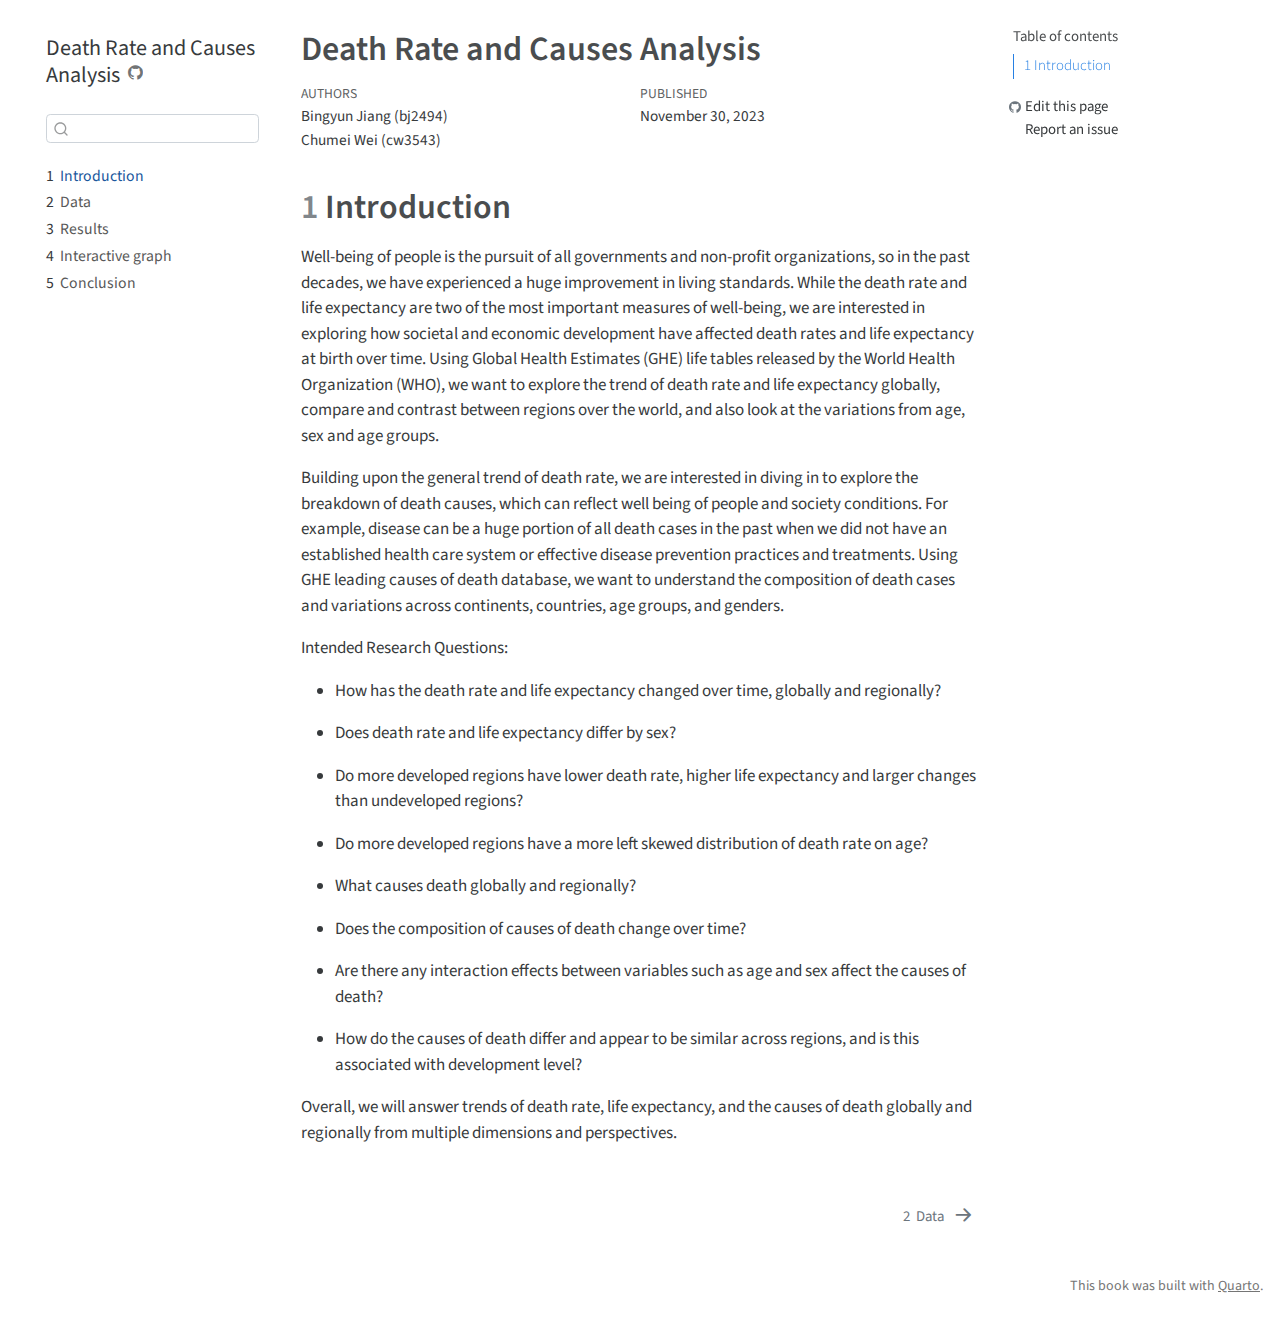
<file: docs/index.html>
<!DOCTYPE html>
<html xmlns="http://www.w3.org/1999/xhtml" lang="en" xml:lang="en"><head>

<meta charset="utf-8">
<meta name="generator" content="quarto-1.3.433">

<meta name="viewport" content="width=device-width, initial-scale=1.0, user-scalable=yes">

<meta name="author" content="Bingyun Jiang (bj2494)">
<meta name="author" content="Chumei Wei (cw3543)">
<meta name="dcterms.date" content="2023-11-30">

<title>Death Rate and Causes Analysis</title>
<style>
code{white-space: pre-wrap;}
span.smallcaps{font-variant: small-caps;}
div.columns{display: flex; gap: min(4vw, 1.5em);}
div.column{flex: auto; overflow-x: auto;}
div.hanging-indent{margin-left: 1.5em; text-indent: -1.5em;}
ul.task-list{list-style: none;}
ul.task-list li input[type="checkbox"] {
  width: 0.8em;
  margin: 0 0.8em 0.2em -1em; /* quarto-specific, see https://github.com/quarto-dev/quarto-cli/issues/4556 */ 
  vertical-align: middle;
}
</style>


<script src="site_libs/quarto-nav/quarto-nav.js"></script>
<script src="site_libs/quarto-nav/headroom.min.js"></script>
<script src="site_libs/clipboard/clipboard.min.js"></script>
<script src="site_libs/quarto-search/autocomplete.umd.js"></script>
<script src="site_libs/quarto-search/fuse.min.js"></script>
<script src="site_libs/quarto-search/quarto-search.js"></script>
<meta name="quarto:offset" content="./">
<link href="./data.html" rel="next">
<script src="site_libs/quarto-html/quarto.js"></script>
<script src="site_libs/quarto-html/popper.min.js"></script>
<script src="site_libs/quarto-html/tippy.umd.min.js"></script>
<script src="site_libs/quarto-html/anchor.min.js"></script>
<link href="site_libs/quarto-html/tippy.css" rel="stylesheet">
<link href="site_libs/quarto-html/quarto-syntax-highlighting.css" rel="stylesheet" id="quarto-text-highlighting-styles">
<script src="site_libs/bootstrap/bootstrap.min.js"></script>
<link href="site_libs/bootstrap/bootstrap-icons.css" rel="stylesheet">
<link href="site_libs/bootstrap/bootstrap.min.css" rel="stylesheet" id="quarto-bootstrap" data-mode="light">
<script id="quarto-search-options" type="application/json">{
  "location": "sidebar",
  "copy-button": false,
  "collapse-after": 3,
  "panel-placement": "start",
  "type": "textbox",
  "limit": 20,
  "language": {
    "search-no-results-text": "No results",
    "search-matching-documents-text": "matching documents",
    "search-copy-link-title": "Copy link to search",
    "search-hide-matches-text": "Hide additional matches",
    "search-more-match-text": "more match in this document",
    "search-more-matches-text": "more matches in this document",
    "search-clear-button-title": "Clear",
    "search-detached-cancel-button-title": "Cancel",
    "search-submit-button-title": "Submit",
    "search-label": "Search"
  }
}</script>


</head>

<body class="nav-sidebar floating">

<div id="quarto-search-results"></div>
  <header id="quarto-header" class="headroom fixed-top">
  <nav class="quarto-secondary-nav">
    <div class="container-fluid d-flex">
      <button type="button" class="quarto-btn-toggle btn" data-bs-toggle="collapse" data-bs-target="#quarto-sidebar,#quarto-sidebar-glass" aria-controls="quarto-sidebar" aria-expanded="false" aria-label="Toggle sidebar navigation" onclick="if (window.quartoToggleHeadroom) { window.quartoToggleHeadroom(); }">
        <i class="bi bi-layout-text-sidebar-reverse"></i>
      </button>
      <nav class="quarto-page-breadcrumbs" aria-label="breadcrumb"><ol class="breadcrumb"><li class="breadcrumb-item"><a href="./index.html"><span class="chapter-number">1</span>&nbsp; <span class="chapter-title">Introduction</span></a></li></ol></nav>
      <a class="flex-grow-1" role="button" data-bs-toggle="collapse" data-bs-target="#quarto-sidebar,#quarto-sidebar-glass" aria-controls="quarto-sidebar" aria-expanded="false" aria-label="Toggle sidebar navigation" onclick="if (window.quartoToggleHeadroom) { window.quartoToggleHeadroom(); }">      
      </a>
      <button type="button" class="btn quarto-search-button" aria-label="" onclick="window.quartoOpenSearch();">
        <i class="bi bi-search"></i>
      </button>
    </div>
  </nav>
</header>
<!-- content -->
<div id="quarto-content" class="quarto-container page-columns page-rows-contents page-layout-article">
<!-- sidebar -->
  <nav id="quarto-sidebar" class="sidebar collapse collapse-horizontal sidebar-navigation floating overflow-auto">
    <div class="pt-lg-2 mt-2 text-left sidebar-header">
    <div class="sidebar-title mb-0 py-0">
      <a href="./">Death Rate and Causes Analysis</a> 
        <div class="sidebar-tools-main">
    <a href="https://github.com/AmeliaJiang129/deathrate" rel="" title="Source Code" class="quarto-navigation-tool px-1" aria-label="Source Code"><i class="bi bi-github"></i></a>
</div>
    </div>
      </div>
        <div class="mt-2 flex-shrink-0 align-items-center">
        <div class="sidebar-search">
        <div id="quarto-search" class="" title="Search"></div>
        </div>
        </div>
    <div class="sidebar-menu-container"> 
    <ul class="list-unstyled mt-1">
        <li class="sidebar-item">
  <div class="sidebar-item-container"> 
  <a href="./index.html" class="sidebar-item-text sidebar-link active">
 <span class="menu-text"><span class="chapter-number">1</span>&nbsp; <span class="chapter-title">Introduction</span></span></a>
  </div>
</li>
        <li class="sidebar-item">
  <div class="sidebar-item-container"> 
  <a href="./data.html" class="sidebar-item-text sidebar-link">
 <span class="menu-text"><span class="chapter-number">2</span>&nbsp; <span class="chapter-title">Data</span></span></a>
  </div>
</li>
        <li class="sidebar-item">
  <div class="sidebar-item-container"> 
  <a href="./results.html" class="sidebar-item-text sidebar-link">
 <span class="menu-text"><span class="chapter-number">3</span>&nbsp; <span class="chapter-title">Results</span></span></a>
  </div>
</li>
        <li class="sidebar-item">
  <div class="sidebar-item-container"> 
  <a href="./d3graph.html" class="sidebar-item-text sidebar-link">
 <span class="menu-text"><span class="chapter-number">4</span>&nbsp; <span class="chapter-title">Interactive graph</span></span></a>
  </div>
</li>
        <li class="sidebar-item">
  <div class="sidebar-item-container"> 
  <a href="./conclusion.html" class="sidebar-item-text sidebar-link">
 <span class="menu-text"><span class="chapter-number">5</span>&nbsp; <span class="chapter-title">Conclusion</span></span></a>
  </div>
</li>
    </ul>
    </div>
</nav>
<div id="quarto-sidebar-glass" data-bs-toggle="collapse" data-bs-target="#quarto-sidebar,#quarto-sidebar-glass"></div>
<!-- margin-sidebar -->
    <div id="quarto-margin-sidebar" class="sidebar margin-sidebar">
        <nav id="TOC" role="doc-toc" class="toc-active">
    <h2 id="toc-title">Table of contents</h2>
   
  <ul>
  <li><a href="#introduction" id="toc-introduction" class="nav-link active" data-scroll-target="#introduction"><span class="header-section-number">1</span> Introduction</a></li>
  </ul>
<div class="toc-actions"><div><i class="bi bi-github"></i></div><div class="action-links"><p><a href="https://github.com/AmeliaJiang129/deathrate/edit/main/index.qmd" class="toc-action">Edit this page</a></p><p><a href="https://github.com/AmeliaJiang129/deathrate/issues/new" class="toc-action">Report an issue</a></p></div></div></nav>
    </div>
<!-- main -->
<main class="content" id="quarto-document-content">

<header id="title-block-header" class="quarto-title-block default">
<div class="quarto-title">
<h1 class="title">Death Rate and Causes Analysis</h1>
</div>



<div class="quarto-title-meta">

    <div>
    <div class="quarto-title-meta-heading">Authors</div>
    <div class="quarto-title-meta-contents">
             <p>Bingyun Jiang (bj2494) </p>
             <p>Chumei Wei (cw3543) </p>
          </div>
  </div>
    
    <div>
    <div class="quarto-title-meta-heading">Published</div>
    <div class="quarto-title-meta-contents">
      <p class="date">November 30, 2023</p>
    </div>
  </div>
  
    
  </div>
  

</header>

<section id="introduction" class="level1" data-number="1">
<h1 data-number="1"><span class="header-section-number">1</span> Introduction</h1>
<p>Well-being of people is the pursuit of all governments and non-profit organizations, so in the past decades, we have experienced a huge improvement in living standards. While the death rate and life expectancy are two of the most important measures of well-being, we are interested in exploring how societal and economic development have affected death rates and life expectancy at birth over time. Using Global Health Estimates (GHE) life tables released by the World Health Organization (WHO), we want to explore the trend of death rate and life expectancy globally, compare and contrast between regions over the world, and also look at the variations from age, sex and age groups.</p>
<p>Building upon the general trend of death rate, we are interested in diving in to explore the breakdown of death causes, which can reflect well being of people and society conditions. For example, disease can be a huge portion of all death cases in the past when we did not have an established health care system or effective disease prevention practices and treatments. Using GHE leading causes of death database, we want to understand the composition of death cases and variations across continents, countries, age groups, and genders.</p>
<p>Intended Research Questions:</p>
<ul>
<li><p>How has the death rate and life expectancy changed over time, globally and regionally?</p></li>
<li><p>Does death rate and life expectancy differ by sex?</p></li>
<li><p>Do more developed regions have lower death rate, higher life expectancy and larger changes than undeveloped regions?</p></li>
<li><p>Do more developed regions have a more left skewed distribution of death rate on age?</p></li>
<li><p>What causes death globally and regionally?</p></li>
<li><p>Does the composition of causes of death change over time?</p></li>
<li><p>Are there any interaction effects between variables such as age and sex affect the causes of death?</p></li>
<li><p>How do the causes of death differ and appear to be similar across regions, and is this associated with development level?</p></li>
</ul>
<p>Overall, we will answer trends of death rate, life expectancy, and the causes of death globally and regionally from multiple dimensions and perspectives.</p>


</section>

</main> <!-- /main -->
<script id="quarto-html-after-body" type="application/javascript">
window.document.addEventListener("DOMContentLoaded", function (event) {
  const toggleBodyColorMode = (bsSheetEl) => {
    const mode = bsSheetEl.getAttribute("data-mode");
    const bodyEl = window.document.querySelector("body");
    if (mode === "dark") {
      bodyEl.classList.add("quarto-dark");
      bodyEl.classList.remove("quarto-light");
    } else {
      bodyEl.classList.add("quarto-light");
      bodyEl.classList.remove("quarto-dark");
    }
  }
  const toggleBodyColorPrimary = () => {
    const bsSheetEl = window.document.querySelector("link#quarto-bootstrap");
    if (bsSheetEl) {
      toggleBodyColorMode(bsSheetEl);
    }
  }
  toggleBodyColorPrimary();  
  const icon = "";
  const anchorJS = new window.AnchorJS();
  anchorJS.options = {
    placement: 'right',
    icon: icon
  };
  anchorJS.add('.anchored');
  const isCodeAnnotation = (el) => {
    for (const clz of el.classList) {
      if (clz.startsWith('code-annotation-')) {                     
        return true;
      }
    }
    return false;
  }
  const clipboard = new window.ClipboardJS('.code-copy-button', {
    text: function(trigger) {
      const codeEl = trigger.previousElementSibling.cloneNode(true);
      for (const childEl of codeEl.children) {
        if (isCodeAnnotation(childEl)) {
          childEl.remove();
        }
      }
      return codeEl.innerText;
    }
  });
  clipboard.on('success', function(e) {
    // button target
    const button = e.trigger;
    // don't keep focus
    button.blur();
    // flash "checked"
    button.classList.add('code-copy-button-checked');
    var currentTitle = button.getAttribute("title");
    button.setAttribute("title", "Copied!");
    let tooltip;
    if (window.bootstrap) {
      button.setAttribute("data-bs-toggle", "tooltip");
      button.setAttribute("data-bs-placement", "left");
      button.setAttribute("data-bs-title", "Copied!");
      tooltip = new bootstrap.Tooltip(button, 
        { trigger: "manual", 
          customClass: "code-copy-button-tooltip",
          offset: [0, -8]});
      tooltip.show();    
    }
    setTimeout(function() {
      if (tooltip) {
        tooltip.hide();
        button.removeAttribute("data-bs-title");
        button.removeAttribute("data-bs-toggle");
        button.removeAttribute("data-bs-placement");
      }
      button.setAttribute("title", currentTitle);
      button.classList.remove('code-copy-button-checked');
    }, 1000);
    // clear code selection
    e.clearSelection();
  });
  function tippyHover(el, contentFn) {
    const config = {
      allowHTML: true,
      content: contentFn,
      maxWidth: 500,
      delay: 100,
      arrow: false,
      appendTo: function(el) {
          return el.parentElement;
      },
      interactive: true,
      interactiveBorder: 10,
      theme: 'quarto',
      placement: 'bottom-start'
    };
    window.tippy(el, config); 
  }
  const noterefs = window.document.querySelectorAll('a[role="doc-noteref"]');
  for (var i=0; i<noterefs.length; i++) {
    const ref = noterefs[i];
    tippyHover(ref, function() {
      // use id or data attribute instead here
      let href = ref.getAttribute('data-footnote-href') || ref.getAttribute('href');
      try { href = new URL(href).hash; } catch {}
      const id = href.replace(/^#\/?/, "");
      const note = window.document.getElementById(id);
      return note.innerHTML;
    });
  }
      let selectedAnnoteEl;
      const selectorForAnnotation = ( cell, annotation) => {
        let cellAttr = 'data-code-cell="' + cell + '"';
        let lineAttr = 'data-code-annotation="' +  annotation + '"';
        const selector = 'span[' + cellAttr + '][' + lineAttr + ']';
        return selector;
      }
      const selectCodeLines = (annoteEl) => {
        const doc = window.document;
        const targetCell = annoteEl.getAttribute("data-target-cell");
        const targetAnnotation = annoteEl.getAttribute("data-target-annotation");
        const annoteSpan = window.document.querySelector(selectorForAnnotation(targetCell, targetAnnotation));
        const lines = annoteSpan.getAttribute("data-code-lines").split(",");
        const lineIds = lines.map((line) => {
          return targetCell + "-" + line;
        })
        let top = null;
        let height = null;
        let parent = null;
        if (lineIds.length > 0) {
            //compute the position of the single el (top and bottom and make a div)
            const el = window.document.getElementById(lineIds[0]);
            top = el.offsetTop;
            height = el.offsetHeight;
            parent = el.parentElement.parentElement;
          if (lineIds.length > 1) {
            const lastEl = window.document.getElementById(lineIds[lineIds.length - 1]);
            const bottom = lastEl.offsetTop + lastEl.offsetHeight;
            height = bottom - top;
          }
          if (top !== null && height !== null && parent !== null) {
            // cook up a div (if necessary) and position it 
            let div = window.document.getElementById("code-annotation-line-highlight");
            if (div === null) {
              div = window.document.createElement("div");
              div.setAttribute("id", "code-annotation-line-highlight");
              div.style.position = 'absolute';
              parent.appendChild(div);
            }
            div.style.top = top - 2 + "px";
            div.style.height = height + 4 + "px";
            let gutterDiv = window.document.getElementById("code-annotation-line-highlight-gutter");
            if (gutterDiv === null) {
              gutterDiv = window.document.createElement("div");
              gutterDiv.setAttribute("id", "code-annotation-line-highlight-gutter");
              gutterDiv.style.position = 'absolute';
              const codeCell = window.document.getElementById(targetCell);
              const gutter = codeCell.querySelector('.code-annotation-gutter');
              gutter.appendChild(gutterDiv);
            }
            gutterDiv.style.top = top - 2 + "px";
            gutterDiv.style.height = height + 4 + "px";
          }
          selectedAnnoteEl = annoteEl;
        }
      };
      const unselectCodeLines = () => {
        const elementsIds = ["code-annotation-line-highlight", "code-annotation-line-highlight-gutter"];
        elementsIds.forEach((elId) => {
          const div = window.document.getElementById(elId);
          if (div) {
            div.remove();
          }
        });
        selectedAnnoteEl = undefined;
      };
      // Attach click handler to the DT
      const annoteDls = window.document.querySelectorAll('dt[data-target-cell]');
      for (const annoteDlNode of annoteDls) {
        annoteDlNode.addEventListener('click', (event) => {
          const clickedEl = event.target;
          if (clickedEl !== selectedAnnoteEl) {
            unselectCodeLines();
            const activeEl = window.document.querySelector('dt[data-target-cell].code-annotation-active');
            if (activeEl) {
              activeEl.classList.remove('code-annotation-active');
            }
            selectCodeLines(clickedEl);
            clickedEl.classList.add('code-annotation-active');
          } else {
            // Unselect the line
            unselectCodeLines();
            clickedEl.classList.remove('code-annotation-active');
          }
        });
      }
  const findCites = (el) => {
    const parentEl = el.parentElement;
    if (parentEl) {
      const cites = parentEl.dataset.cites;
      if (cites) {
        return {
          el,
          cites: cites.split(' ')
        };
      } else {
        return findCites(el.parentElement)
      }
    } else {
      return undefined;
    }
  };
  var bibliorefs = window.document.querySelectorAll('a[role="doc-biblioref"]');
  for (var i=0; i<bibliorefs.length; i++) {
    const ref = bibliorefs[i];
    const citeInfo = findCites(ref);
    if (citeInfo) {
      tippyHover(citeInfo.el, function() {
        var popup = window.document.createElement('div');
        citeInfo.cites.forEach(function(cite) {
          var citeDiv = window.document.createElement('div');
          citeDiv.classList.add('hanging-indent');
          citeDiv.classList.add('csl-entry');
          var biblioDiv = window.document.getElementById('ref-' + cite);
          if (biblioDiv) {
            citeDiv.innerHTML = biblioDiv.innerHTML;
          }
          popup.appendChild(citeDiv);
        });
        return popup.innerHTML;
      });
    }
  }
});
</script>
<nav class="page-navigation">
  <div class="nav-page nav-page-previous">
  </div>
  <div class="nav-page nav-page-next">
      <a href="./data.html" class="pagination-link">
        <span class="nav-page-text"><span class="chapter-number">2</span>&nbsp; <span class="chapter-title">Data</span></span> <i class="bi bi-arrow-right-short"></i>
      </a>
  </div>
</nav>
</div> <!-- /content -->
<footer class="footer">
  <div class="nav-footer">
    <div class="nav-footer-left">
      &nbsp;
    </div>   
    <div class="nav-footer-center">
      &nbsp;
    </div>
    <div class="nav-footer-right">This book was built with <a href="https://quarto.org/">Quarto</a>.</div>
  </div>
</footer>



</body></html>
</file>
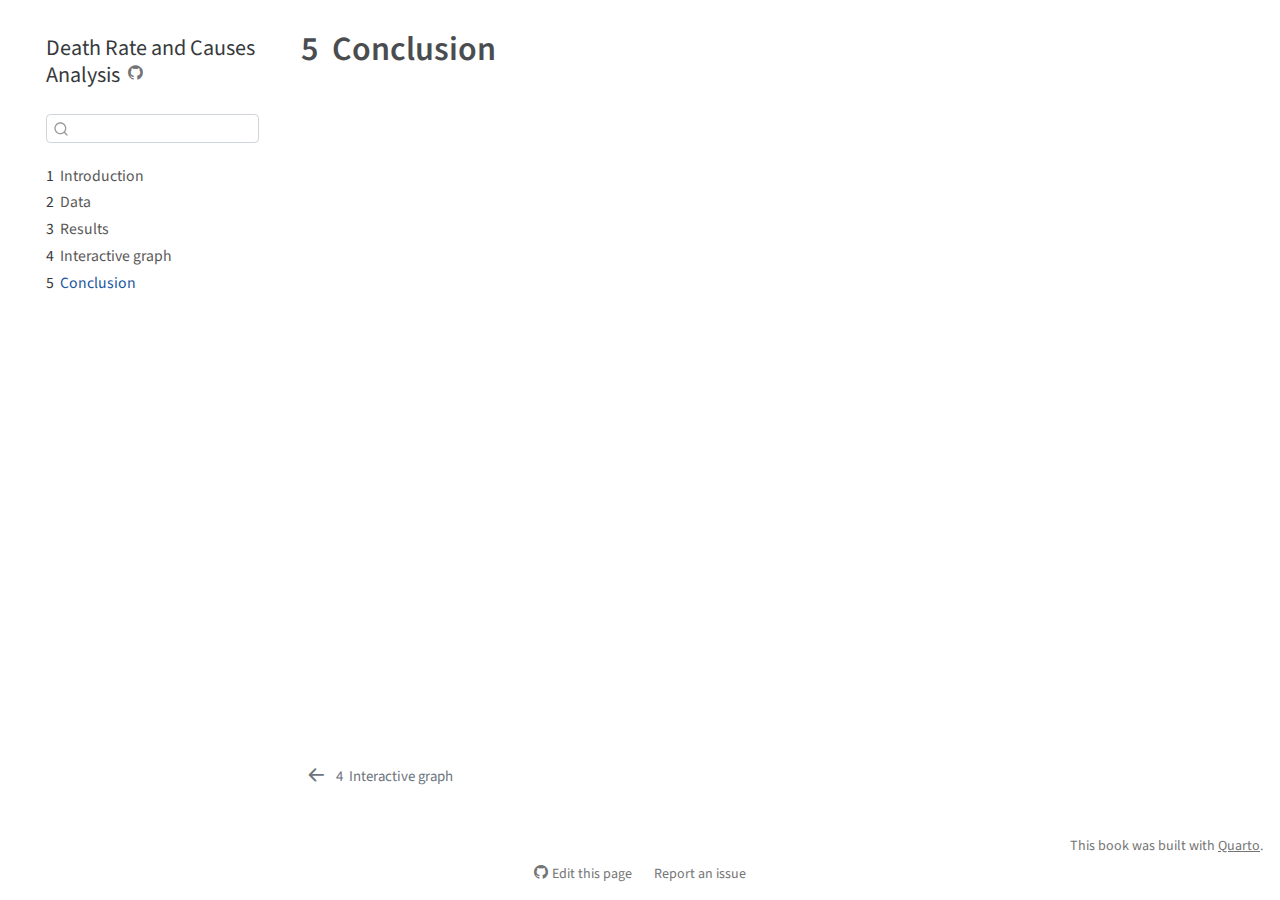
<file: docs/conclusion.html>
<!DOCTYPE html>
<html xmlns="http://www.w3.org/1999/xhtml" lang="en" xml:lang="en"><head>

<meta charset="utf-8">
<meta name="generator" content="quarto-1.3.433">

<meta name="viewport" content="width=device-width, initial-scale=1.0, user-scalable=yes">


<title>Death Rate and Causes Analysis - 5&nbsp; Conclusion</title>
<style>
code{white-space: pre-wrap;}
span.smallcaps{font-variant: small-caps;}
div.columns{display: flex; gap: min(4vw, 1.5em);}
div.column{flex: auto; overflow-x: auto;}
div.hanging-indent{margin-left: 1.5em; text-indent: -1.5em;}
ul.task-list{list-style: none;}
ul.task-list li input[type="checkbox"] {
  width: 0.8em;
  margin: 0 0.8em 0.2em -1em; /* quarto-specific, see https://github.com/quarto-dev/quarto-cli/issues/4556 */ 
  vertical-align: middle;
}
</style>


<script src="site_libs/quarto-nav/quarto-nav.js"></script>
<script src="site_libs/quarto-nav/headroom.min.js"></script>
<script src="site_libs/clipboard/clipboard.min.js"></script>
<script src="site_libs/quarto-search/autocomplete.umd.js"></script>
<script src="site_libs/quarto-search/fuse.min.js"></script>
<script src="site_libs/quarto-search/quarto-search.js"></script>
<meta name="quarto:offset" content="./">
<link href="./d3graph.html" rel="prev">
<script src="site_libs/quarto-html/quarto.js"></script>
<script src="site_libs/quarto-html/popper.min.js"></script>
<script src="site_libs/quarto-html/tippy.umd.min.js"></script>
<script src="site_libs/quarto-html/anchor.min.js"></script>
<link href="site_libs/quarto-html/tippy.css" rel="stylesheet">
<link href="site_libs/quarto-html/quarto-syntax-highlighting.css" rel="stylesheet" id="quarto-text-highlighting-styles">
<script src="site_libs/bootstrap/bootstrap.min.js"></script>
<link href="site_libs/bootstrap/bootstrap-icons.css" rel="stylesheet">
<link href="site_libs/bootstrap/bootstrap.min.css" rel="stylesheet" id="quarto-bootstrap" data-mode="light">
<script id="quarto-search-options" type="application/json">{
  "location": "sidebar",
  "copy-button": false,
  "collapse-after": 3,
  "panel-placement": "start",
  "type": "textbox",
  "limit": 20,
  "language": {
    "search-no-results-text": "No results",
    "search-matching-documents-text": "matching documents",
    "search-copy-link-title": "Copy link to search",
    "search-hide-matches-text": "Hide additional matches",
    "search-more-match-text": "more match in this document",
    "search-more-matches-text": "more matches in this document",
    "search-clear-button-title": "Clear",
    "search-detached-cancel-button-title": "Cancel",
    "search-submit-button-title": "Submit",
    "search-label": "Search"
  }
}</script>


</head>

<body class="nav-sidebar floating">

<div id="quarto-search-results"></div>
  <header id="quarto-header" class="headroom fixed-top">
  <nav class="quarto-secondary-nav">
    <div class="container-fluid d-flex">
      <button type="button" class="quarto-btn-toggle btn" data-bs-toggle="collapse" data-bs-target="#quarto-sidebar,#quarto-sidebar-glass" aria-controls="quarto-sidebar" aria-expanded="false" aria-label="Toggle sidebar navigation" onclick="if (window.quartoToggleHeadroom) { window.quartoToggleHeadroom(); }">
        <i class="bi bi-layout-text-sidebar-reverse"></i>
      </button>
      <nav class="quarto-page-breadcrumbs" aria-label="breadcrumb"><ol class="breadcrumb"><li class="breadcrumb-item"><a href="./conclusion.html"><span class="chapter-number">5</span>&nbsp; <span class="chapter-title">Conclusion</span></a></li></ol></nav>
      <a class="flex-grow-1" role="button" data-bs-toggle="collapse" data-bs-target="#quarto-sidebar,#quarto-sidebar-glass" aria-controls="quarto-sidebar" aria-expanded="false" aria-label="Toggle sidebar navigation" onclick="if (window.quartoToggleHeadroom) { window.quartoToggleHeadroom(); }">      
      </a>
      <button type="button" class="btn quarto-search-button" aria-label="" onclick="window.quartoOpenSearch();">
        <i class="bi bi-search"></i>
      </button>
    </div>
  </nav>
</header>
<!-- content -->
<div id="quarto-content" class="quarto-container page-columns page-rows-contents page-layout-article">
<!-- sidebar -->
  <nav id="quarto-sidebar" class="sidebar collapse collapse-horizontal sidebar-navigation floating overflow-auto">
    <div class="pt-lg-2 mt-2 text-left sidebar-header">
    <div class="sidebar-title mb-0 py-0">
      <a href="./">Death Rate and Causes Analysis</a> 
        <div class="sidebar-tools-main">
    <a href="https://github.com/AmeliaJiang129/deathrate" rel="" title="Source Code" class="quarto-navigation-tool px-1" aria-label="Source Code"><i class="bi bi-github"></i></a>
</div>
    </div>
      </div>
        <div class="mt-2 flex-shrink-0 align-items-center">
        <div class="sidebar-search">
        <div id="quarto-search" class="" title="Search"></div>
        </div>
        </div>
    <div class="sidebar-menu-container"> 
    <ul class="list-unstyled mt-1">
        <li class="sidebar-item">
  <div class="sidebar-item-container"> 
  <a href="./index.html" class="sidebar-item-text sidebar-link">
 <span class="menu-text"><span class="chapter-number">1</span>&nbsp; <span class="chapter-title">Introduction</span></span></a>
  </div>
</li>
        <li class="sidebar-item">
  <div class="sidebar-item-container"> 
  <a href="./data.html" class="sidebar-item-text sidebar-link">
 <span class="menu-text"><span class="chapter-number">2</span>&nbsp; <span class="chapter-title">Data</span></span></a>
  </div>
</li>
        <li class="sidebar-item">
  <div class="sidebar-item-container"> 
  <a href="./results.html" class="sidebar-item-text sidebar-link">
 <span class="menu-text"><span class="chapter-number">3</span>&nbsp; <span class="chapter-title">Results</span></span></a>
  </div>
</li>
        <li class="sidebar-item">
  <div class="sidebar-item-container"> 
  <a href="./d3graph.html" class="sidebar-item-text sidebar-link">
 <span class="menu-text"><span class="chapter-number">4</span>&nbsp; <span class="chapter-title">Interactive graph</span></span></a>
  </div>
</li>
        <li class="sidebar-item">
  <div class="sidebar-item-container"> 
  <a href="./conclusion.html" class="sidebar-item-text sidebar-link active">
 <span class="menu-text"><span class="chapter-number">5</span>&nbsp; <span class="chapter-title">Conclusion</span></span></a>
  </div>
</li>
    </ul>
    </div>
</nav>
<div id="quarto-sidebar-glass" data-bs-toggle="collapse" data-bs-target="#quarto-sidebar,#quarto-sidebar-glass"></div>
<!-- margin-sidebar -->
    <div id="quarto-margin-sidebar" class="sidebar margin-sidebar">
        
    </div>
<!-- main -->
<main class="content" id="quarto-document-content">

<header id="title-block-header" class="quarto-title-block default">
<div class="quarto-title">
<h1 class="title"><span class="chapter-number">5</span>&nbsp; <span class="chapter-title">Conclusion</span></h1>
</div>



<div class="quarto-title-meta">

    
  
    
  </div>
  

</header>




</main> <!-- /main -->
<script id="quarto-html-after-body" type="application/javascript">
window.document.addEventListener("DOMContentLoaded", function (event) {
  const toggleBodyColorMode = (bsSheetEl) => {
    const mode = bsSheetEl.getAttribute("data-mode");
    const bodyEl = window.document.querySelector("body");
    if (mode === "dark") {
      bodyEl.classList.add("quarto-dark");
      bodyEl.classList.remove("quarto-light");
    } else {
      bodyEl.classList.add("quarto-light");
      bodyEl.classList.remove("quarto-dark");
    }
  }
  const toggleBodyColorPrimary = () => {
    const bsSheetEl = window.document.querySelector("link#quarto-bootstrap");
    if (bsSheetEl) {
      toggleBodyColorMode(bsSheetEl);
    }
  }
  toggleBodyColorPrimary();  
  const icon = "";
  const anchorJS = new window.AnchorJS();
  anchorJS.options = {
    placement: 'right',
    icon: icon
  };
  anchorJS.add('.anchored');
  const isCodeAnnotation = (el) => {
    for (const clz of el.classList) {
      if (clz.startsWith('code-annotation-')) {                     
        return true;
      }
    }
    return false;
  }
  const clipboard = new window.ClipboardJS('.code-copy-button', {
    text: function(trigger) {
      const codeEl = trigger.previousElementSibling.cloneNode(true);
      for (const childEl of codeEl.children) {
        if (isCodeAnnotation(childEl)) {
          childEl.remove();
        }
      }
      return codeEl.innerText;
    }
  });
  clipboard.on('success', function(e) {
    // button target
    const button = e.trigger;
    // don't keep focus
    button.blur();
    // flash "checked"
    button.classList.add('code-copy-button-checked');
    var currentTitle = button.getAttribute("title");
    button.setAttribute("title", "Copied!");
    let tooltip;
    if (window.bootstrap) {
      button.setAttribute("data-bs-toggle", "tooltip");
      button.setAttribute("data-bs-placement", "left");
      button.setAttribute("data-bs-title", "Copied!");
      tooltip = new bootstrap.Tooltip(button, 
        { trigger: "manual", 
          customClass: "code-copy-button-tooltip",
          offset: [0, -8]});
      tooltip.show();    
    }
    setTimeout(function() {
      if (tooltip) {
        tooltip.hide();
        button.removeAttribute("data-bs-title");
        button.removeAttribute("data-bs-toggle");
        button.removeAttribute("data-bs-placement");
      }
      button.setAttribute("title", currentTitle);
      button.classList.remove('code-copy-button-checked');
    }, 1000);
    // clear code selection
    e.clearSelection();
  });
  function tippyHover(el, contentFn) {
    const config = {
      allowHTML: true,
      content: contentFn,
      maxWidth: 500,
      delay: 100,
      arrow: false,
      appendTo: function(el) {
          return el.parentElement;
      },
      interactive: true,
      interactiveBorder: 10,
      theme: 'quarto',
      placement: 'bottom-start'
    };
    window.tippy(el, config); 
  }
  const noterefs = window.document.querySelectorAll('a[role="doc-noteref"]');
  for (var i=0; i<noterefs.length; i++) {
    const ref = noterefs[i];
    tippyHover(ref, function() {
      // use id or data attribute instead here
      let href = ref.getAttribute('data-footnote-href') || ref.getAttribute('href');
      try { href = new URL(href).hash; } catch {}
      const id = href.replace(/^#\/?/, "");
      const note = window.document.getElementById(id);
      return note.innerHTML;
    });
  }
      let selectedAnnoteEl;
      const selectorForAnnotation = ( cell, annotation) => {
        let cellAttr = 'data-code-cell="' + cell + '"';
        let lineAttr = 'data-code-annotation="' +  annotation + '"';
        const selector = 'span[' + cellAttr + '][' + lineAttr + ']';
        return selector;
      }
      const selectCodeLines = (annoteEl) => {
        const doc = window.document;
        const targetCell = annoteEl.getAttribute("data-target-cell");
        const targetAnnotation = annoteEl.getAttribute("data-target-annotation");
        const annoteSpan = window.document.querySelector(selectorForAnnotation(targetCell, targetAnnotation));
        const lines = annoteSpan.getAttribute("data-code-lines").split(",");
        const lineIds = lines.map((line) => {
          return targetCell + "-" + line;
        })
        let top = null;
        let height = null;
        let parent = null;
        if (lineIds.length > 0) {
            //compute the position of the single el (top and bottom and make a div)
            const el = window.document.getElementById(lineIds[0]);
            top = el.offsetTop;
            height = el.offsetHeight;
            parent = el.parentElement.parentElement;
          if (lineIds.length > 1) {
            const lastEl = window.document.getElementById(lineIds[lineIds.length - 1]);
            const bottom = lastEl.offsetTop + lastEl.offsetHeight;
            height = bottom - top;
          }
          if (top !== null && height !== null && parent !== null) {
            // cook up a div (if necessary) and position it 
            let div = window.document.getElementById("code-annotation-line-highlight");
            if (div === null) {
              div = window.document.createElement("div");
              div.setAttribute("id", "code-annotation-line-highlight");
              div.style.position = 'absolute';
              parent.appendChild(div);
            }
            div.style.top = top - 2 + "px";
            div.style.height = height + 4 + "px";
            let gutterDiv = window.document.getElementById("code-annotation-line-highlight-gutter");
            if (gutterDiv === null) {
              gutterDiv = window.document.createElement("div");
              gutterDiv.setAttribute("id", "code-annotation-line-highlight-gutter");
              gutterDiv.style.position = 'absolute';
              const codeCell = window.document.getElementById(targetCell);
              const gutter = codeCell.querySelector('.code-annotation-gutter');
              gutter.appendChild(gutterDiv);
            }
            gutterDiv.style.top = top - 2 + "px";
            gutterDiv.style.height = height + 4 + "px";
          }
          selectedAnnoteEl = annoteEl;
        }
      };
      const unselectCodeLines = () => {
        const elementsIds = ["code-annotation-line-highlight", "code-annotation-line-highlight-gutter"];
        elementsIds.forEach((elId) => {
          const div = window.document.getElementById(elId);
          if (div) {
            div.remove();
          }
        });
        selectedAnnoteEl = undefined;
      };
      // Attach click handler to the DT
      const annoteDls = window.document.querySelectorAll('dt[data-target-cell]');
      for (const annoteDlNode of annoteDls) {
        annoteDlNode.addEventListener('click', (event) => {
          const clickedEl = event.target;
          if (clickedEl !== selectedAnnoteEl) {
            unselectCodeLines();
            const activeEl = window.document.querySelector('dt[data-target-cell].code-annotation-active');
            if (activeEl) {
              activeEl.classList.remove('code-annotation-active');
            }
            selectCodeLines(clickedEl);
            clickedEl.classList.add('code-annotation-active');
          } else {
            // Unselect the line
            unselectCodeLines();
            clickedEl.classList.remove('code-annotation-active');
          }
        });
      }
  const findCites = (el) => {
    const parentEl = el.parentElement;
    if (parentEl) {
      const cites = parentEl.dataset.cites;
      if (cites) {
        return {
          el,
          cites: cites.split(' ')
        };
      } else {
        return findCites(el.parentElement)
      }
    } else {
      return undefined;
    }
  };
  var bibliorefs = window.document.querySelectorAll('a[role="doc-biblioref"]');
  for (var i=0; i<bibliorefs.length; i++) {
    const ref = bibliorefs[i];
    const citeInfo = findCites(ref);
    if (citeInfo) {
      tippyHover(citeInfo.el, function() {
        var popup = window.document.createElement('div');
        citeInfo.cites.forEach(function(cite) {
          var citeDiv = window.document.createElement('div');
          citeDiv.classList.add('hanging-indent');
          citeDiv.classList.add('csl-entry');
          var biblioDiv = window.document.getElementById('ref-' + cite);
          if (biblioDiv) {
            citeDiv.innerHTML = biblioDiv.innerHTML;
          }
          popup.appendChild(citeDiv);
        });
        return popup.innerHTML;
      });
    }
  }
});
</script>
<nav class="page-navigation">
  <div class="nav-page nav-page-previous">
      <a href="./d3graph.html" class="pagination-link">
        <i class="bi bi-arrow-left-short"></i> <span class="nav-page-text"><span class="chapter-number">4</span>&nbsp; <span class="chapter-title">Interactive graph</span></span>
      </a>          
  </div>
  <div class="nav-page nav-page-next">
  </div>
</nav>
</div> <!-- /content -->
<footer class="footer">
  <div class="nav-footer">
    <div class="nav-footer-left">
      &nbsp;
    </div>   
    <div class="nav-footer-center">
      &nbsp;
    <div class="toc-actions"><div><i class="bi bi-github"></i></div><div class="action-links"><p><a href="https://github.com/AmeliaJiang129/deathrate/edit/main/conclusion.qmd" class="toc-action">Edit this page</a></p><p><a href="https://github.com/AmeliaJiang129/deathrate/issues/new" class="toc-action">Report an issue</a></p></div></div></div>
    <div class="nav-footer-right">This book was built with <a href="https://quarto.org/">Quarto</a>.</div>
  </div>
</footer>



</body></html>
</file>
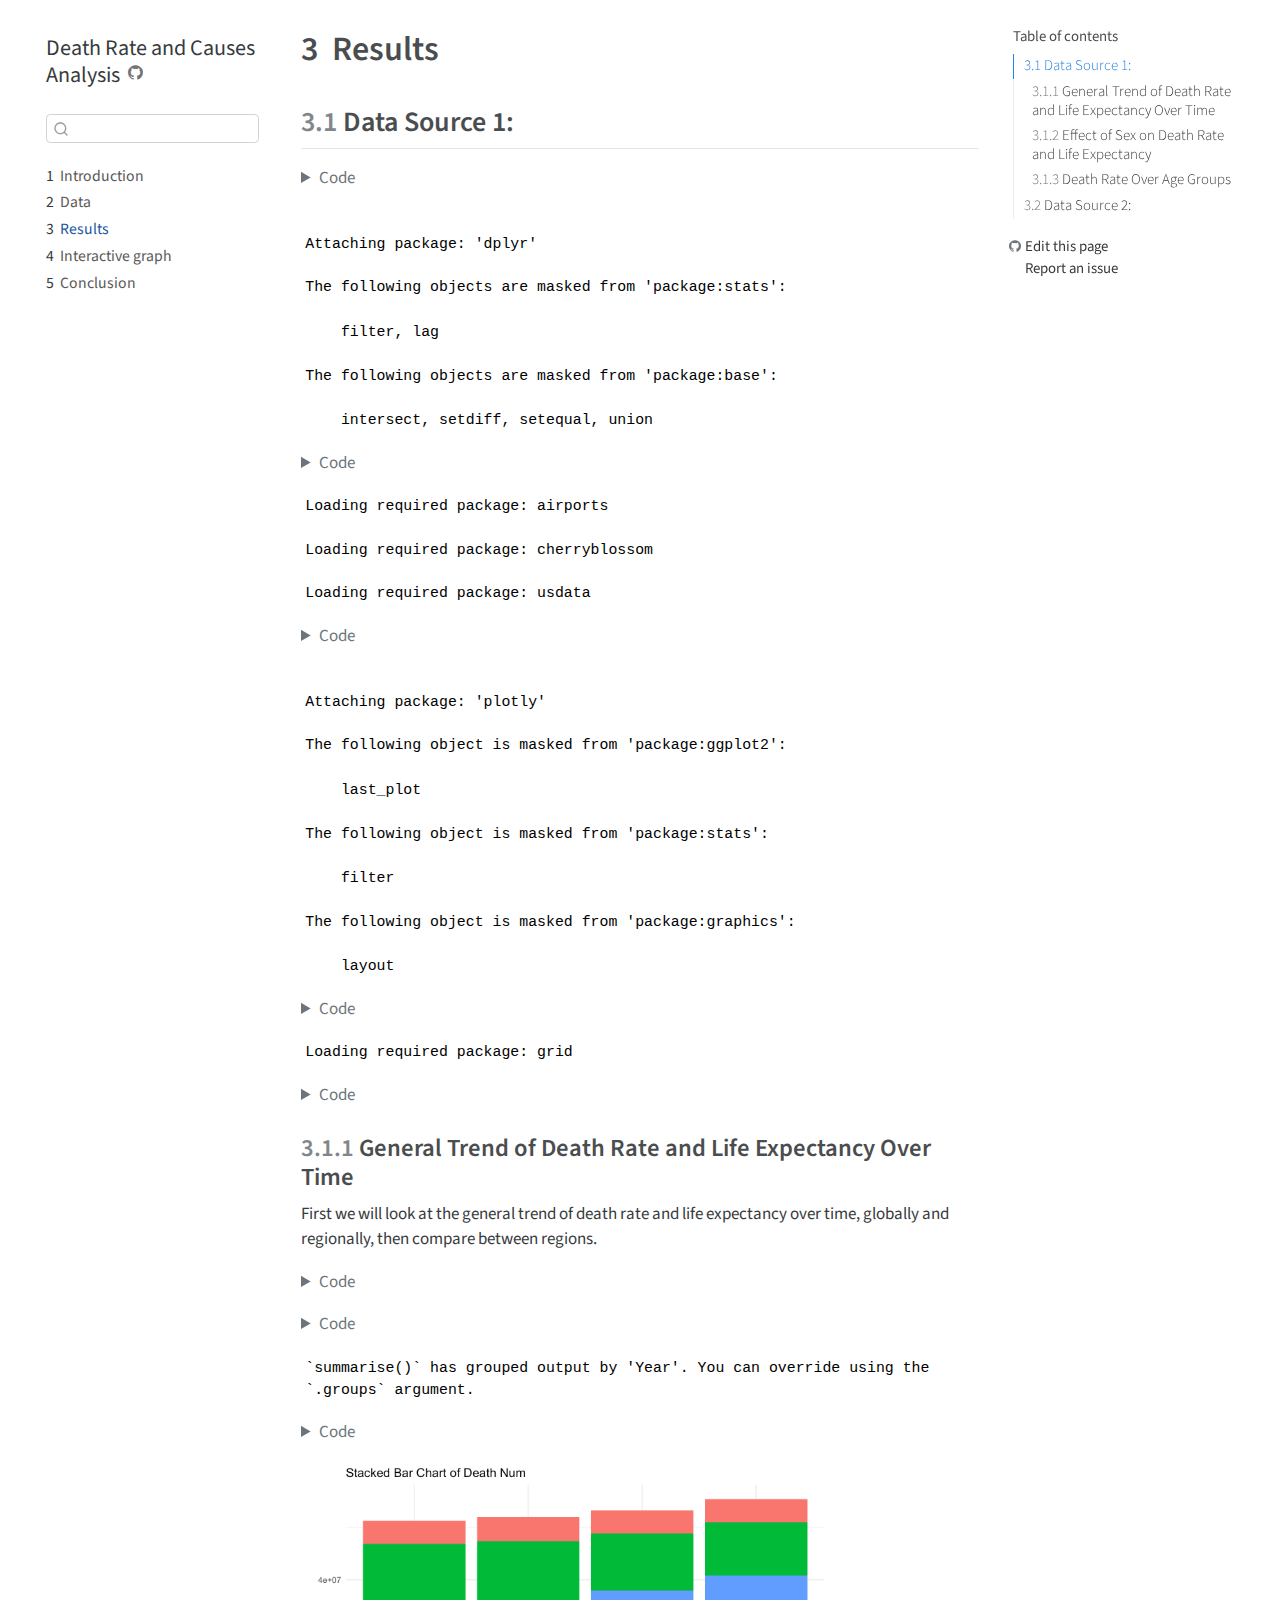
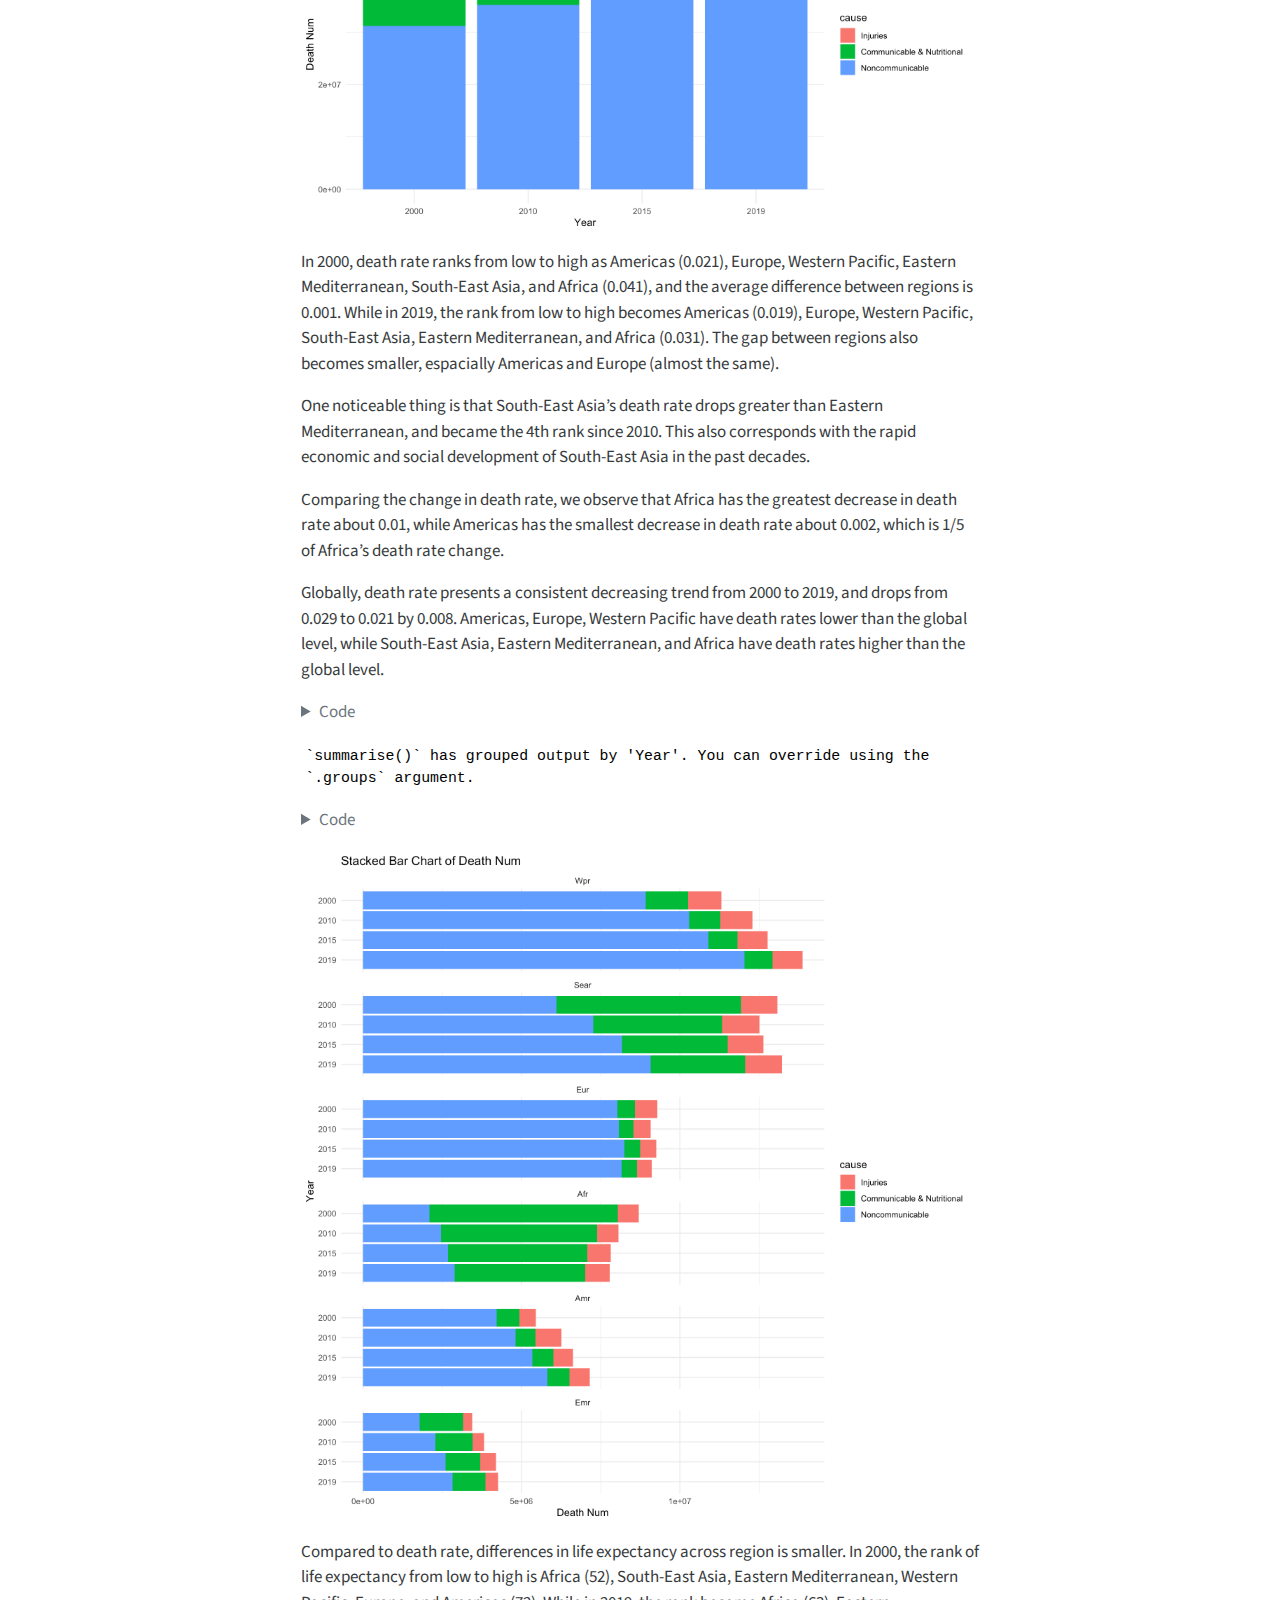
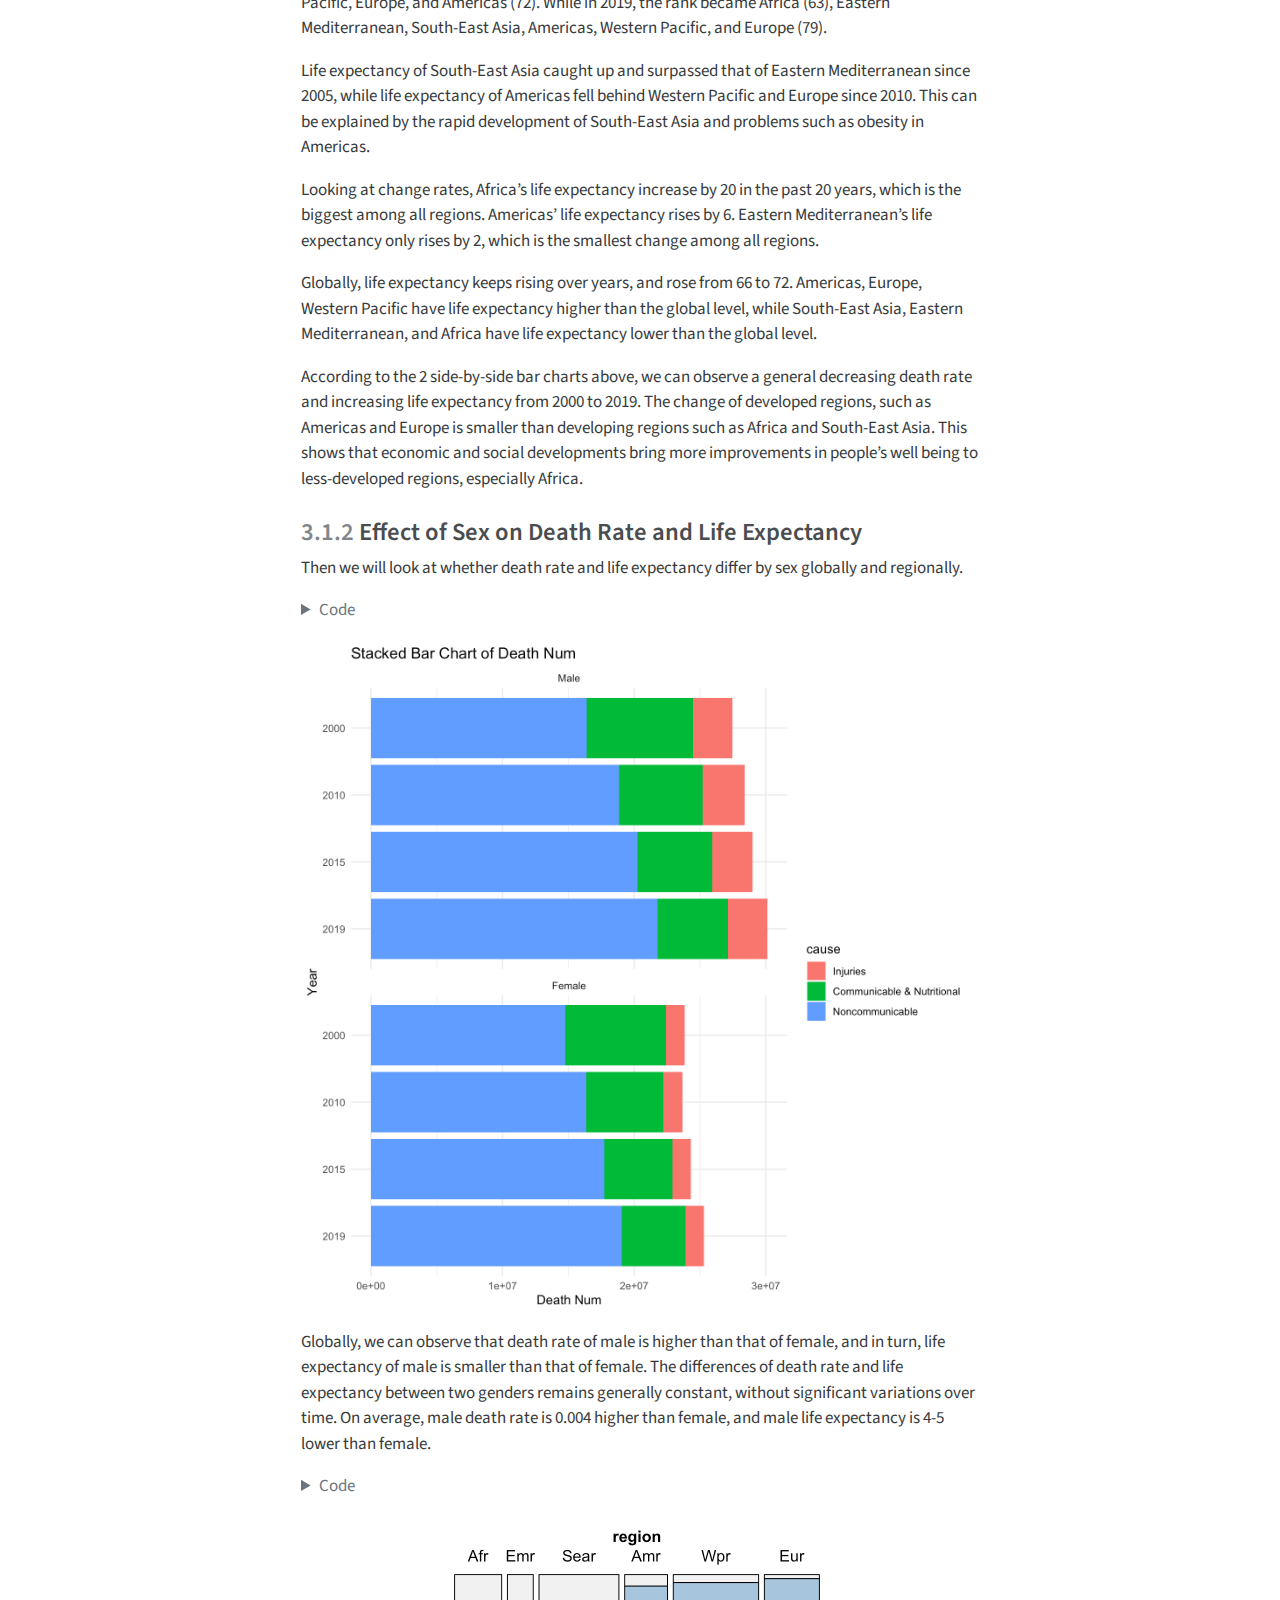
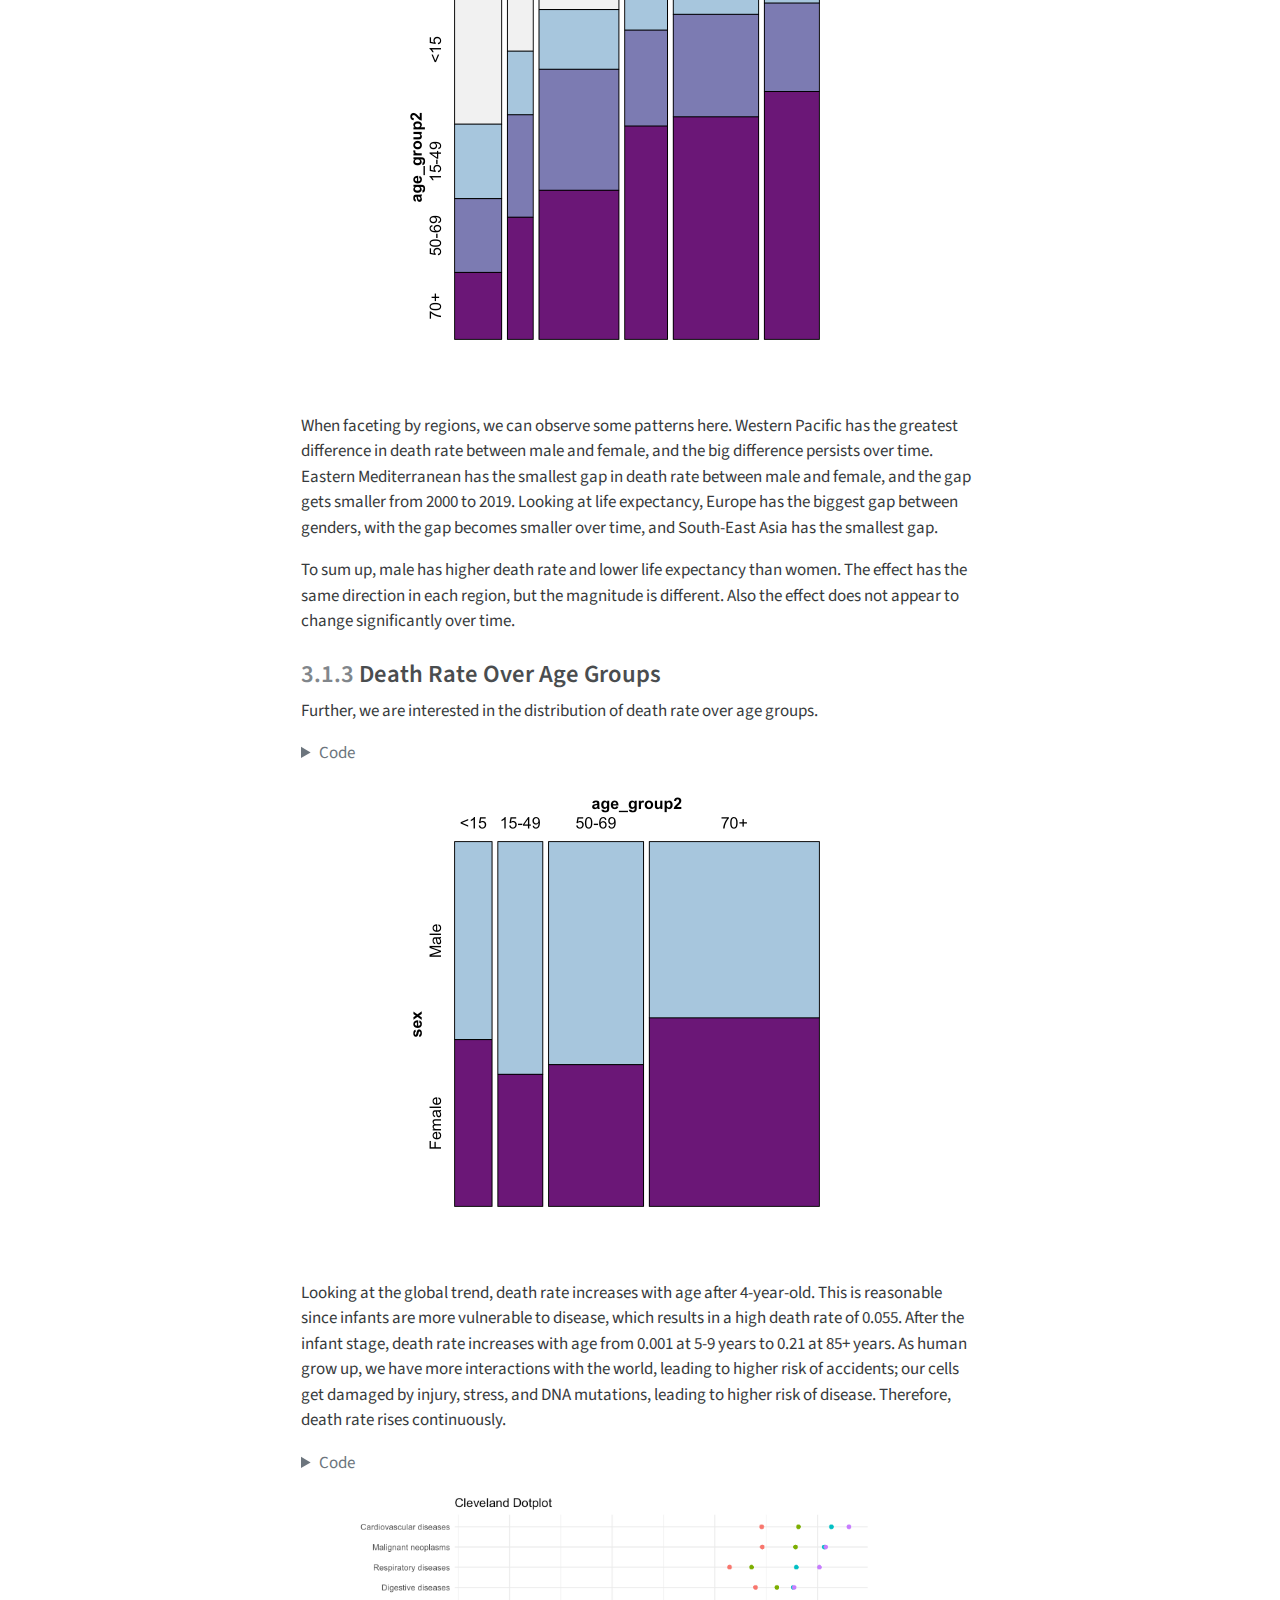
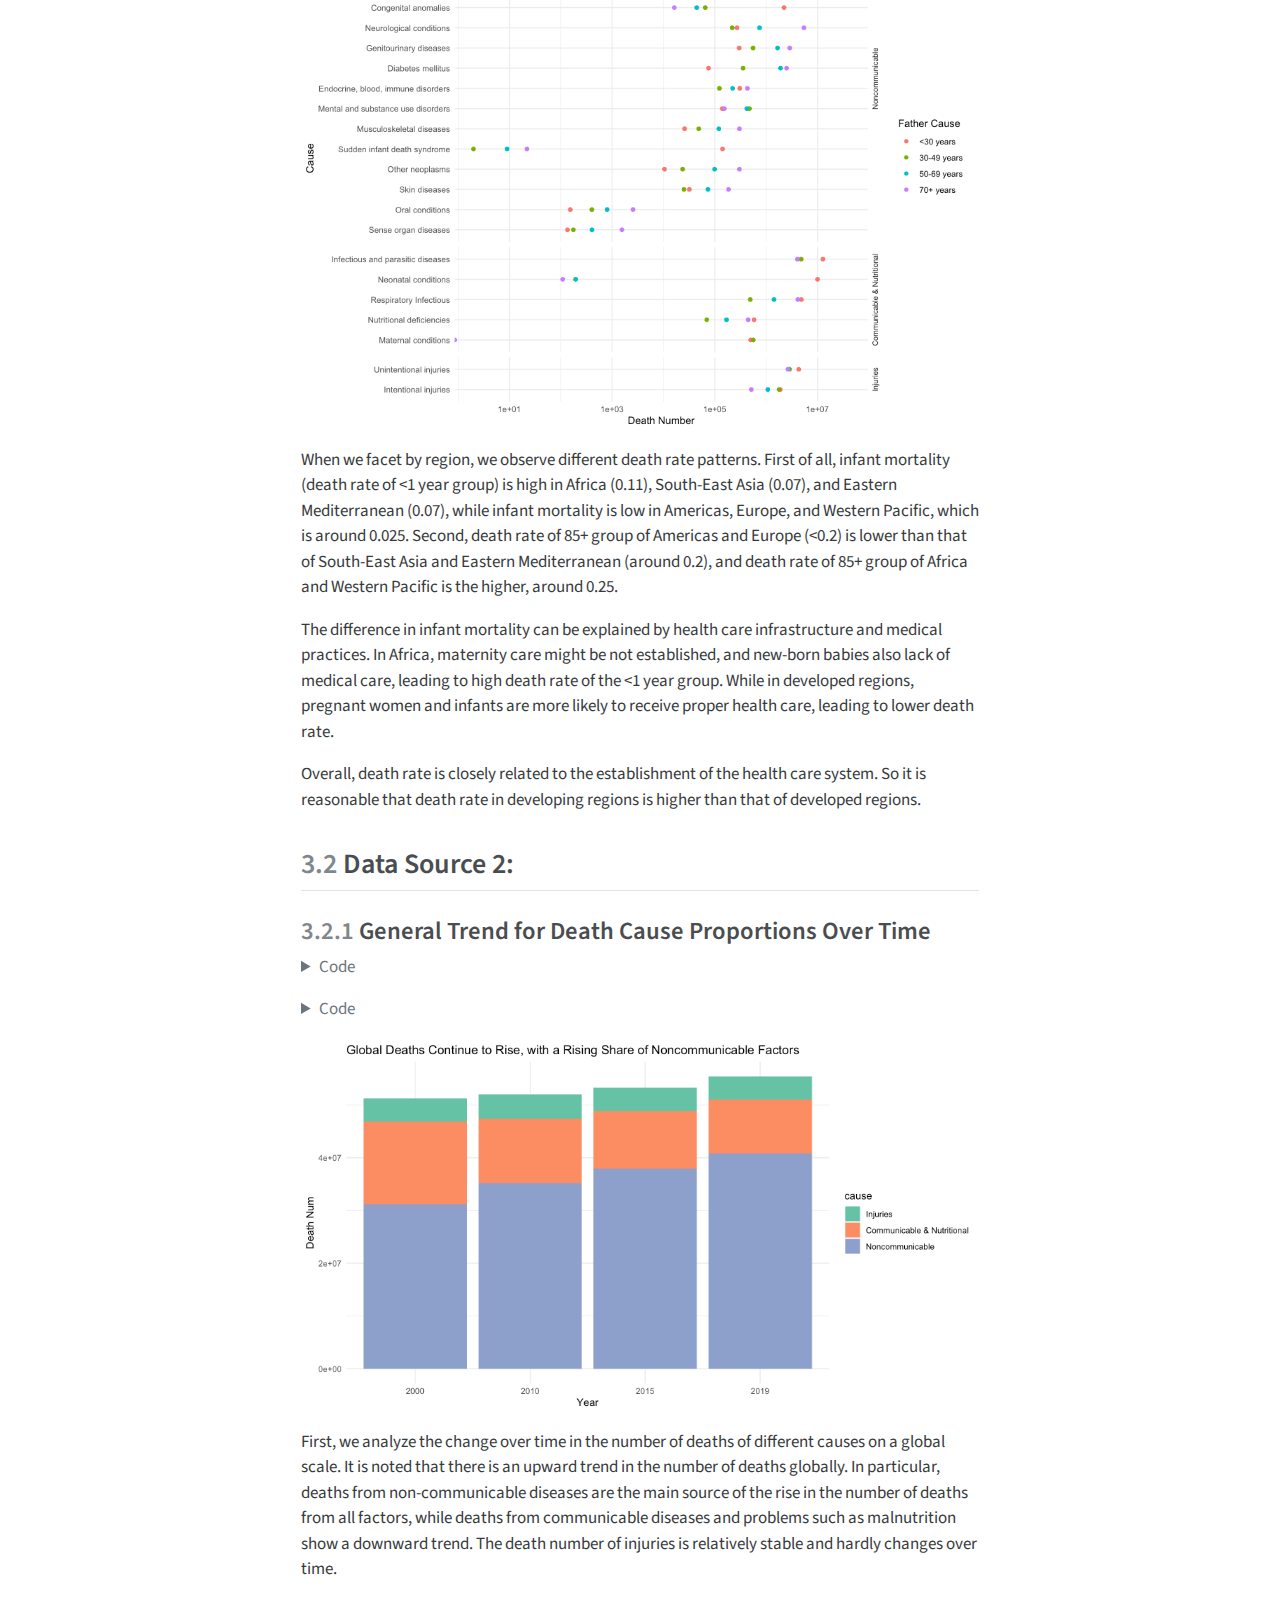
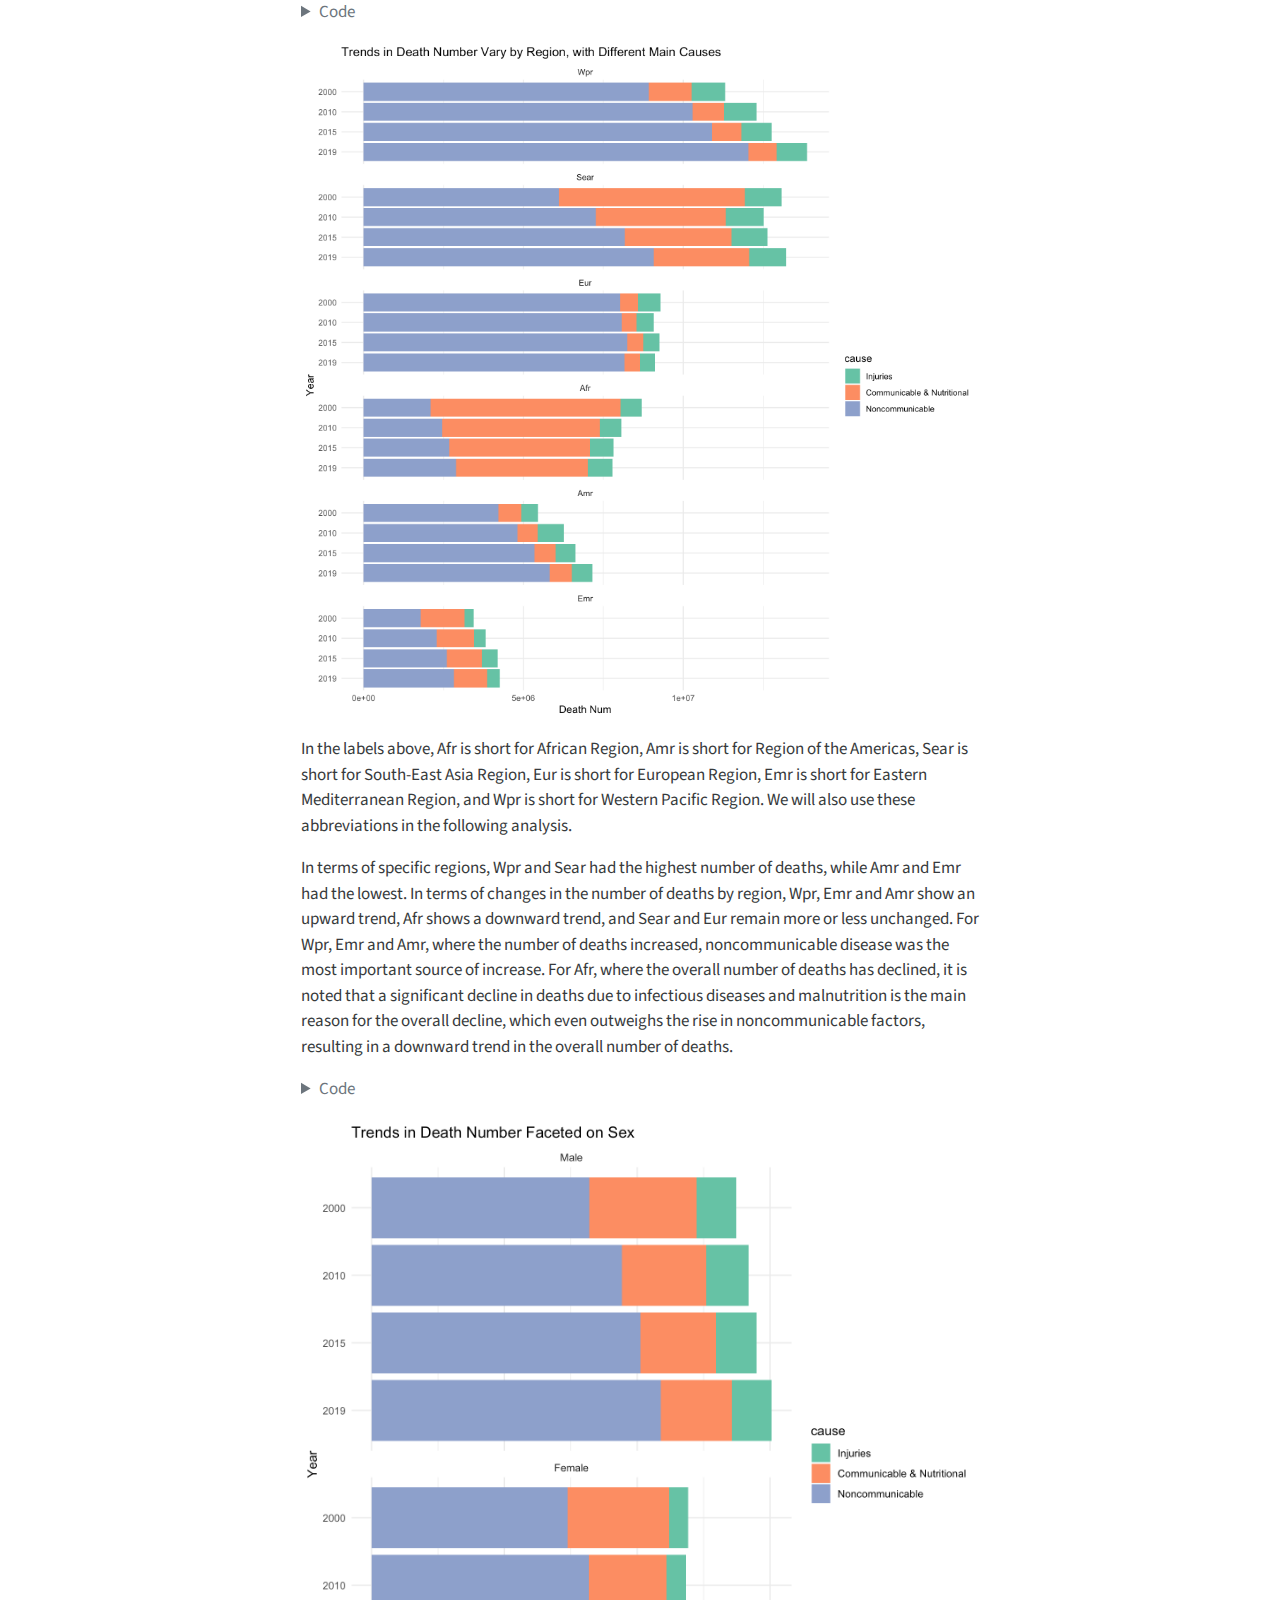
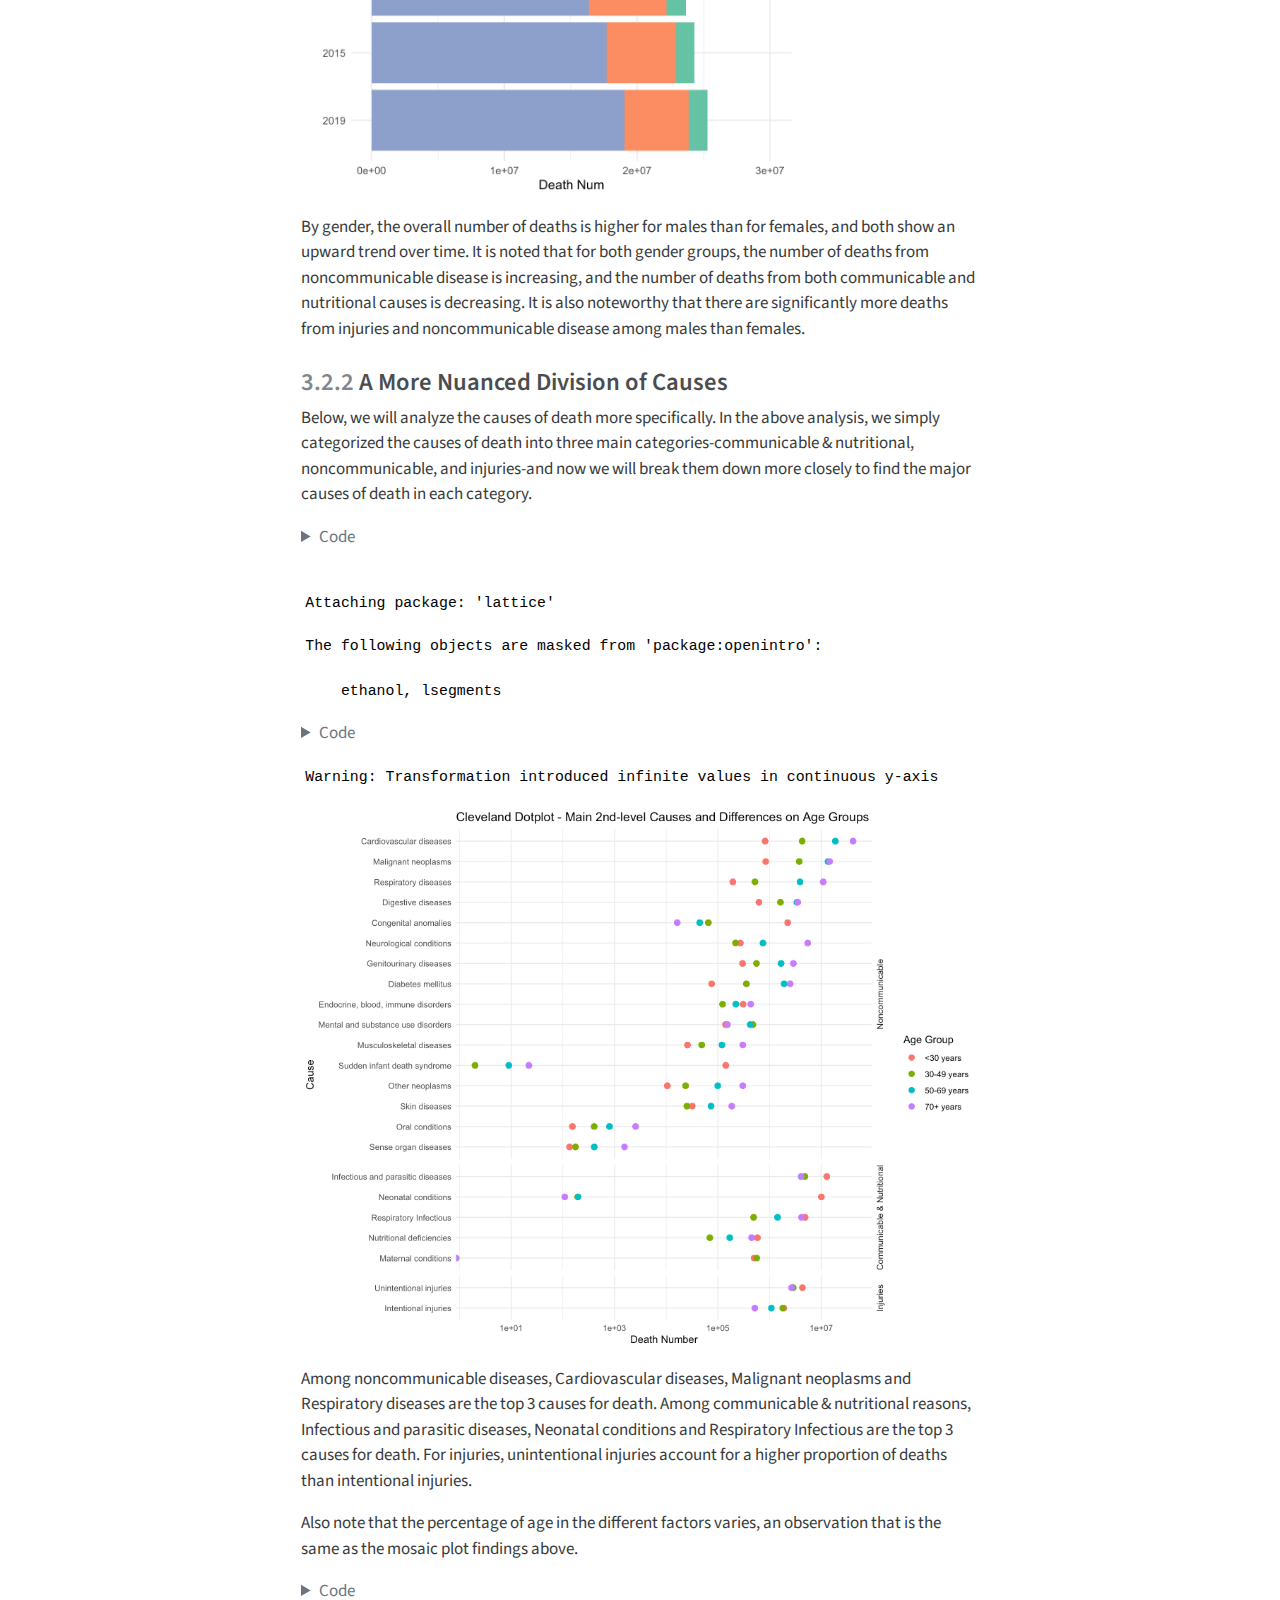
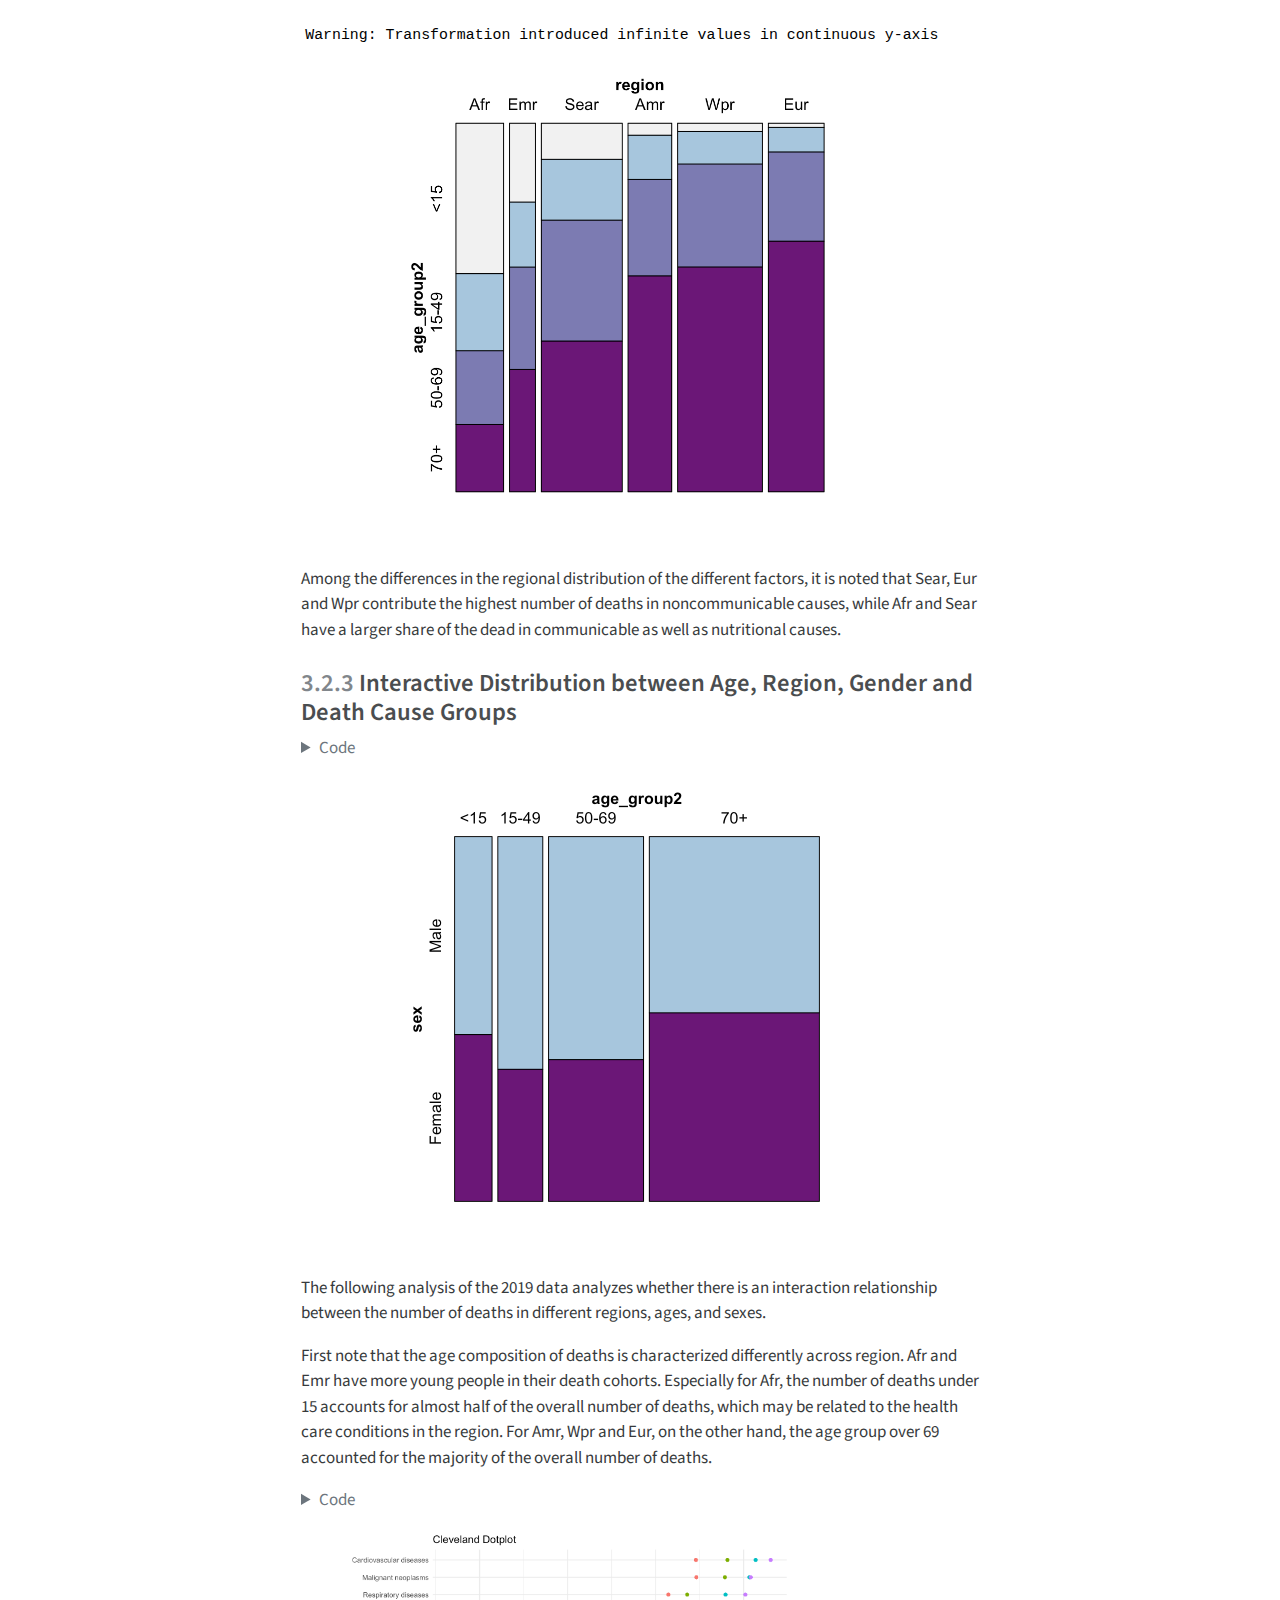
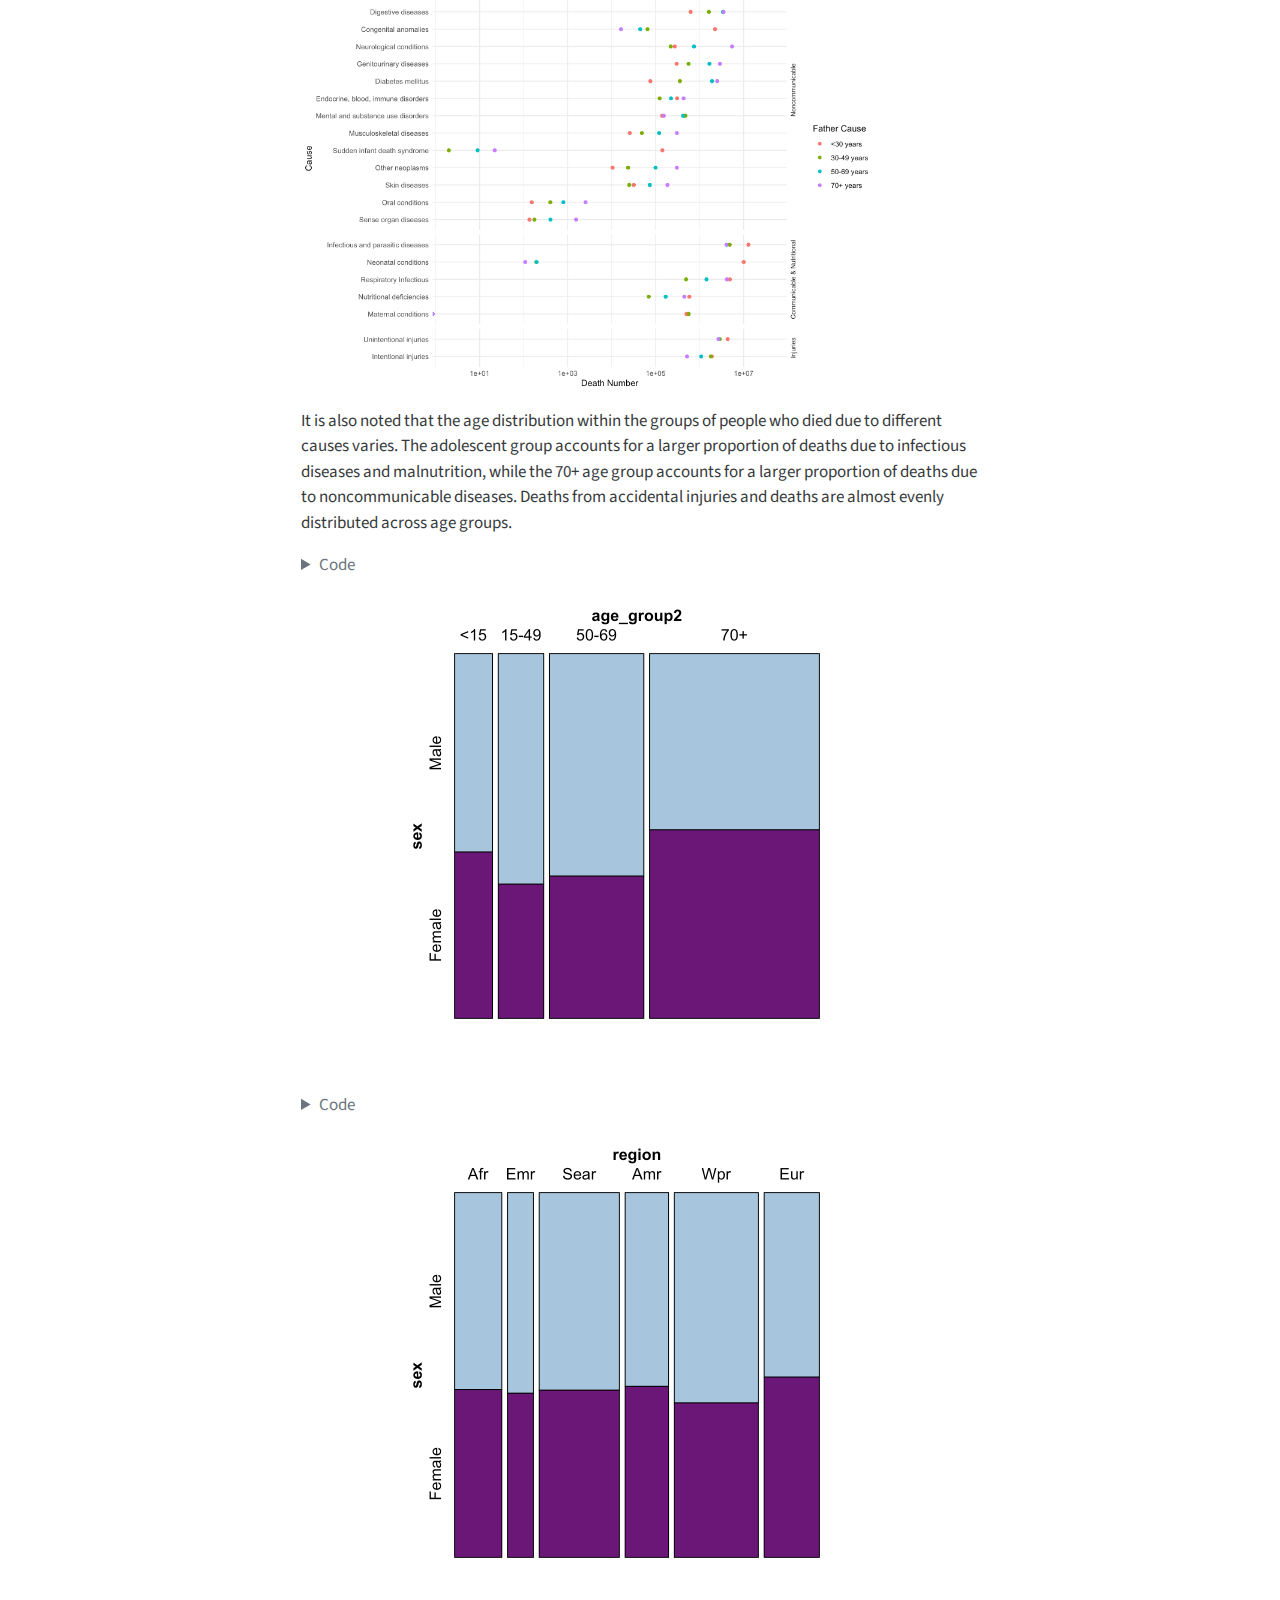
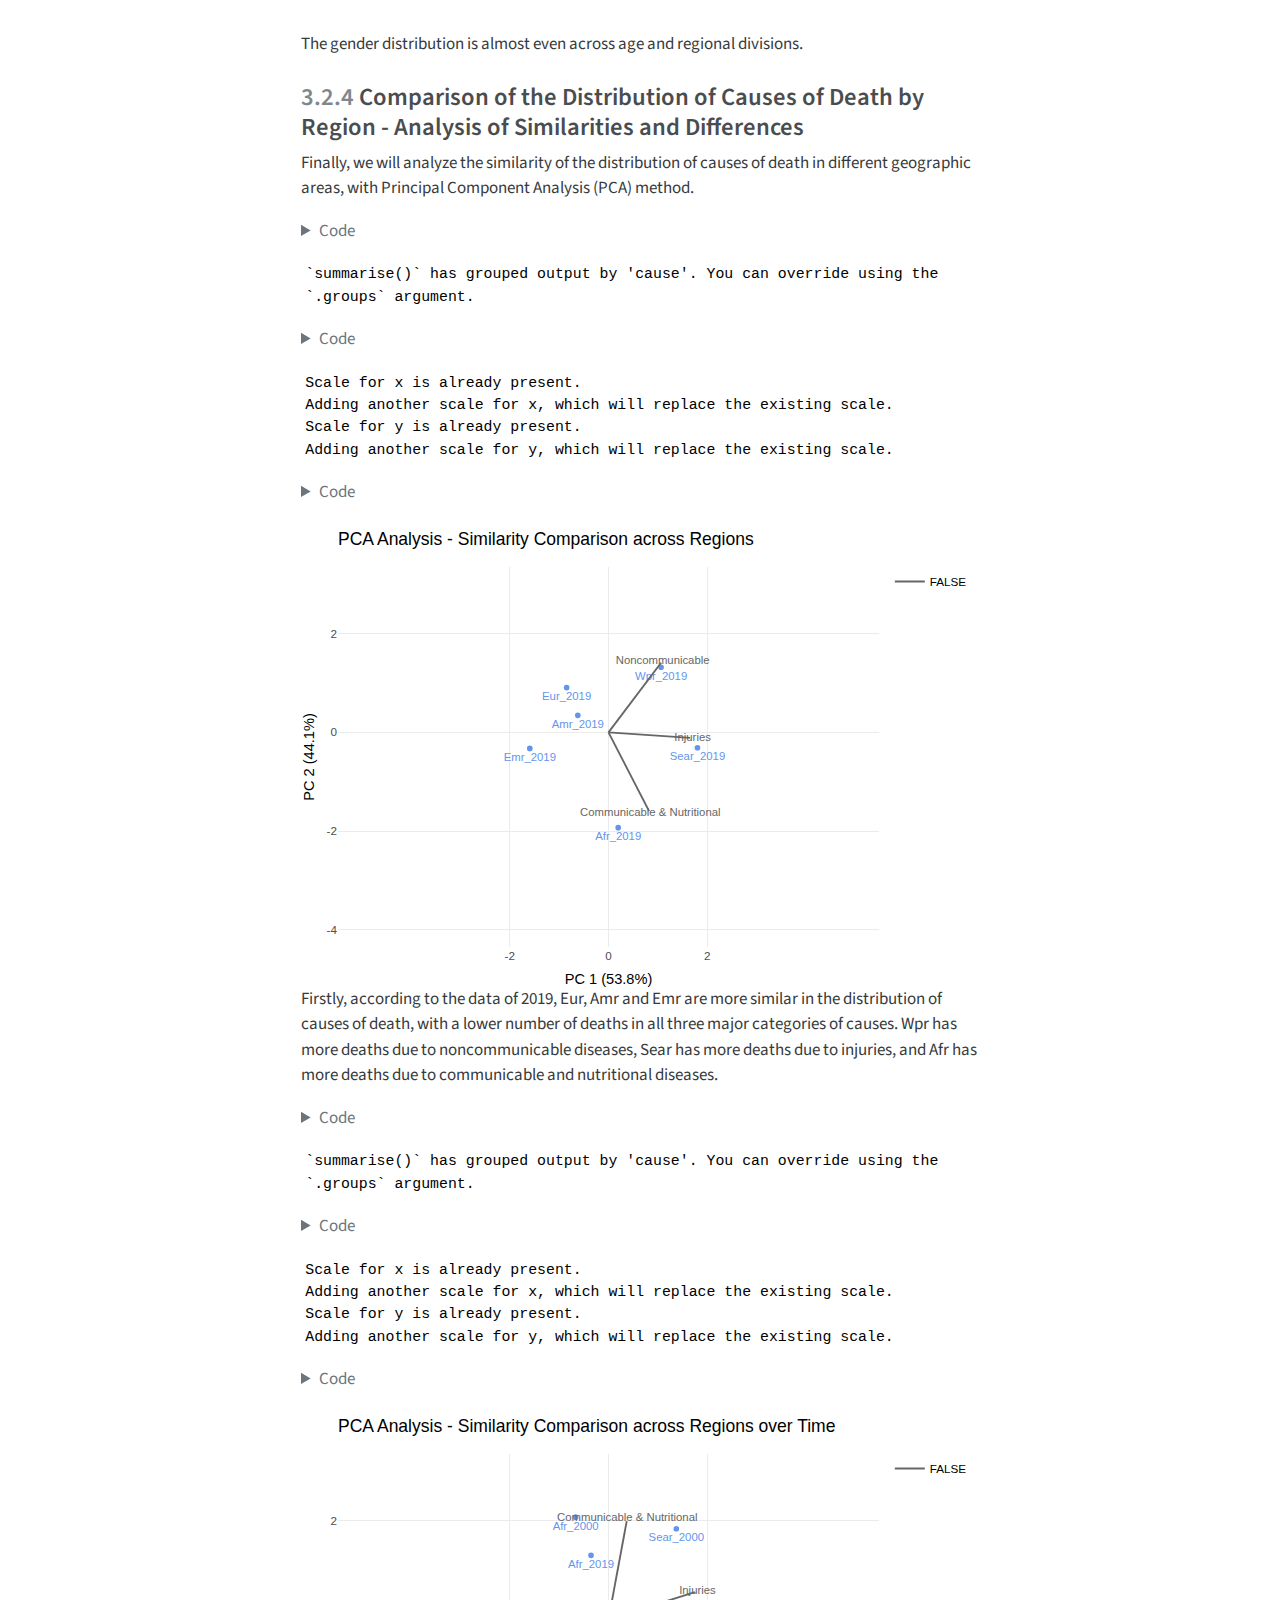
<file: docs/results.html>
<!DOCTYPE html>
<html xmlns="http://www.w3.org/1999/xhtml" lang="en" xml:lang="en"><head>

<meta charset="utf-8">
<meta name="generator" content="quarto-1.3.433">

<meta name="viewport" content="width=device-width, initial-scale=1.0, user-scalable=yes">


<title>Death Rate and Causes Analysis - 3&nbsp; Results</title>
<style>
code{white-space: pre-wrap;}
span.smallcaps{font-variant: small-caps;}
div.columns{display: flex; gap: min(4vw, 1.5em);}
div.column{flex: auto; overflow-x: auto;}
div.hanging-indent{margin-left: 1.5em; text-indent: -1.5em;}
ul.task-list{list-style: none;}
ul.task-list li input[type="checkbox"] {
  width: 0.8em;
  margin: 0 0.8em 0.2em -1em; /* quarto-specific, see https://github.com/quarto-dev/quarto-cli/issues/4556 */ 
  vertical-align: middle;
}
/* CSS for syntax highlighting */
pre > code.sourceCode { white-space: pre; position: relative; }
pre > code.sourceCode > span { display: inline-block; line-height: 1.25; }
pre > code.sourceCode > span:empty { height: 1.2em; }
.sourceCode { overflow: visible; }
code.sourceCode > span { color: inherit; text-decoration: inherit; }
div.sourceCode { margin: 1em 0; }
pre.sourceCode { margin: 0; }
@media screen {
div.sourceCode { overflow: auto; }
}
@media print {
pre > code.sourceCode { white-space: pre-wrap; }
pre > code.sourceCode > span { text-indent: -5em; padding-left: 5em; }
}
pre.numberSource code
  { counter-reset: source-line 0; }
pre.numberSource code > span
  { position: relative; left: -4em; counter-increment: source-line; }
pre.numberSource code > span > a:first-child::before
  { content: counter(source-line);
    position: relative; left: -1em; text-align: right; vertical-align: baseline;
    border: none; display: inline-block;
    -webkit-touch-callout: none; -webkit-user-select: none;
    -khtml-user-select: none; -moz-user-select: none;
    -ms-user-select: none; user-select: none;
    padding: 0 4px; width: 4em;
  }
pre.numberSource { margin-left: 3em;  padding-left: 4px; }
div.sourceCode
  {   }
@media screen {
pre > code.sourceCode > span > a:first-child::before { text-decoration: underline; }
}
</style>


<script src="site_libs/quarto-nav/quarto-nav.js"></script>
<script src="site_libs/quarto-nav/headroom.min.js"></script>
<script src="site_libs/clipboard/clipboard.min.js"></script>
<script src="site_libs/quarto-search/autocomplete.umd.js"></script>
<script src="site_libs/quarto-search/fuse.min.js"></script>
<script src="site_libs/quarto-search/quarto-search.js"></script>
<meta name="quarto:offset" content="./">
<link href="./d3graph.html" rel="next">
<link href="./data.html" rel="prev">
<script src="site_libs/quarto-html/quarto.js"></script>
<script src="site_libs/quarto-html/popper.min.js"></script>
<script src="site_libs/quarto-html/tippy.umd.min.js"></script>
<script src="site_libs/quarto-html/anchor.min.js"></script>
<link href="site_libs/quarto-html/tippy.css" rel="stylesheet">
<link href="site_libs/quarto-html/quarto-syntax-highlighting.css" rel="stylesheet" id="quarto-text-highlighting-styles">
<script src="site_libs/bootstrap/bootstrap.min.js"></script>
<link href="site_libs/bootstrap/bootstrap-icons.css" rel="stylesheet">
<link href="site_libs/bootstrap/bootstrap.min.css" rel="stylesheet" id="quarto-bootstrap" data-mode="light">
<script id="quarto-search-options" type="application/json">{
  "location": "sidebar",
  "copy-button": false,
  "collapse-after": 3,
  "panel-placement": "start",
  "type": "textbox",
  "limit": 20,
  "language": {
    "search-no-results-text": "No results",
    "search-matching-documents-text": "matching documents",
    "search-copy-link-title": "Copy link to search",
    "search-hide-matches-text": "Hide additional matches",
    "search-more-match-text": "more match in this document",
    "search-more-matches-text": "more matches in this document",
    "search-clear-button-title": "Clear",
    "search-detached-cancel-button-title": "Cancel",
    "search-submit-button-title": "Submit",
    "search-label": "Search"
  }
}</script>
<script src="site_libs/htmlwidgets-1.6.2/htmlwidgets.js"></script>
<script src="site_libs/plotly-binding-4.10.2/plotly.js"></script>
<script src="site_libs/typedarray-0.1/typedarray.min.js"></script>
<script src="site_libs/jquery-3.5.1/jquery.min.js"></script>
<link href="site_libs/crosstalk-1.2.0/css/crosstalk.min.css" rel="stylesheet">
<script src="site_libs/crosstalk-1.2.0/js/crosstalk.min.js"></script>
<link href="site_libs/plotly-htmlwidgets-css-2.11.1/plotly-htmlwidgets.css" rel="stylesheet">
<script src="site_libs/plotly-main-2.11.1/plotly-latest.min.js"></script>


</head>

<body class="nav-sidebar floating">

<div id="quarto-search-results"></div>
  <header id="quarto-header" class="headroom fixed-top">
  <nav class="quarto-secondary-nav">
    <div class="container-fluid d-flex">
      <button type="button" class="quarto-btn-toggle btn" data-bs-toggle="collapse" data-bs-target="#quarto-sidebar,#quarto-sidebar-glass" aria-controls="quarto-sidebar" aria-expanded="false" aria-label="Toggle sidebar navigation" onclick="if (window.quartoToggleHeadroom) { window.quartoToggleHeadroom(); }">
        <i class="bi bi-layout-text-sidebar-reverse"></i>
      </button>
      <nav class="quarto-page-breadcrumbs" aria-label="breadcrumb"><ol class="breadcrumb"><li class="breadcrumb-item"><a href="./results.html"><span class="chapter-number">3</span>&nbsp; <span class="chapter-title">Results</span></a></li></ol></nav>
      <a class="flex-grow-1" role="button" data-bs-toggle="collapse" data-bs-target="#quarto-sidebar,#quarto-sidebar-glass" aria-controls="quarto-sidebar" aria-expanded="false" aria-label="Toggle sidebar navigation" onclick="if (window.quartoToggleHeadroom) { window.quartoToggleHeadroom(); }">      
      </a>
      <button type="button" class="btn quarto-search-button" aria-label="" onclick="window.quartoOpenSearch();">
        <i class="bi bi-search"></i>
      </button>
    </div>
  </nav>
</header>
<!-- content -->
<div id="quarto-content" class="quarto-container page-columns page-rows-contents page-layout-article">
<!-- sidebar -->
  <nav id="quarto-sidebar" class="sidebar collapse collapse-horizontal sidebar-navigation floating overflow-auto">
    <div class="pt-lg-2 mt-2 text-left sidebar-header">
    <div class="sidebar-title mb-0 py-0">
      <a href="./">Death Rate and Causes Analysis</a> 
        <div class="sidebar-tools-main">
    <a href="https://github.com/AmeliaJiang129/deathrate" rel="" title="Source Code" class="quarto-navigation-tool px-1" aria-label="Source Code"><i class="bi bi-github"></i></a>
</div>
    </div>
      </div>
        <div class="mt-2 flex-shrink-0 align-items-center">
        <div class="sidebar-search">
        <div id="quarto-search" class="" title="Search"></div>
        </div>
        </div>
    <div class="sidebar-menu-container"> 
    <ul class="list-unstyled mt-1">
        <li class="sidebar-item">
  <div class="sidebar-item-container"> 
  <a href="./index.html" class="sidebar-item-text sidebar-link">
 <span class="menu-text"><span class="chapter-number">1</span>&nbsp; <span class="chapter-title">Introduction</span></span></a>
  </div>
</li>
        <li class="sidebar-item">
  <div class="sidebar-item-container"> 
  <a href="./data.html" class="sidebar-item-text sidebar-link">
 <span class="menu-text"><span class="chapter-number">2</span>&nbsp; <span class="chapter-title">Data</span></span></a>
  </div>
</li>
        <li class="sidebar-item">
  <div class="sidebar-item-container"> 
  <a href="./results.html" class="sidebar-item-text sidebar-link active">
 <span class="menu-text"><span class="chapter-number">3</span>&nbsp; <span class="chapter-title">Results</span></span></a>
  </div>
</li>
        <li class="sidebar-item">
  <div class="sidebar-item-container"> 
  <a href="./d3graph.html" class="sidebar-item-text sidebar-link">
 <span class="menu-text"><span class="chapter-number">4</span>&nbsp; <span class="chapter-title">Interactive graph</span></span></a>
  </div>
</li>
        <li class="sidebar-item">
  <div class="sidebar-item-container"> 
  <a href="./conclusion.html" class="sidebar-item-text sidebar-link">
 <span class="menu-text"><span class="chapter-number">5</span>&nbsp; <span class="chapter-title">Conclusion</span></span></a>
  </div>
</li>
    </ul>
    </div>
</nav>
<div id="quarto-sidebar-glass" data-bs-toggle="collapse" data-bs-target="#quarto-sidebar,#quarto-sidebar-glass"></div>
<!-- margin-sidebar -->
    <div id="quarto-margin-sidebar" class="sidebar margin-sidebar">
        <nav id="TOC" role="doc-toc" class="toc-active">
    <h2 id="toc-title">Table of contents</h2>
   
  <ul>
  <li><a href="#data-source-1" id="toc-data-source-1" class="nav-link active" data-scroll-target="#data-source-1"><span class="header-section-number">3.1</span> Data Source 1:</a>
  <ul class="collapse">
  <li><a href="#general-trend-of-death-rate-and-life-expectancy-over-time" id="toc-general-trend-of-death-rate-and-life-expectancy-over-time" class="nav-link" data-scroll-target="#general-trend-of-death-rate-and-life-expectancy-over-time"><span class="header-section-number">3.1.1</span> General Trend of Death Rate and Life Expectancy Over Time</a></li>
  <li><a href="#effect-of-sex-on-death-rate-and-life-expectancy" id="toc-effect-of-sex-on-death-rate-and-life-expectancy" class="nav-link" data-scroll-target="#effect-of-sex-on-death-rate-and-life-expectancy"><span class="header-section-number">3.1.2</span> Effect of Sex on Death Rate and Life Expectancy</a></li>
  <li><a href="#death-rate-over-age-groups" id="toc-death-rate-over-age-groups" class="nav-link" data-scroll-target="#death-rate-over-age-groups"><span class="header-section-number">3.1.3</span> Death Rate Over Age Groups</a></li>
  </ul></li>
  <li><a href="#data-source-2" id="toc-data-source-2" class="nav-link" data-scroll-target="#data-source-2"><span class="header-section-number">3.2</span> Data Source 2:</a>
  <ul class="collapse">
  <li><a href="#general-trend-for-death-cause-proportions-over-time" id="toc-general-trend-for-death-cause-proportions-over-time" class="nav-link" data-scroll-target="#general-trend-for-death-cause-proportions-over-time"><span class="header-section-number">3.2.1</span> General Trend for Death Cause Proportions Over Time</a></li>
  <li><a href="#a-more-nuanced-division-of-causes" id="toc-a-more-nuanced-division-of-causes" class="nav-link" data-scroll-target="#a-more-nuanced-division-of-causes"><span class="header-section-number">3.2.2</span> A More Nuanced Division of Causes</a></li>
  <li><a href="#interactive-distribution-between-age-region-gender-and-death-cause-groups" id="toc-interactive-distribution-between-age-region-gender-and-death-cause-groups" class="nav-link" data-scroll-target="#interactive-distribution-between-age-region-gender-and-death-cause-groups"><span class="header-section-number">3.2.3</span> Interactive Distribution between Age, Region, Gender and Death Cause Groups</a></li>
  <li><a href="#comparison-of-the-distribution-of-causes-of-death-by-region---analysis-of-similarities-and-differences" id="toc-comparison-of-the-distribution-of-causes-of-death-by-region---analysis-of-similarities-and-differences" class="nav-link" data-scroll-target="#comparison-of-the-distribution-of-causes-of-death-by-region---analysis-of-similarities-and-differences"><span class="header-section-number">3.2.4</span> Comparison of the Distribution of Causes of Death by Region - Analysis of Similarities and Differences</a></li>
  </ul></li>
  </ul>
<div class="toc-actions"><div><i class="bi bi-github"></i></div><div class="action-links"><p><a href="https://github.com/AmeliaJiang129/deathrate/edit/main/results.qmd" class="toc-action">Edit this page</a></p><p><a href="https://github.com/AmeliaJiang129/deathrate/issues/new" class="toc-action">Report an issue</a></p></div></div></nav>
    </div>
<!-- main -->
<main class="content" id="quarto-document-content">

<header id="title-block-header" class="quarto-title-block default">
<div class="quarto-title">
<h1 class="title"><span class="chapter-number">3</span>&nbsp; <span class="chapter-title">Results</span></h1>
</div>



<div class="quarto-title-meta">

    
  
    
  </div>
  

</header>

<section id="data-source-1" class="level2" data-number="3.1">
<h2 data-number="3.1" class="anchored" data-anchor-id="data-source-1"><span class="header-section-number">3.1</span> Data Source 1:</h2>
<div class="cell">
<details>
<summary>Code</summary>
<div class="sourceCode cell-code" id="cb1"><pre class="sourceCode r code-with-copy"><code class="sourceCode r"><span id="cb1-1"><a href="#cb1-1" aria-hidden="true" tabindex="-1"></a><span class="fu">library</span>(ggplot2)</span>
<span id="cb1-2"><a href="#cb1-2" aria-hidden="true" tabindex="-1"></a><span class="fu">library</span>(dplyr)</span></code><button title="Copy to Clipboard" class="code-copy-button"><i class="bi"></i></button></pre></div>
</details>
<div class="cell-output cell-output-stderr">
<pre><code>
Attaching package: 'dplyr'</code></pre>
</div>
<div class="cell-output cell-output-stderr">
<pre><code>The following objects are masked from 'package:stats':

    filter, lag</code></pre>
</div>
<div class="cell-output cell-output-stderr">
<pre><code>The following objects are masked from 'package:base':

    intersect, setdiff, setequal, union</code></pre>
</div>
<details>
<summary>Code</summary>
<div class="sourceCode cell-code" id="cb5"><pre class="sourceCode r code-with-copy"><code class="sourceCode r"><span id="cb5-1"><a href="#cb5-1" aria-hidden="true" tabindex="-1"></a><span class="fu">library</span>(forcats)</span>
<span id="cb5-2"><a href="#cb5-2" aria-hidden="true" tabindex="-1"></a><span class="fu">library</span>(scales)</span>
<span id="cb5-3"><a href="#cb5-3" aria-hidden="true" tabindex="-1"></a><span class="fu">library</span>(ggrepel)</span>
<span id="cb5-4"><a href="#cb5-4" aria-hidden="true" tabindex="-1"></a><span class="fu">library</span>(openintro)</span></code><button title="Copy to Clipboard" class="code-copy-button"><i class="bi"></i></button></pre></div>
</details>
<div class="cell-output cell-output-stderr">
<pre><code>Loading required package: airports</code></pre>
</div>
<div class="cell-output cell-output-stderr">
<pre><code>Loading required package: cherryblossom</code></pre>
</div>
<div class="cell-output cell-output-stderr">
<pre><code>Loading required package: usdata</code></pre>
</div>
<details>
<summary>Code</summary>
<div class="sourceCode cell-code" id="cb9"><pre class="sourceCode r code-with-copy"><code class="sourceCode r"><span id="cb9-1"><a href="#cb9-1" aria-hidden="true" tabindex="-1"></a><span class="fu">library</span>(plotly)</span></code><button title="Copy to Clipboard" class="code-copy-button"><i class="bi"></i></button></pre></div>
</details>
<div class="cell-output cell-output-stderr">
<pre><code>
Attaching package: 'plotly'</code></pre>
</div>
<div class="cell-output cell-output-stderr">
<pre><code>The following object is masked from 'package:ggplot2':

    last_plot</code></pre>
</div>
<div class="cell-output cell-output-stderr">
<pre><code>The following object is masked from 'package:stats':

    filter</code></pre>
</div>
<div class="cell-output cell-output-stderr">
<pre><code>The following object is masked from 'package:graphics':

    layout</code></pre>
</div>
<details>
<summary>Code</summary>
<div class="sourceCode cell-code" id="cb14"><pre class="sourceCode r code-with-copy"><code class="sourceCode r"><span id="cb14-1"><a href="#cb14-1" aria-hidden="true" tabindex="-1"></a><span class="co">#library(tidyverse)</span></span>
<span id="cb14-2"><a href="#cb14-2" aria-hidden="true" tabindex="-1"></a><span class="fu">library</span>(RColorBrewer)</span>
<span id="cb14-3"><a href="#cb14-3" aria-hidden="true" tabindex="-1"></a><span class="fu">library</span>(readxl)</span>
<span id="cb14-4"><a href="#cb14-4" aria-hidden="true" tabindex="-1"></a><span class="fu">library</span>(tidyr)</span>
<span id="cb14-5"><a href="#cb14-5" aria-hidden="true" tabindex="-1"></a><span class="fu">library</span>(redav)</span>
<span id="cb14-6"><a href="#cb14-6" aria-hidden="true" tabindex="-1"></a><span class="fu">library</span>(vcd)</span></code><button title="Copy to Clipboard" class="code-copy-button"><i class="bi"></i></button></pre></div>
</details>
<div class="cell-output cell-output-stderr">
<pre><code>Loading required package: grid</code></pre>
</div>
<details>
<summary>Code</summary>
<div class="sourceCode cell-code" id="cb16"><pre class="sourceCode r code-with-copy"><code class="sourceCode r"><span id="cb16-1"><a href="#cb16-1" aria-hidden="true" tabindex="-1"></a><span class="fu">library</span>(colorspace)</span></code><button title="Copy to Clipboard" class="code-copy-button"><i class="bi"></i></button></pre></div>
</details>
</div>
<section id="general-trend-of-death-rate-and-life-expectancy-over-time" class="level3" data-number="3.1.1">
<h3 data-number="3.1.1" class="anchored" data-anchor-id="general-trend-of-death-rate-and-life-expectancy-over-time"><span class="header-section-number">3.1.1</span> General Trend of Death Rate and Life Expectancy Over Time</h3>
<p>First we will look at the general trend of death rate and life expectancy over time, globally and regionally, then compare between regions.</p>
<div class="cell">
<details>
<summary>Code</summary>
<div class="sourceCode cell-code" id="cb17"><pre class="sourceCode r code-with-copy"><code class="sourceCode r"><span id="cb17-1"><a href="#cb17-1" aria-hidden="true" tabindex="-1"></a>data <span class="ot">&lt;-</span> <span class="fu">read.csv</span>(<span class="st">'data/clean/dataset1.csv'</span>)</span>
<span id="cb17-2"><a href="#cb17-2" aria-hidden="true" tabindex="-1"></a></span>
<span id="cb17-3"><a href="#cb17-3" aria-hidden="true" tabindex="-1"></a>data <span class="ot">&lt;-</span> data[data<span class="sc">$</span>Indicator <span class="sc">%in%</span> <span class="fu">c</span>(<span class="st">'nMx - age-specific death rate between ages x and x+n'</span>,<span class="st">'ex - expectation of life at age x'</span>), ]</span>
<span id="cb17-4"><a href="#cb17-4" aria-hidden="true" tabindex="-1"></a>data <span class="ot">&lt;-</span> data[ , <span class="fu">c</span>(<span class="st">'Indicator'</span>, <span class="st">'Location'</span>, <span class="st">'Period'</span>, <span class="st">'Dim1'</span>, <span class="st">'Dim2'</span>, <span class="st">'FactValueNumeric'</span>)]</span>
<span id="cb17-5"><a href="#cb17-5" aria-hidden="true" tabindex="-1"></a></span>
<span id="cb17-6"><a href="#cb17-6" aria-hidden="true" tabindex="-1"></a><span class="co"># change column names</span></span>
<span id="cb17-7"><a href="#cb17-7" aria-hidden="true" tabindex="-1"></a><span class="fu">colnames</span>(data) <span class="ot">&lt;-</span> <span class="fu">c</span>(<span class="st">'Indicator'</span>, <span class="st">'Location'</span>, <span class="st">'Year'</span>, <span class="st">'Sex'</span>, <span class="st">'Age'</span>, <span class="st">'Value'</span>)</span>
<span id="cb17-8"><a href="#cb17-8" aria-hidden="true" tabindex="-1"></a></span>
<span id="cb17-9"><a href="#cb17-9" aria-hidden="true" tabindex="-1"></a><span class="co"># shorten indicators names</span></span>
<span id="cb17-10"><a href="#cb17-10" aria-hidden="true" tabindex="-1"></a>data <span class="ot">&lt;-</span> data <span class="sc">%&gt;%</span></span>
<span id="cb17-11"><a href="#cb17-11" aria-hidden="true" tabindex="-1"></a>  <span class="fu">mutate</span>(<span class="at">Indicator =</span> <span class="fu">ifelse</span>(Indicator <span class="sc">==</span> <span class="st">'ex - expectation of life at age x'</span>, <span class="st">'life_exp_age'</span>,</span>
<span id="cb17-12"><a href="#cb17-12" aria-hidden="true" tabindex="-1"></a>                            <span class="fu">ifelse</span>(Indicator <span class="sc">==</span> <span class="st">'nMx - age-specific death rate between ages x and x+n'</span>, <span class="st">'death_rate_age'</span>, Indicator)))</span>
<span id="cb17-13"><a href="#cb17-13" aria-hidden="true" tabindex="-1"></a></span>
<span id="cb17-14"><a href="#cb17-14" aria-hidden="true" tabindex="-1"></a><span class="co"># change year to be factors</span></span>
<span id="cb17-15"><a href="#cb17-15" aria-hidden="true" tabindex="-1"></a>data<span class="sc">$</span>Year <span class="ot">&lt;-</span><span class="fu">factor</span>(data<span class="sc">$</span>Year, <span class="at">levels =</span> <span class="fu">c</span>(<span class="st">'2000'</span>,<span class="st">'2005'</span>,<span class="st">"2010"</span>,<span class="st">'2015'</span>,<span class="st">"2019"</span>))</span></code><button title="Copy to Clipboard" class="code-copy-button"><i class="bi"></i></button></pre></div>
</details>
</div>
<div class="cell">
<details>
<summary>Code</summary>
<div class="sourceCode cell-code" id="cb18"><pre class="sourceCode r code-with-copy"><code class="sourceCode r"><span id="cb18-1"><a href="#cb18-1" aria-hidden="true" tabindex="-1"></a><span class="co"># Aggregate Death rate in each year</span></span>
<span id="cb18-2"><a href="#cb18-2" aria-hidden="true" tabindex="-1"></a>death_rate_agg <span class="ot">&lt;-</span> data <span class="sc">%&gt;%</span></span>
<span id="cb18-3"><a href="#cb18-3" aria-hidden="true" tabindex="-1"></a>  <span class="fu">filter</span>(Indicator <span class="sc">==</span> <span class="st">'death_rate_age'</span>) <span class="sc">%&gt;%</span></span>
<span id="cb18-4"><a href="#cb18-4" aria-hidden="true" tabindex="-1"></a>  <span class="fu">group_by</span>(Year, Location) <span class="sc">%&gt;%</span></span>
<span id="cb18-5"><a href="#cb18-5" aria-hidden="true" tabindex="-1"></a>  <span class="fu">summarise</span>(<span class="at">AverageDeathRate =</span> <span class="fu">mean</span>(Value))</span></code><button title="Copy to Clipboard" class="code-copy-button"><i class="bi"></i></button></pre></div>
</details>
<div class="cell-output cell-output-stderr">
<pre><code>`summarise()` has grouped output by 'Year'. You can override using the
`.groups` argument.</code></pre>
</div>
<details>
<summary>Code</summary>
<div class="sourceCode cell-code" id="cb20"><pre class="sourceCode r code-with-copy"><code class="sourceCode r"><span id="cb20-1"><a href="#cb20-1" aria-hidden="true" tabindex="-1"></a><span class="co"># Order regions by increasing average death rate</span></span>
<span id="cb20-2"><a href="#cb20-2" aria-hidden="true" tabindex="-1"></a>ordered_regions <span class="ot">&lt;-</span> death_rate_agg <span class="sc">%&gt;%</span></span>
<span id="cb20-3"><a href="#cb20-3" aria-hidden="true" tabindex="-1"></a>  <span class="fu">group_by</span>(Location) <span class="sc">%&gt;%</span></span>
<span id="cb20-4"><a href="#cb20-4" aria-hidden="true" tabindex="-1"></a>  <span class="fu">summarise</span>(<span class="at">AvgDeathRate =</span> <span class="fu">mean</span>(AverageDeathRate)) <span class="sc">%&gt;%</span></span>
<span id="cb20-5"><a href="#cb20-5" aria-hidden="true" tabindex="-1"></a>  <span class="fu">arrange</span>(AvgDeathRate) <span class="sc">%&gt;%</span></span>
<span id="cb20-6"><a href="#cb20-6" aria-hidden="true" tabindex="-1"></a>  <span class="fu">pull</span>(Location)</span>
<span id="cb20-7"><a href="#cb20-7" aria-hidden="true" tabindex="-1"></a></span>
<span id="cb20-8"><a href="#cb20-8" aria-hidden="true" tabindex="-1"></a><span class="co"># Bar chart for death rate of each region over years</span></span>
<span id="cb20-9"><a href="#cb20-9" aria-hidden="true" tabindex="-1"></a><span class="fu">ggplot</span>(death_rate_agg, <span class="fu">aes</span>(<span class="at">x =</span> Year, <span class="at">y =</span> AverageDeathRate, <span class="at">fill =</span> <span class="fu">reorder</span>(Location, AverageDeathRate))) <span class="sc">+</span></span>
<span id="cb20-10"><a href="#cb20-10" aria-hidden="true" tabindex="-1"></a>  <span class="fu">geom_bar</span>(<span class="at">stat =</span> <span class="st">'identity'</span>, <span class="at">position =</span> <span class="st">'dodge'</span>) <span class="sc">+</span></span>
<span id="cb20-11"><a href="#cb20-11" aria-hidden="true" tabindex="-1"></a>  <span class="fu">scale_fill_brewer</span>(<span class="at">palette=</span><span class="st">"Paired"</span>) <span class="sc">+</span> </span>
<span id="cb20-12"><a href="#cb20-12" aria-hidden="true" tabindex="-1"></a>  <span class="fu">labs</span>(<span class="at">title =</span> <span class="st">"Death Rate of Each Region Over Years"</span>,</span>
<span id="cb20-13"><a href="#cb20-13" aria-hidden="true" tabindex="-1"></a>       <span class="at">x =</span> <span class="st">"Year"</span>,</span>
<span id="cb20-14"><a href="#cb20-14" aria-hidden="true" tabindex="-1"></a>       <span class="at">y =</span> <span class="st">"Average Death Rate"</span>,</span>
<span id="cb20-15"><a href="#cb20-15" aria-hidden="true" tabindex="-1"></a>       <span class="at">fill =</span> <span class="st">"Region"</span>) </span></code><button title="Copy to Clipboard" class="code-copy-button"><i class="bi"></i></button></pre></div>
</details>
<div class="cell-output-display">
<p><img src="results_files/figure-html/unnamed-chunk-3-1.png" class="img-fluid" width="672"></p>
</div>
</div>
<p>In 2000, death rate ranks from low to high as Americas (0.021), Europe, Western Pacific, Eastern Mediterranean, South-East Asia, and Africa (0.041), and the average difference between regions is 0.001. While in 2019, the rank from low to high becomes Americas (0.019), Europe, Western Pacific, South-East Asia, Eastern Mediterranean, and Africa (0.031). The gap between regions also becomes smaller, espacially Americas and Europe (almost the same).</p>
<p>One noticeable thing is that South-East Asia’s death rate drops greater than Eastern Mediterranean, and became the 4th rank since 2010. This also corresponds with the rapid economic and social development of South-East Asia in the past decades.</p>
<p>Comparing the change in death rate, we observe that Africa has the greatest decrease in death rate about 0.01, while Americas has the smallest decrease in death rate about 0.002, which is 1/5 of Africa’s death rate change.</p>
<p>Globally, death rate presents a consistent decreasing trend from 2000 to 2019, and drops from 0.029 to 0.021 by 0.008. Americas, Europe, Western Pacific have death rates lower than the global level, while South-East Asia, Eastern Mediterranean, and Africa have death rates higher than the global level.</p>
<div class="cell">
<details>
<summary>Code</summary>
<div class="sourceCode cell-code" id="cb21"><pre class="sourceCode r code-with-copy"><code class="sourceCode r"><span id="cb21-1"><a href="#cb21-1" aria-hidden="true" tabindex="-1"></a><span class="co"># Aggregate life expectancy in each year</span></span>
<span id="cb21-2"><a href="#cb21-2" aria-hidden="true" tabindex="-1"></a>life_exp_birth <span class="ot">&lt;-</span> data <span class="sc">%&gt;%</span></span>
<span id="cb21-3"><a href="#cb21-3" aria-hidden="true" tabindex="-1"></a>  <span class="fu">filter</span>(Indicator <span class="sc">==</span> <span class="st">'life_exp_age'</span> <span class="sc">&amp;</span> Age <span class="sc">==</span> <span class="st">'&lt;1 year'</span>) <span class="sc">%&gt;%</span></span>
<span id="cb21-4"><a href="#cb21-4" aria-hidden="true" tabindex="-1"></a>  <span class="fu">group_by</span>(Year, Location) <span class="sc">%&gt;%</span></span>
<span id="cb21-5"><a href="#cb21-5" aria-hidden="true" tabindex="-1"></a>  <span class="fu">summarise</span>(<span class="at">AvgLifeExpBirth =</span> <span class="fu">mean</span>(Value))</span></code><button title="Copy to Clipboard" class="code-copy-button"><i class="bi"></i></button></pre></div>
</details>
<div class="cell-output cell-output-stderr">
<pre><code>`summarise()` has grouped output by 'Year'. You can override using the
`.groups` argument.</code></pre>
</div>
<details>
<summary>Code</summary>
<div class="sourceCode cell-code" id="cb23"><pre class="sourceCode r code-with-copy"><code class="sourceCode r"><span id="cb23-1"><a href="#cb23-1" aria-hidden="true" tabindex="-1"></a><span class="co"># Order in ascending order</span></span>
<span id="cb23-2"><a href="#cb23-2" aria-hidden="true" tabindex="-1"></a>ordered_regions <span class="ot">&lt;-</span> life_exp_birth <span class="sc">%&gt;%</span></span>
<span id="cb23-3"><a href="#cb23-3" aria-hidden="true" tabindex="-1"></a>  <span class="fu">group_by</span>(Location) <span class="sc">%&gt;%</span></span>
<span id="cb23-4"><a href="#cb23-4" aria-hidden="true" tabindex="-1"></a>  <span class="fu">summarise</span>(<span class="at">AvgLifeExpBirth =</span> <span class="fu">mean</span>(AvgLifeExpBirth)) <span class="sc">%&gt;%</span></span>
<span id="cb23-5"><a href="#cb23-5" aria-hidden="true" tabindex="-1"></a>  <span class="fu">arrange</span>(AvgLifeExpBirth) <span class="sc">%&gt;%</span></span>
<span id="cb23-6"><a href="#cb23-6" aria-hidden="true" tabindex="-1"></a>  <span class="fu">pull</span>(Location)</span>
<span id="cb23-7"><a href="#cb23-7" aria-hidden="true" tabindex="-1"></a></span>
<span id="cb23-8"><a href="#cb23-8" aria-hidden="true" tabindex="-1"></a><span class="co"># Bar chart for life expectancy of each region over years</span></span>
<span id="cb23-9"><a href="#cb23-9" aria-hidden="true" tabindex="-1"></a><span class="fu">ggplot</span>(life_exp_birth, <span class="fu">aes</span>(<span class="at">x =</span> Year, <span class="at">y =</span> AvgLifeExpBirth, <span class="at">fill =</span> <span class="fu">reorder</span>(Location, AvgLifeExpBirth))) <span class="sc">+</span></span>
<span id="cb23-10"><a href="#cb23-10" aria-hidden="true" tabindex="-1"></a>  <span class="fu">geom_bar</span>(<span class="at">stat =</span> <span class="st">'identity'</span>, <span class="at">position =</span> <span class="st">'dodge'</span>) <span class="sc">+</span></span>
<span id="cb23-11"><a href="#cb23-11" aria-hidden="true" tabindex="-1"></a>  <span class="fu">scale_fill_brewer</span>(<span class="at">palette=</span><span class="st">"Paired"</span>) <span class="sc">+</span></span>
<span id="cb23-12"><a href="#cb23-12" aria-hidden="true" tabindex="-1"></a>  <span class="fu">labs</span>(<span class="at">title =</span> <span class="st">"Life Expectancy of Each Region Over Years"</span>,</span>
<span id="cb23-13"><a href="#cb23-13" aria-hidden="true" tabindex="-1"></a>       <span class="at">x =</span> <span class="st">"Year"</span>,</span>
<span id="cb23-14"><a href="#cb23-14" aria-hidden="true" tabindex="-1"></a>       <span class="at">y =</span> <span class="st">"Average Life Expectancy at Birth"</span>,</span>
<span id="cb23-15"><a href="#cb23-15" aria-hidden="true" tabindex="-1"></a>       <span class="at">fill =</span> <span class="st">"Region"</span>)</span></code><button title="Copy to Clipboard" class="code-copy-button"><i class="bi"></i></button></pre></div>
</details>
<div class="cell-output-display">
<p><img src="results_files/figure-html/unnamed-chunk-4-1.png" class="img-fluid" width="672"></p>
</div>
</div>
<p>Compared to death rate, differences in life expectancy across region is smaller. In 2000, the rank of life expectancy from low to high is Africa (52), South-East Asia, Eastern Mediterranean, Western Pacific, Europe, and Americas (72). While in 2019, the rank became Africa (63), Eastern Mediterranean, South-East Asia, Americas, Western Pacific, and Europe (79).</p>
<p>Life expectancy of South-East Asia caught up and surpassed that of Eastern Mediterranean since 2005, while life expectancy of Americas fell behind Western Pacific and Europe since 2010. This can be explained by the rapid development of South-East Asia and problems such as obesity in Americas.</p>
<p>Looking at change rates, Africa’s life expectancy increase by 20 in the past 20 years, which is the biggest among all regions. Americas’ life expectancy rises by 6. Eastern Mediterranean’s life expectancy only rises by 2, which is the smallest change among all regions.</p>
<p>Globally, life expectancy keeps rising over years, and rose from 66 to 72. Americas, Europe, Western Pacific have life expectancy higher than the global level, while South-East Asia, Eastern Mediterranean, and Africa have life expectancy lower than the global level.</p>
<p>According to the 2 side-by-side bar charts above, we can observe a general decreasing death rate and increasing life expectancy from 2000 to 2019. The change of developed regions, such as Americas and Europe is smaller than developing regions such as Africa and South-East Asia. This shows that economic and social developments bring more improvements in people’s well being to less-developed regions, especially Africa.</p>
</section>
<section id="effect-of-sex-on-death-rate-and-life-expectancy" class="level3" data-number="3.1.2">
<h3 data-number="3.1.2" class="anchored" data-anchor-id="effect-of-sex-on-death-rate-and-life-expectancy"><span class="header-section-number">3.1.2</span> Effect of Sex on Death Rate and Life Expectancy</h3>
<p>Then we will look at whether death rate and life expectancy differ by sex globally and regionally.</p>
<div class="cell">
<details>
<summary>Code</summary>
<div class="sourceCode cell-code" id="cb24"><pre class="sourceCode r code-with-copy"><code class="sourceCode r"><span id="cb24-1"><a href="#cb24-1" aria-hidden="true" tabindex="-1"></a>region_data <span class="ot">&lt;-</span> data <span class="sc">%&gt;%</span></span>
<span id="cb24-2"><a href="#cb24-2" aria-hidden="true" tabindex="-1"></a>  <span class="fu">filter</span>(Location <span class="sc">!=</span> <span class="st">'(WHO) Global'</span>)</span>
<span id="cb24-3"><a href="#cb24-3" aria-hidden="true" tabindex="-1"></a></span>
<span id="cb24-4"><a href="#cb24-4" aria-hidden="true" tabindex="-1"></a>global_data <span class="ot">&lt;-</span> data <span class="sc">%&gt;%</span></span>
<span id="cb24-5"><a href="#cb24-5" aria-hidden="true" tabindex="-1"></a>  <span class="fu">filter</span>(Location <span class="sc">==</span> <span class="st">'(WHO) Global'</span>)</span>
<span id="cb24-6"><a href="#cb24-6" aria-hidden="true" tabindex="-1"></a></span>
<span id="cb24-7"><a href="#cb24-7" aria-hidden="true" tabindex="-1"></a><span class="fu">ggplot</span>(global_data, <span class="fu">aes</span>(<span class="at">x =</span> Year, <span class="at">y =</span> Value, <span class="at">fill =</span> Sex)) <span class="sc">+</span></span>
<span id="cb24-8"><a href="#cb24-8" aria-hidden="true" tabindex="-1"></a>  <span class="fu">geom_bar</span>(<span class="at">stat =</span> <span class="st">'identity'</span>, <span class="at">position =</span> <span class="st">'dodge'</span>) <span class="sc">+</span></span>
<span id="cb24-9"><a href="#cb24-9" aria-hidden="true" tabindex="-1"></a>  <span class="fu">facet_wrap</span>(<span class="sc">~</span>Indicator, <span class="at">scales =</span> <span class="st">"free_y"</span>) <span class="sc">+</span></span>
<span id="cb24-10"><a href="#cb24-10" aria-hidden="true" tabindex="-1"></a>  <span class="fu">scale_fill_brewer</span>(<span class="at">palette=</span><span class="st">"Set2"</span>) <span class="sc">+</span></span>
<span id="cb24-11"><a href="#cb24-11" aria-hidden="true" tabindex="-1"></a>  <span class="fu">labs</span>(<span class="at">title =</span> <span class="st">"Comparison of Death Rate and Life Expectancy by Sex Over Years"</span>,</span>
<span id="cb24-12"><a href="#cb24-12" aria-hidden="true" tabindex="-1"></a>       <span class="at">x =</span> <span class="st">"Year"</span>,</span>
<span id="cb24-13"><a href="#cb24-13" aria-hidden="true" tabindex="-1"></a>       <span class="at">y =</span> <span class="st">"Value"</span>,</span>
<span id="cb24-14"><a href="#cb24-14" aria-hidden="true" tabindex="-1"></a>       <span class="at">fill =</span> <span class="st">"Sex"</span>)</span></code><button title="Copy to Clipboard" class="code-copy-button"><i class="bi"></i></button></pre></div>
</details>
<div class="cell-output-display">
<p><img src="results_files/figure-html/unnamed-chunk-5-1.png" class="img-fluid" width="672"></p>
</div>
</div>
<p>Globally, we can observe that death rate of male is higher than that of female, and in turn, life expectancy of male is smaller than that of female. The differences of death rate and life expectancy between two genders remains generally constant, without significant variations over time. On average, male death rate is 0.004 higher than female, and male life expectancy is 4-5 lower than female.</p>
<div class="cell">
<details>
<summary>Code</summary>
<div class="sourceCode cell-code" id="cb25"><pre class="sourceCode r code-with-copy"><code class="sourceCode r"><span id="cb25-1"><a href="#cb25-1" aria-hidden="true" tabindex="-1"></a><span class="fu">ggplot</span>(region_data, <span class="fu">aes</span>(<span class="at">x =</span> Year, <span class="at">y =</span> Value, <span class="at">fill =</span> Sex)) <span class="sc">+</span></span>
<span id="cb25-2"><a href="#cb25-2" aria-hidden="true" tabindex="-1"></a>  <span class="fu">geom_bar</span>(<span class="at">stat =</span> <span class="st">'identity'</span>, <span class="at">position =</span> <span class="st">'dodge'</span>) <span class="sc">+</span></span>
<span id="cb25-3"><a href="#cb25-3" aria-hidden="true" tabindex="-1"></a>  <span class="fu">facet_grid</span>(<span class="at">rows =</span> <span class="fu">vars</span>(Indicator), <span class="at">cols =</span> <span class="fu">vars</span>(Location), <span class="at">scales =</span> <span class="st">"free_y"</span>) <span class="sc">+</span></span>
<span id="cb25-4"><a href="#cb25-4" aria-hidden="true" tabindex="-1"></a>  <span class="fu">scale_fill_brewer</span>(<span class="at">palette=</span><span class="st">"Set2"</span>) <span class="sc">+</span></span>
<span id="cb25-5"><a href="#cb25-5" aria-hidden="true" tabindex="-1"></a>  <span class="fu">labs</span>(<span class="at">title =</span> <span class="st">"Comparison of Death Rate and Life Expectancy by Sex and Region Over Years"</span>,</span>
<span id="cb25-6"><a href="#cb25-6" aria-hidden="true" tabindex="-1"></a>       <span class="at">x =</span> <span class="st">"Year"</span>,</span>
<span id="cb25-7"><a href="#cb25-7" aria-hidden="true" tabindex="-1"></a>       <span class="at">y =</span> <span class="st">"Value"</span>,</span>
<span id="cb25-8"><a href="#cb25-8" aria-hidden="true" tabindex="-1"></a>       <span class="at">fill =</span> <span class="st">"Sex"</span>) <span class="sc">+</span></span>
<span id="cb25-9"><a href="#cb25-9" aria-hidden="true" tabindex="-1"></a>  <span class="fu">theme</span>(</span>
<span id="cb25-10"><a href="#cb25-10" aria-hidden="true" tabindex="-1"></a>    <span class="at">plot.title =</span> <span class="fu">element_text</span>(<span class="at">size =</span><span class="dv">12</span>),</span>
<span id="cb25-11"><a href="#cb25-11" aria-hidden="true" tabindex="-1"></a>    <span class="at">axis.title.x =</span> <span class="fu">element_text</span>(<span class="at">size =</span> <span class="dv">8</span>),</span>
<span id="cb25-12"><a href="#cb25-12" aria-hidden="true" tabindex="-1"></a>    <span class="at">axis.title.y =</span> <span class="fu">element_text</span>(<span class="at">size =</span> <span class="dv">8</span>),</span>
<span id="cb25-13"><a href="#cb25-13" aria-hidden="true" tabindex="-1"></a>    <span class="at">axis.text.x =</span> <span class="fu">element_text</span>(<span class="at">angle =</span> <span class="dv">90</span>, <span class="at">size=</span><span class="dv">6</span>,<span class="at">hjust=</span><span class="dv">1</span>),</span>
<span id="cb25-14"><a href="#cb25-14" aria-hidden="true" tabindex="-1"></a>    <span class="at">axis.text.y =</span> <span class="fu">element_text</span>(<span class="at">size =</span> <span class="dv">6</span>),</span>
<span id="cb25-15"><a href="#cb25-15" aria-hidden="true" tabindex="-1"></a>    <span class="at">legend.title =</span> <span class="fu">element_text</span>(<span class="at">size =</span> <span class="dv">6</span>),</span>
<span id="cb25-16"><a href="#cb25-16" aria-hidden="true" tabindex="-1"></a>    <span class="at">legend.text =</span> <span class="fu">element_text</span>(<span class="at">size =</span> <span class="dv">6</span>))</span></code><button title="Copy to Clipboard" class="code-copy-button"><i class="bi"></i></button></pre></div>
</details>
<div class="cell-output-display">
<p><img src="results_files/figure-html/unnamed-chunk-6-1.png" class="img-fluid" width="672"></p>
</div>
</div>
<p>When faceting by regions, we can observe some patterns here. Western Pacific has the greatest difference in death rate between male and female, and the big difference persists over time. Eastern Mediterranean has the smallest gap in death rate between male and female, and the gap gets smaller from 2000 to 2019. Looking at life expectancy, Europe has the biggest gap between genders, with the gap becomes smaller over time, and South-East Asia has the smallest gap.</p>
<p>To sum up, male has higher death rate and lower life expectancy than women. The effect has the same direction in each region, but the magnitude is different. Also the effect does not appear to change significantly over time.</p>
</section>
<section id="death-rate-over-age-groups" class="level3" data-number="3.1.3">
<h3 data-number="3.1.3" class="anchored" data-anchor-id="death-rate-over-age-groups"><span class="header-section-number">3.1.3</span> Death Rate Over Age Groups</h3>
<p>Further, we are interested in the distribution of death rate over age groups.</p>
<div class="cell">
<details>
<summary>Code</summary>
<div class="sourceCode cell-code" id="cb26"><pre class="sourceCode r code-with-copy"><code class="sourceCode r"><span id="cb26-1"><a href="#cb26-1" aria-hidden="true" tabindex="-1"></a>death_rate_global <span class="ot">&lt;-</span> global_data <span class="sc">%&gt;%</span></span>
<span id="cb26-2"><a href="#cb26-2" aria-hidden="true" tabindex="-1"></a>  <span class="fu">filter</span>(Indicator <span class="sc">==</span> <span class="st">'death_rate_age'</span>)</span>
<span id="cb26-3"><a href="#cb26-3" aria-hidden="true" tabindex="-1"></a></span>
<span id="cb26-4"><a href="#cb26-4" aria-hidden="true" tabindex="-1"></a><span class="co"># Order age groups</span></span>
<span id="cb26-5"><a href="#cb26-5" aria-hidden="true" tabindex="-1"></a>age_order <span class="ot">&lt;-</span> <span class="fu">c</span>(<span class="st">"&lt;1 year"</span>, <span class="st">"1-4 years"</span>, <span class="st">"5-9 years"</span>, <span class="st">"10-14 years"</span>, <span class="st">"15-19 years"</span>, </span>
<span id="cb26-6"><a href="#cb26-6" aria-hidden="true" tabindex="-1"></a>               <span class="st">"20-24 years"</span>, <span class="st">"25-29 years"</span>, <span class="st">"30-34 years"</span>, <span class="st">"35-39 years"</span>, </span>
<span id="cb26-7"><a href="#cb26-7" aria-hidden="true" tabindex="-1"></a>               <span class="st">"40-44 years"</span>, <span class="st">"45-49 years"</span>, <span class="st">"50-54 years"</span>, <span class="st">"55-59 years"</span>, </span>
<span id="cb26-8"><a href="#cb26-8" aria-hidden="true" tabindex="-1"></a>               <span class="st">"60-64 years"</span>, <span class="st">"65-69 years"</span>, <span class="st">"70-74 years"</span>, <span class="st">"75-79 years"</span>, </span>
<span id="cb26-9"><a href="#cb26-9" aria-hidden="true" tabindex="-1"></a>               <span class="st">"80-84 years"</span>, <span class="st">"85+ years"</span>)</span>
<span id="cb26-10"><a href="#cb26-10" aria-hidden="true" tabindex="-1"></a></span>
<span id="cb26-11"><a href="#cb26-11" aria-hidden="true" tabindex="-1"></a><span class="co"># Order in dataset</span></span>
<span id="cb26-12"><a href="#cb26-12" aria-hidden="true" tabindex="-1"></a>death_rate_global<span class="sc">$</span>Age <span class="ot">&lt;-</span> <span class="fu">factor</span>(death_rate_global<span class="sc">$</span>Age, <span class="at">levels =</span> age_order)</span>
<span id="cb26-13"><a href="#cb26-13" aria-hidden="true" tabindex="-1"></a></span>
<span id="cb26-14"><a href="#cb26-14" aria-hidden="true" tabindex="-1"></a><span class="co"># Plot with the specified order</span></span>
<span id="cb26-15"><a href="#cb26-15" aria-hidden="true" tabindex="-1"></a><span class="fu">ggplot</span>(death_rate_global, <span class="fu">aes</span>(<span class="at">x =</span> Age, <span class="at">y =</span> Value)) <span class="sc">+</span></span>
<span id="cb26-16"><a href="#cb26-16" aria-hidden="true" tabindex="-1"></a>  <span class="fu">geom_bar</span>(<span class="at">stat =</span> <span class="st">'identity'</span>, <span class="at">position =</span> <span class="st">'dodge'</span>, <span class="at">color =</span> <span class="st">'blue'</span>, <span class="at">fill =</span> <span class="st">"lightblue"</span>) <span class="sc">+</span></span>
<span id="cb26-17"><a href="#cb26-17" aria-hidden="true" tabindex="-1"></a>  <span class="fu">labs</span>(<span class="at">title =</span> <span class="st">"Death Rate by Age Group"</span>,</span>
<span id="cb26-18"><a href="#cb26-18" aria-hidden="true" tabindex="-1"></a>       <span class="at">x =</span> <span class="st">"Age Group"</span>,</span>
<span id="cb26-19"><a href="#cb26-19" aria-hidden="true" tabindex="-1"></a>       <span class="at">y =</span> <span class="st">"Death Rate"</span>) <span class="sc">+</span></span>
<span id="cb26-20"><a href="#cb26-20" aria-hidden="true" tabindex="-1"></a>  <span class="fu">theme</span>(<span class="at">plot.title=</span><span class="fu">element_text</span>(<span class="at">hjust=</span><span class="fl">0.5</span>),</span>
<span id="cb26-21"><a href="#cb26-21" aria-hidden="true" tabindex="-1"></a>        <span class="at">axis.text.x =</span> <span class="fu">element_text</span>(<span class="at">angle =</span> <span class="dv">90</span>, <span class="at">size=</span><span class="dv">8</span>, <span class="at">hjust=</span><span class="dv">1</span>))</span></code><button title="Copy to Clipboard" class="code-copy-button"><i class="bi"></i></button></pre></div>
</details>
<div class="cell-output-display">
<p><img src="results_files/figure-html/unnamed-chunk-7-1.png" class="img-fluid" width="672"></p>
</div>
</div>
<p>Looking at the global trend, death rate increases with age after 4-year-old. This is reasonable since infants are more vulnerable to disease, which results in a high death rate of 0.055. After the infant stage, death rate increases with age from 0.001 at 5-9 years to 0.21 at 85+ years. As human grow up, we have more interactions with the world, leading to higher risk of accidents; our cells get damaged by injury, stress, and DNA mutations, leading to higher risk of disease. Therefore, death rate rises continuously.</p>
<div class="cell">
<details>
<summary>Code</summary>
<div class="sourceCode cell-code" id="cb27"><pre class="sourceCode r code-with-copy"><code class="sourceCode r"><span id="cb27-1"><a href="#cb27-1" aria-hidden="true" tabindex="-1"></a>death_rate_region <span class="ot">&lt;-</span> region_data <span class="sc">%&gt;%</span></span>
<span id="cb27-2"><a href="#cb27-2" aria-hidden="true" tabindex="-1"></a>  <span class="fu">filter</span>(Indicator <span class="sc">==</span> <span class="st">'death_rate_age'</span>)</span>
<span id="cb27-3"><a href="#cb27-3" aria-hidden="true" tabindex="-1"></a></span>
<span id="cb27-4"><a href="#cb27-4" aria-hidden="true" tabindex="-1"></a>death_rate_region<span class="sc">$</span>Age <span class="ot">&lt;-</span> <span class="fu">factor</span>(death_rate_region<span class="sc">$</span>Age, <span class="at">levels =</span> age_order)</span>
<span id="cb27-5"><a href="#cb27-5" aria-hidden="true" tabindex="-1"></a></span>
<span id="cb27-6"><a href="#cb27-6" aria-hidden="true" tabindex="-1"></a><span class="fu">ggplot</span>(death_rate_region, <span class="fu">aes</span>(<span class="at">x =</span> Age, <span class="at">y =</span> Value)) <span class="sc">+</span></span>
<span id="cb27-7"><a href="#cb27-7" aria-hidden="true" tabindex="-1"></a>  <span class="fu">geom_bar</span>(<span class="at">stat =</span> <span class="st">'identity'</span>, <span class="at">position =</span> <span class="st">'dodge'</span>, <span class="at">color =</span> <span class="st">'blue'</span>, <span class="at">fill =</span> <span class="st">"lightblue"</span>) <span class="sc">+</span></span>
<span id="cb27-8"><a href="#cb27-8" aria-hidden="true" tabindex="-1"></a>  <span class="fu">labs</span>(<span class="at">title =</span> <span class="st">"Death Rate by Age Group"</span>,</span>
<span id="cb27-9"><a href="#cb27-9" aria-hidden="true" tabindex="-1"></a>       <span class="at">x =</span> <span class="st">"Age Group"</span>,</span>
<span id="cb27-10"><a href="#cb27-10" aria-hidden="true" tabindex="-1"></a>       <span class="at">y =</span> <span class="st">"Death Rate"</span>) <span class="sc">+</span></span>
<span id="cb27-11"><a href="#cb27-11" aria-hidden="true" tabindex="-1"></a>  <span class="fu">theme</span>(<span class="at">plot.title=</span><span class="fu">element_text</span>(<span class="at">hjust=</span><span class="fl">0.5</span>),</span>
<span id="cb27-12"><a href="#cb27-12" aria-hidden="true" tabindex="-1"></a>          <span class="at">axis.text.x =</span> <span class="fu">element_text</span>(<span class="at">angle =</span> <span class="dv">90</span>, <span class="at">size=</span><span class="dv">8</span>,<span class="at">hjust=</span><span class="dv">1</span>))<span class="sc">+</span></span>
<span id="cb27-13"><a href="#cb27-13" aria-hidden="true" tabindex="-1"></a>  <span class="fu">facet_wrap</span>(<span class="sc">~</span> Location)</span></code><button title="Copy to Clipboard" class="code-copy-button"><i class="bi"></i></button></pre></div>
</details>
<div class="cell-output-display">
<p><img src="results_files/figure-html/unnamed-chunk-8-1.png" class="img-fluid" width="672"></p>
</div>
</div>
<p>When we facet by region, we observe different death rate patterns. First of all, infant mortality (death rate of &lt;1 year group) is high in Africa (0.11), South-East Asia (0.07), and Eastern Mediterranean (0.07), while infant mortality is low in Americas, Europe, and Western Pacific, which is around 0.025. Second, death rate of 85+ group of Americas and Europe (&lt;0.2) is lower than that of South-East Asia and Eastern Mediterranean (around 0.2), and death rate of 85+ group of Africa and Western Pacific is the higher, around 0.25.</p>
<p>The difference in infant mortality can be explained by health care infrastructure and medical practices. In Africa, maternity care might be not established, and new-born babies also lack of medical care, leading to high death rate of the &lt;1 year group. While in developed regions, pregnant women and infants are more likely to receive proper health care, leading to lower death rate.</p>
<p>Overall, death rate is closely related to the establishment of the health care system. So it is reasonable that death rate in developing regions is higher than that of developed regions.</p>
</section>
</section>
<section id="data-source-2" class="level2" data-number="3.2">
<h2 data-number="3.2" class="anchored" data-anchor-id="data-source-2"><span class="header-section-number">3.2</span> Data Source 2:</h2>
<section id="general-trend-for-death-cause-proportions-over-time" class="level3" data-number="3.2.1">
<h3 data-number="3.2.1" class="anchored" data-anchor-id="general-trend-for-death-cause-proportions-over-time"><span class="header-section-number">3.2.1</span> General Trend for Death Cause Proportions Over Time</h3>
<div class="cell">
<details>
<summary>Code</summary>
<div class="sourceCode cell-code" id="cb28"><pre class="sourceCode r code-with-copy"><code class="sourceCode r"><span id="cb28-1"><a href="#cb28-1" aria-hidden="true" tabindex="-1"></a><span class="co"># Read data from excel</span></span>
<span id="cb28-2"><a href="#cb28-2" aria-hidden="true" tabindex="-1"></a>file_path <span class="ot">&lt;-</span> <span class="st">"data/clean/ghecode_cleaned_2.xlsx"</span></span>
<span id="cb28-3"><a href="#cb28-3" aria-hidden="true" tabindex="-1"></a>df_2 <span class="ot">&lt;-</span> <span class="fu">data.frame</span>()</span>
<span id="cb28-4"><a href="#cb28-4" aria-hidden="true" tabindex="-1"></a><span class="cf">for</span> (sheet_name <span class="cf">in</span> <span class="fu">excel_sheets</span>(file_path)) {</span>
<span id="cb28-5"><a href="#cb28-5" aria-hidden="true" tabindex="-1"></a>  current_sheet <span class="ot">&lt;-</span> <span class="fu">read_excel</span>(file_path, <span class="at">sheet =</span> sheet_name)</span>
<span id="cb28-6"><a href="#cb28-6" aria-hidden="true" tabindex="-1"></a>  df_2 <span class="ot">&lt;-</span> <span class="fu">bind_rows</span>(df_2, current_sheet)</span>
<span id="cb28-7"><a href="#cb28-7" aria-hidden="true" tabindex="-1"></a>}</span>
<span id="cb28-8"><a href="#cb28-8" aria-hidden="true" tabindex="-1"></a></span>
<span id="cb28-9"><a href="#cb28-9" aria-hidden="true" tabindex="-1"></a><span class="co"># Data format conversion and preprocessing </span></span>
<span id="cb28-10"><a href="#cb28-10" aria-hidden="true" tabindex="-1"></a>df_2<span class="sc">$</span>cause[df_2<span class="sc">$</span>cause <span class="sc">==</span> <span class="st">'Communicable, maternal, perinatal and nutritional conditions'</span>] <span class="ot">&lt;-</span> <span class="st">'Communicable &amp; Nutritional'</span></span>
<span id="cb28-11"><a href="#cb28-11" aria-hidden="true" tabindex="-1"></a>df_2<span class="sc">$</span>cause[df_2<span class="sc">$</span>cause <span class="sc">==</span> <span class="st">'Noncommunicable diseases'</span>] <span class="ot">&lt;-</span> <span class="st">'Noncommunicable'</span></span>
<span id="cb28-12"><a href="#cb28-12" aria-hidden="true" tabindex="-1"></a>df_2_long <span class="ot">&lt;-</span> <span class="fu">pivot_longer</span>(df_2,<span class="at">cols =</span> <span class="st">'0-28 days'</span><span class="sc">:</span><span class="st">'70+ years'</span>, <span class="at">names_to =</span> <span class="st">"age_group"</span>, <span class="at">values_to =</span> <span class="st">"death_num"</span>)</span>
<span id="cb28-13"><a href="#cb28-13" aria-hidden="true" tabindex="-1"></a>df_2_long<span class="sc">$</span>age_group <span class="ot">&lt;-</span> <span class="fu">factor</span>(df_2_long<span class="sc">$</span>age_group, <span class="at">levels =</span> <span class="fu">c</span>(<span class="st">"0-28 days"</span>, <span class="st">"1-59 months"</span>, <span class="st">"5-14 years"</span>, <span class="st">"15-29 years"</span>, <span class="st">"30-49 years"</span>, <span class="st">"50-59 years"</span>, <span class="st">"60-69 years"</span>,<span class="st">"70+ years"</span>))</span>
<span id="cb28-14"><a href="#cb28-14" aria-hidden="true" tabindex="-1"></a>df_2_long<span class="sc">$</span>sex <span class="ot">&lt;-</span><span class="fu">factor</span>(df_2_long<span class="sc">$</span>sex, <span class="at">levels =</span> <span class="fu">c</span>(<span class="st">"Male"</span>,<span class="st">"Female"</span>))</span></code><button title="Copy to Clipboard" class="code-copy-button"><i class="bi"></i></button></pre></div>
</details>
</div>
<div class="cell">
<details>
<summary>Code</summary>
<div class="sourceCode cell-code" id="cb29"><pre class="sourceCode r code-with-copy"><code class="sourceCode r"><span id="cb29-1"><a href="#cb29-1" aria-hidden="true" tabindex="-1"></a>df_2_long_1<span class="ot">&lt;-</span>df_2_long <span class="sc">%&gt;%</span></span>
<span id="cb29-2"><a href="#cb29-2" aria-hidden="true" tabindex="-1"></a>  <span class="fu">filter</span>(level <span class="sc">==</span> <span class="dv">1</span>)</span>
<span id="cb29-3"><a href="#cb29-3" aria-hidden="true" tabindex="-1"></a></span>
<span id="cb29-4"><a href="#cb29-4" aria-hidden="true" tabindex="-1"></a>df_2_long_1<span class="sc">$</span>cause <span class="ot">&lt;-</span><span class="fu">factor</span>(df_2_long_1<span class="sc">$</span>cause, <span class="at">levels =</span> <span class="fu">c</span>(<span class="st">"Injuries"</span>,<span class="st">"Communicable &amp; Nutritional"</span>,<span class="st">"Noncommunicable"</span>))</span>
<span id="cb29-5"><a href="#cb29-5" aria-hidden="true" tabindex="-1"></a></span>
<span id="cb29-6"><a href="#cb29-6" aria-hidden="true" tabindex="-1"></a><span class="fu">ggplot</span>(df_2_long_1,<span class="fu">aes</span>(<span class="at">x =</span> year, <span class="at">y =</span> death_num, <span class="at">fill =</span> cause)) <span class="sc">+</span></span>
<span id="cb29-7"><a href="#cb29-7" aria-hidden="true" tabindex="-1"></a>  <span class="fu">geom_bar</span>(<span class="at">stat =</span> <span class="st">"identity"</span>) <span class="sc">+</span></span>
<span id="cb29-8"><a href="#cb29-8" aria-hidden="true" tabindex="-1"></a>  <span class="fu">scale_fill_brewer</span>(<span class="at">palette=</span><span class="st">"Set2"</span>) <span class="sc">+</span></span>
<span id="cb29-9"><a href="#cb29-9" aria-hidden="true" tabindex="-1"></a>  <span class="fu">labs</span>(<span class="at">title =</span> <span class="st">"Global Deaths Continue to Rise, with a Rising Share of Noncommunicable Factors"</span>,</span>
<span id="cb29-10"><a href="#cb29-10" aria-hidden="true" tabindex="-1"></a>       <span class="at">x =</span> <span class="st">"Year"</span>,</span>
<span id="cb29-11"><a href="#cb29-11" aria-hidden="true" tabindex="-1"></a>       <span class="at">y =</span> <span class="st">"Death Num"</span>) <span class="sc">+</span></span>
<span id="cb29-12"><a href="#cb29-12" aria-hidden="true" tabindex="-1"></a>  <span class="fu">theme_minimal</span>()</span></code><button title="Copy to Clipboard" class="code-copy-button"><i class="bi"></i></button></pre></div>
</details>
<div class="cell-output-display">
<p><img src="results_files/figure-html/unnamed-chunk-10-1.png" class="img-fluid" width="960"></p>
</div>
</div>
<p>First, we analyze the change over time in the number of deaths of different causes on a global scale. It is noted that there is an upward trend in the number of deaths globally. In particular, deaths from non-communicable diseases are the main source of the rise in the number of deaths from all factors, while deaths from communicable diseases and problems such as malnutrition show a downward trend. The death number of injuries is relatively stable and hardly changes over time.</p>
<div class="cell">
<details>
<summary>Code</summary>
<div class="sourceCode cell-code" id="cb30"><pre class="sourceCode r code-with-copy"><code class="sourceCode r"><span id="cb30-1"><a href="#cb30-1" aria-hidden="true" tabindex="-1"></a>df_2_long_1<span class="ot">&lt;-</span>df_2_long <span class="sc">%&gt;%</span></span>
<span id="cb30-2"><a href="#cb30-2" aria-hidden="true" tabindex="-1"></a>  <span class="fu">filter</span>(level <span class="sc">==</span> <span class="dv">1</span>)</span>
<span id="cb30-3"><a href="#cb30-3" aria-hidden="true" tabindex="-1"></a>df_2_long_1<span class="sc">$</span>year <span class="ot">&lt;-</span><span class="fu">factor</span>(df_2_long_1<span class="sc">$</span>year, <span class="at">levels =</span> <span class="fu">c</span>(<span class="st">"2019"</span>,<span class="st">"2015"</span>, <span class="st">"2010"</span>,<span class="st">"2000"</span>))</span>
<span id="cb30-4"><a href="#cb30-4" aria-hidden="true" tabindex="-1"></a>df_2_long_1<span class="sc">$</span>region <span class="ot">&lt;-</span><span class="fu">factor</span>(df_2_long_1<span class="sc">$</span>region, <span class="at">levels =</span> <span class="fu">c</span>(<span class="st">"Wpr"</span>,<span class="st">"Sear"</span>,<span class="st">"Eur"</span>,<span class="st">'Afr'</span>,<span class="st">'Amr'</span>,<span class="st">'Emr'</span>))</span>
<span id="cb30-5"><a href="#cb30-5" aria-hidden="true" tabindex="-1"></a>df_2_long_1<span class="sc">$</span>cause <span class="ot">&lt;-</span><span class="fu">factor</span>(df_2_long_1<span class="sc">$</span>cause, <span class="at">levels =</span> <span class="fu">c</span>(<span class="st">"Injuries"</span>,<span class="st">"Communicable &amp; Nutritional"</span>,<span class="st">"Noncommunicable"</span>))</span>
<span id="cb30-6"><a href="#cb30-6" aria-hidden="true" tabindex="-1"></a></span>
<span id="cb30-7"><a href="#cb30-7" aria-hidden="true" tabindex="-1"></a><span class="fu">ggplot</span>(df_2_long_1,<span class="fu">aes</span>(<span class="at">x =</span> year, <span class="at">y =</span> death_num, <span class="at">fill =</span> cause)) <span class="sc">+</span></span>
<span id="cb30-8"><a href="#cb30-8" aria-hidden="true" tabindex="-1"></a>  <span class="fu">geom_bar</span>(<span class="at">stat =</span> <span class="st">"identity"</span>) <span class="sc">+</span></span>
<span id="cb30-9"><a href="#cb30-9" aria-hidden="true" tabindex="-1"></a>  <span class="fu">scale_fill_brewer</span>(<span class="at">palette=</span><span class="st">"Set2"</span>) <span class="sc">+</span></span>
<span id="cb30-10"><a href="#cb30-10" aria-hidden="true" tabindex="-1"></a>  <span class="fu">labs</span>(<span class="at">title =</span> <span class="st">"Trends in Death Number Vary by Region, with Different Main Causes"</span>,</span>
<span id="cb30-11"><a href="#cb30-11" aria-hidden="true" tabindex="-1"></a>       <span class="at">x =</span> <span class="st">"Year"</span>,</span>
<span id="cb30-12"><a href="#cb30-12" aria-hidden="true" tabindex="-1"></a>       <span class="at">y =</span> <span class="st">"Death Num"</span>) <span class="sc">+</span></span>
<span id="cb30-13"><a href="#cb30-13" aria-hidden="true" tabindex="-1"></a>  <span class="fu">facet_wrap</span>(<span class="sc">~</span>region, <span class="at">ncol =</span> <span class="dv">1</span>)<span class="sc">+</span></span>
<span id="cb30-14"><a href="#cb30-14" aria-hidden="true" tabindex="-1"></a>  <span class="fu">coord_flip</span>() <span class="sc">+</span></span>
<span id="cb30-15"><a href="#cb30-15" aria-hidden="true" tabindex="-1"></a>  <span class="fu">theme_minimal</span>()</span></code><button title="Copy to Clipboard" class="code-copy-button"><i class="bi"></i></button></pre></div>
</details>
<div class="cell-output-display">
<p><img src="results_files/figure-html/unnamed-chunk-11-1.png" class="img-fluid" width="960"></p>
</div>
</div>
<p>In the labels above, Afr is short for African Region, Amr is short for Region of the Americas, Sear is short for South-East Asia Region, Eur is short for European Region, Emr is short for Eastern Mediterranean Region, and Wpr is short for Western Pacific Region. We will also use these abbreviations in the following analysis.</p>
<p>In terms of specific regions, Wpr and Sear had the highest number of deaths, while Amr and Emr had the lowest. In terms of changes in the number of deaths by region, Wpr, Emr and Amr show an upward trend, Afr shows a downward trend, and Sear and Eur remain more or less unchanged. For Wpr, Emr and Amr, where the number of deaths increased, noncommunicable disease was the most important source of increase. For Afr, where the overall number of deaths has declined, it is noted that a significant decline in deaths due to infectious diseases and malnutrition is the main reason for the overall decline, which even outweighs the rise in noncommunicable factors, resulting in a downward trend in the overall number of deaths.</p>
<div class="cell">
<details>
<summary>Code</summary>
<div class="sourceCode cell-code" id="cb31"><pre class="sourceCode r code-with-copy"><code class="sourceCode r"><span id="cb31-1"><a href="#cb31-1" aria-hidden="true" tabindex="-1"></a>df_2_long_1<span class="ot">&lt;-</span>df_2_long <span class="sc">%&gt;%</span></span>
<span id="cb31-2"><a href="#cb31-2" aria-hidden="true" tabindex="-1"></a>  <span class="fu">filter</span>(level <span class="sc">==</span> <span class="dv">1</span>)</span>
<span id="cb31-3"><a href="#cb31-3" aria-hidden="true" tabindex="-1"></a>df_2_long_1<span class="sc">$</span>year <span class="ot">&lt;-</span><span class="fu">factor</span>(df_2_long_1<span class="sc">$</span>year, <span class="at">levels =</span> <span class="fu">c</span>(<span class="st">"2019"</span>,<span class="st">"2015"</span>, <span class="st">"2010"</span>,<span class="st">"2000"</span>))</span>
<span id="cb31-4"><a href="#cb31-4" aria-hidden="true" tabindex="-1"></a>df_2_long_1<span class="sc">$</span>region <span class="ot">&lt;-</span><span class="fu">factor</span>(df_2_long_1<span class="sc">$</span>region, <span class="at">levels =</span> <span class="fu">c</span>(<span class="st">"Wpr"</span>,<span class="st">"Sear"</span>,<span class="st">"Eur"</span>,<span class="st">'Afr'</span>,<span class="st">'Amr'</span>,<span class="st">'Emr'</span>))</span>
<span id="cb31-5"><a href="#cb31-5" aria-hidden="true" tabindex="-1"></a>df_2_long_1<span class="sc">$</span>cause <span class="ot">&lt;-</span><span class="fu">factor</span>(df_2_long_1<span class="sc">$</span>cause, <span class="at">levels =</span> <span class="fu">c</span>(<span class="st">"Injuries"</span>,<span class="st">"Communicable &amp; Nutritional"</span>,<span class="st">"Noncommunicable"</span>))</span>
<span id="cb31-6"><a href="#cb31-6" aria-hidden="true" tabindex="-1"></a></span>
<span id="cb31-7"><a href="#cb31-7" aria-hidden="true" tabindex="-1"></a><span class="fu">ggplot</span>(df_2_long_1,<span class="fu">aes</span>(<span class="at">x =</span> year, <span class="at">y =</span> death_num, <span class="at">fill =</span> cause)) <span class="sc">+</span></span>
<span id="cb31-8"><a href="#cb31-8" aria-hidden="true" tabindex="-1"></a>  <span class="fu">geom_bar</span>(<span class="at">stat =</span> <span class="st">"identity"</span>) <span class="sc">+</span></span>
<span id="cb31-9"><a href="#cb31-9" aria-hidden="true" tabindex="-1"></a>  <span class="fu">scale_fill_brewer</span>(<span class="at">palette=</span><span class="st">"Set2"</span>) <span class="sc">+</span></span>
<span id="cb31-10"><a href="#cb31-10" aria-hidden="true" tabindex="-1"></a>  <span class="fu">labs</span>(<span class="at">title =</span> <span class="st">"Trends in Death Number Faceted on Sex"</span>,</span>
<span id="cb31-11"><a href="#cb31-11" aria-hidden="true" tabindex="-1"></a>       <span class="at">x =</span> <span class="st">"Year"</span>,</span>
<span id="cb31-12"><a href="#cb31-12" aria-hidden="true" tabindex="-1"></a>       <span class="at">y =</span> <span class="st">"Death Num"</span>) <span class="sc">+</span></span>
<span id="cb31-13"><a href="#cb31-13" aria-hidden="true" tabindex="-1"></a>  <span class="fu">facet_wrap</span>(<span class="sc">~</span>sex, <span class="at">ncol =</span> <span class="dv">1</span>)<span class="sc">+</span></span>
<span id="cb31-14"><a href="#cb31-14" aria-hidden="true" tabindex="-1"></a>  <span class="fu">coord_flip</span>() <span class="sc">+</span></span>
<span id="cb31-15"><a href="#cb31-15" aria-hidden="true" tabindex="-1"></a>  <span class="fu">theme_minimal</span>()</span></code><button title="Copy to Clipboard" class="code-copy-button"><i class="bi"></i></button></pre></div>
</details>
<div class="cell-output-display">
<p><img src="results_files/figure-html/unnamed-chunk-12-1.png" class="img-fluid" width="768"></p>
</div>
</div>
<p>By gender, the overall number of deaths is higher for males than for females, and both show an upward trend over time. It is noted that for both gender groups, the number of deaths from noncommunicable disease is increasing, and the number of deaths from both communicable and nutritional causes is decreasing. It is also noteworthy that there are significantly more deaths from injuries and noncommunicable disease among males than females.</p>
</section>
<section id="a-more-nuanced-division-of-causes" class="level3" data-number="3.2.2">
<h3 data-number="3.2.2" class="anchored" data-anchor-id="a-more-nuanced-division-of-causes"><span class="header-section-number">3.2.2</span> A More Nuanced Division of Causes</h3>
<p>Below, we will analyze the causes of death more specifically. In the above analysis, we simply categorized the causes of death into three main categories-communicable &amp; nutritional, noncommunicable, and injuries-and now we will break them down more closely to find the major causes of death in each category.</p>
<div class="cell">
<details>
<summary>Code</summary>
<div class="sourceCode cell-code" id="cb32"><pre class="sourceCode r code-with-copy"><code class="sourceCode r"><span id="cb32-1"><a href="#cb32-1" aria-hidden="true" tabindex="-1"></a><span class="co"># Filter all the 2nd-level causes</span></span>
<span id="cb32-2"><a href="#cb32-2" aria-hidden="true" tabindex="-1"></a>filtered_data <span class="ot">&lt;-</span> df_2_long <span class="sc">%&gt;%</span></span>
<span id="cb32-3"><a href="#cb32-3" aria-hidden="true" tabindex="-1"></a>  <span class="fu">filter</span>(<span class="fu">nchar</span>(code) <span class="sc">==</span> <span class="dv">2</span>)</span>
<span id="cb32-4"><a href="#cb32-4" aria-hidden="true" tabindex="-1"></a></span>
<span id="cb32-5"><a href="#cb32-5" aria-hidden="true" tabindex="-1"></a>filtered_data <span class="ot">&lt;-</span> filtered_data <span class="sc">%&gt;%</span></span>
<span id="cb32-6"><a href="#cb32-6" aria-hidden="true" tabindex="-1"></a>  <span class="fu">mutate</span>(<span class="at">father_cause =</span> <span class="fu">case_when</span>(</span>
<span id="cb32-7"><a href="#cb32-7" aria-hidden="true" tabindex="-1"></a>    <span class="fu">substr</span>(code, <span class="dv">1</span>, <span class="dv">1</span>) <span class="sc">==</span> <span class="st">"1"</span> <span class="sc">~</span> <span class="st">'Communicable &amp; Nutritional'</span>,</span>
<span id="cb32-8"><a href="#cb32-8" aria-hidden="true" tabindex="-1"></a>    <span class="fu">substr</span>(code, <span class="dv">1</span>, <span class="dv">1</span>) <span class="sc">==</span> <span class="st">"2"</span> <span class="sc">~</span> df_2_long<span class="sc">$</span>cause[df_2_long<span class="sc">$</span>code <span class="sc">==</span> <span class="st">"2"</span>][<span class="dv">1</span>],</span>
<span id="cb32-9"><a href="#cb32-9" aria-hidden="true" tabindex="-1"></a>    <span class="fu">substr</span>(code, <span class="dv">1</span>, <span class="dv">1</span>) <span class="sc">==</span> <span class="st">"3"</span> <span class="sc">~</span> df_2_long<span class="sc">$</span>cause[df_2_long<span class="sc">$</span>code <span class="sc">==</span> <span class="st">"3"</span>][<span class="dv">1</span>],</span>
<span id="cb32-10"><a href="#cb32-10" aria-hidden="true" tabindex="-1"></a>  ))</span>
<span id="cb32-11"><a href="#cb32-11" aria-hidden="true" tabindex="-1"></a></span>
<span id="cb32-12"><a href="#cb32-12" aria-hidden="true" tabindex="-1"></a>filtered_data <span class="ot">&lt;-</span> filtered_data <span class="sc">%&gt;%</span></span>
<span id="cb32-13"><a href="#cb32-13" aria-hidden="true" tabindex="-1"></a>  <span class="fu">mutate</span>(<span class="at">age_group2 =</span> <span class="fu">case_when</span>(</span>
<span id="cb32-14"><a href="#cb32-14" aria-hidden="true" tabindex="-1"></a>    age_group <span class="sc">%in%</span> <span class="fu">c</span>(<span class="st">"0-28 days"</span>, <span class="st">"1-59 months"</span>, <span class="st">"5-14 years"</span>, <span class="st">"15-29 years"</span>) <span class="sc">~</span> <span class="st">"&lt;30 years"</span>,</span>
<span id="cb32-15"><a href="#cb32-15" aria-hidden="true" tabindex="-1"></a>    age_group <span class="sc">%in%</span> <span class="fu">c</span>(<span class="st">"30-49 years"</span>) <span class="sc">~</span> <span class="st">"30-49 years"</span>,</span>
<span id="cb32-16"><a href="#cb32-16" aria-hidden="true" tabindex="-1"></a>    age_group <span class="sc">%in%</span> <span class="fu">c</span>(<span class="st">"50-59 years"</span>, <span class="st">"60-69 years"</span>) <span class="sc">~</span> <span class="st">"50-69 years"</span>,</span>
<span id="cb32-17"><a href="#cb32-17" aria-hidden="true" tabindex="-1"></a>    <span class="cn">TRUE</span> <span class="sc">~</span> <span class="st">"70+ years"</span></span>
<span id="cb32-18"><a href="#cb32-18" aria-hidden="true" tabindex="-1"></a>  ))</span>
<span id="cb32-19"><a href="#cb32-19" aria-hidden="true" tabindex="-1"></a></span>
<span id="cb32-20"><a href="#cb32-20" aria-hidden="true" tabindex="-1"></a>filtered_data<span class="sc">$</span>father_cause <span class="ot">&lt;-</span><span class="fu">factor</span>(filtered_data<span class="sc">$</span>father_cause, <span class="at">levels =</span> <span class="fu">c</span>(<span class="st">"Noncommunicable"</span>,<span class="st">"Communicable &amp; Nutritional"</span>,<span class="st">"Injuries"</span>))</span>
<span id="cb32-21"><a href="#cb32-21" aria-hidden="true" tabindex="-1"></a></span>
<span id="cb32-22"><a href="#cb32-22" aria-hidden="true" tabindex="-1"></a><span class="fu">library</span>(lattice)</span></code><button title="Copy to Clipboard" class="code-copy-button"><i class="bi"></i></button></pre></div>
</details>
<div class="cell-output cell-output-stderr">
<pre><code>
Attaching package: 'lattice'</code></pre>
</div>
<div class="cell-output cell-output-stderr">
<pre><code>The following objects are masked from 'package:openintro':

    ethanol, lsegments</code></pre>
</div>
<details>
<summary>Code</summary>
<div class="sourceCode cell-code" id="cb35"><pre class="sourceCode r code-with-copy"><code class="sourceCode r"><span id="cb35-1"><a href="#cb35-1" aria-hidden="true" tabindex="-1"></a>filtered_data <span class="sc">%&gt;%</span></span>
<span id="cb35-2"><a href="#cb35-2" aria-hidden="true" tabindex="-1"></a>  <span class="fu">group_by</span>(cause,age_group2) <span class="sc">%&gt;%</span></span>
<span id="cb35-3"><a href="#cb35-3" aria-hidden="true" tabindex="-1"></a>  <span class="fu">mutate</span>(<span class="at">death_sum =</span> <span class="fu">sum</span>(death_num)) <span class="sc">%&gt;%</span></span>
<span id="cb35-4"><a href="#cb35-4" aria-hidden="true" tabindex="-1"></a>  <span class="fu">ggplot</span>( <span class="fu">aes</span>(<span class="at">x =</span> <span class="fu">reorder</span>(cause, death_sum), <span class="at">y =</span> death_sum, <span class="at">color =</span> age_group2)) <span class="sc">+</span></span>
<span id="cb35-5"><a href="#cb35-5" aria-hidden="true" tabindex="-1"></a>  <span class="fu">geom_point</span>(<span class="at">position =</span> <span class="fu">position_dodge</span>(<span class="at">width =</span> <span class="dv">0</span>), <span class="at">size =</span> <span class="fl">2.5</span> )<span class="sc">+</span></span>
<span id="cb35-6"><a href="#cb35-6" aria-hidden="true" tabindex="-1"></a>  <span class="fu">facet_grid</span>(father_cause <span class="sc">~</span> ., <span class="at">scales =</span> <span class="st">"free_y"</span>,<span class="at">space =</span> <span class="st">"free_y"</span>) <span class="sc">+</span></span>
<span id="cb35-7"><a href="#cb35-7" aria-hidden="true" tabindex="-1"></a>  <span class="fu">coord_flip</span>() <span class="sc">+</span></span>
<span id="cb35-8"><a href="#cb35-8" aria-hidden="true" tabindex="-1"></a>  <span class="fu">scale_y_log10</span>()<span class="sc">+</span></span>
<span id="cb35-9"><a href="#cb35-9" aria-hidden="true" tabindex="-1"></a>  <span class="fu">labs</span>(<span class="at">title =</span> <span class="st">"Cleveland Dotplot - Main 2nd-level Causes and Differences on Age Groups"</span>,</span>
<span id="cb35-10"><a href="#cb35-10" aria-hidden="true" tabindex="-1"></a>       <span class="at">x =</span> <span class="st">"Cause"</span>,</span>
<span id="cb35-11"><a href="#cb35-11" aria-hidden="true" tabindex="-1"></a>       <span class="at">y =</span> <span class="st">"Death Number"</span>,</span>
<span id="cb35-12"><a href="#cb35-12" aria-hidden="true" tabindex="-1"></a>       <span class="at">color =</span> <span class="st">"Age Group"</span>)<span class="sc">+</span></span>
<span id="cb35-13"><a href="#cb35-13" aria-hidden="true" tabindex="-1"></a>  <span class="fu">theme_minimal</span>()<span class="sc">+</span></span>
<span id="cb35-14"><a href="#cb35-14" aria-hidden="true" tabindex="-1"></a>  <span class="fu">theme</span>(<span class="at">strip.text.y =</span> <span class="fu">element_text</span>(<span class="at">angle =</span> <span class="dv">90</span>, <span class="at">hjust =</span> <span class="fl">0.5</span>,<span class="at">size=</span><span class="dv">9</span>))</span></code><button title="Copy to Clipboard" class="code-copy-button"><i class="bi"></i></button></pre></div>
</details>
<div class="cell-output cell-output-stderr">
<pre><code>Warning: Transformation introduced infinite values in continuous y-axis</code></pre>
</div>
<div class="cell-output-display">
<p><img src="results_files/figure-html/unnamed-chunk-13-1.png" class="img-fluid" width="960"></p>
</div>
</div>
<p>Among noncommunicable diseases, Cardiovascular diseases, Malignant neoplasms and Respiratory diseases are the top 3 causes for death. Among communicable &amp; nutritional reasons, Infectious and parasitic diseases, Neonatal conditions and Respiratory Infectious are the top 3 causes for death. For injuries, unintentional injuries account for a higher proportion of deaths than intentional injuries.</p>
<p>Also note that the percentage of age in the different factors varies, an observation that is the same as the mosaic plot findings above.</p>
<div class="cell">
<details>
<summary>Code</summary>
<div class="sourceCode cell-code" id="cb37"><pre class="sourceCode r code-with-copy"><code class="sourceCode r"><span id="cb37-1"><a href="#cb37-1" aria-hidden="true" tabindex="-1"></a>filtered_data <span class="sc">%&gt;%</span></span>
<span id="cb37-2"><a href="#cb37-2" aria-hidden="true" tabindex="-1"></a>  <span class="fu">group_by</span>(cause,region) <span class="sc">%&gt;%</span></span>
<span id="cb37-3"><a href="#cb37-3" aria-hidden="true" tabindex="-1"></a>  <span class="fu">mutate</span>(<span class="at">death_sum =</span> <span class="fu">sum</span>(death_num)) <span class="sc">%&gt;%</span></span>
<span id="cb37-4"><a href="#cb37-4" aria-hidden="true" tabindex="-1"></a>  <span class="fu">ggplot</span>( <span class="fu">aes</span>(<span class="at">x =</span> <span class="fu">reorder</span>(cause, death_sum), <span class="at">y =</span> death_sum, <span class="at">color =</span> region)) <span class="sc">+</span></span>
<span id="cb37-5"><a href="#cb37-5" aria-hidden="true" tabindex="-1"></a>  <span class="fu">geom_point</span>(<span class="at">position =</span> <span class="fu">position_dodge</span>(<span class="at">width =</span> <span class="dv">0</span>), <span class="at">size =</span> <span class="fl">2.5</span> )<span class="sc">+</span></span>
<span id="cb37-6"><a href="#cb37-6" aria-hidden="true" tabindex="-1"></a>  <span class="fu">facet_grid</span>(father_cause <span class="sc">~</span> ., <span class="at">scales =</span> <span class="st">"free_y"</span>,<span class="at">space =</span> <span class="st">"free_y"</span>) <span class="sc">+</span></span>
<span id="cb37-7"><a href="#cb37-7" aria-hidden="true" tabindex="-1"></a>  <span class="fu">coord_flip</span>() <span class="sc">+</span></span>
<span id="cb37-8"><a href="#cb37-8" aria-hidden="true" tabindex="-1"></a>  <span class="fu">scale_y_log10</span>()<span class="sc">+</span></span>
<span id="cb37-9"><a href="#cb37-9" aria-hidden="true" tabindex="-1"></a>  <span class="fu">labs</span>(<span class="at">title =</span> <span class="st">"Cleveland Dotplot - Main 2nd-level Causes and Differences on Regions"</span>,</span>
<span id="cb37-10"><a href="#cb37-10" aria-hidden="true" tabindex="-1"></a>       <span class="at">x =</span> <span class="st">"Cause"</span>,</span>
<span id="cb37-11"><a href="#cb37-11" aria-hidden="true" tabindex="-1"></a>       <span class="at">y =</span> <span class="st">"Death Number"</span>,</span>
<span id="cb37-12"><a href="#cb37-12" aria-hidden="true" tabindex="-1"></a>       <span class="at">color =</span> <span class="st">"Region"</span>) <span class="sc">+</span></span>
<span id="cb37-13"><a href="#cb37-13" aria-hidden="true" tabindex="-1"></a>  <span class="fu">theme_minimal</span>()<span class="sc">+</span></span>
<span id="cb37-14"><a href="#cb37-14" aria-hidden="true" tabindex="-1"></a>  <span class="fu">theme</span>(<span class="at">strip.text.y =</span> <span class="fu">element_text</span>(<span class="at">angle =</span> <span class="dv">90</span>, <span class="at">hjust =</span> <span class="fl">0.5</span>,<span class="at">size=</span><span class="dv">9</span>))</span></code><button title="Copy to Clipboard" class="code-copy-button"><i class="bi"></i></button></pre></div>
</details>
<div class="cell-output cell-output-stderr">
<pre><code>Warning: Transformation introduced infinite values in continuous y-axis</code></pre>
</div>
<div class="cell-output-display">
<p><img src="results_files/figure-html/unnamed-chunk-14-1.png" class="img-fluid" width="960"></p>
</div>
</div>
<p>Among the differences in the regional distribution of the different factors, it is noted that Sear, Eur and Wpr contribute the highest number of deaths in noncommunicable causes, while Afr and Sear have a larger share of the dead in communicable as well as nutritional causes.</p>
</section>
<section id="interactive-distribution-between-age-region-gender-and-death-cause-groups" class="level3" data-number="3.2.3">
<h3 data-number="3.2.3" class="anchored" data-anchor-id="interactive-distribution-between-age-region-gender-and-death-cause-groups"><span class="header-section-number">3.2.3</span> Interactive Distribution between Age, Region, Gender and Death Cause Groups</h3>
<div class="cell">
<details>
<summary>Code</summary>
<div class="sourceCode cell-code" id="cb39"><pre class="sourceCode r code-with-copy"><code class="sourceCode r"><span id="cb39-1"><a href="#cb39-1" aria-hidden="true" tabindex="-1"></a>df_2_long_2019<span class="ot">&lt;-</span>df_2_long <span class="sc">%&gt;%</span></span>
<span id="cb39-2"><a href="#cb39-2" aria-hidden="true" tabindex="-1"></a>  <span class="fu">filter</span>(year <span class="sc">==</span> <span class="dv">2019</span>)<span class="sc">%&gt;%</span></span>
<span id="cb39-3"><a href="#cb39-3" aria-hidden="true" tabindex="-1"></a>  <span class="fu">filter</span>(level <span class="sc">==</span> <span class="dv">1</span>)</span>
<span id="cb39-4"><a href="#cb39-4" aria-hidden="true" tabindex="-1"></a></span>
<span id="cb39-5"><a href="#cb39-5" aria-hidden="true" tabindex="-1"></a>df_2_long_2019<span class="sc">$</span>region <span class="ot">&lt;-</span><span class="fu">factor</span>(df_2_long_2019<span class="sc">$</span>region, <span class="at">levels =</span> <span class="fu">c</span>(<span class="st">'Afr'</span>,<span class="st">'Emr'</span>,<span class="st">"Sear"</span>,<span class="st">'Amr'</span>,<span class="st">"Wpr"</span>,<span class="st">"Eur"</span>))</span>
<span id="cb39-6"><a href="#cb39-6" aria-hidden="true" tabindex="-1"></a>df_2_long_2019<span class="sc">$</span>age_group <span class="ot">&lt;-</span> <span class="fu">as.factor</span>(df_2_long_2019<span class="sc">$</span>age_group)</span>
<span id="cb39-7"><a href="#cb39-7" aria-hidden="true" tabindex="-1"></a>df_2_long_2019<span class="sc">$</span>sex <span class="ot">&lt;-</span> <span class="fu">as.factor</span>(df_2_long_2019<span class="sc">$</span>sex)</span>
<span id="cb39-8"><a href="#cb39-8" aria-hidden="true" tabindex="-1"></a></span>
<span id="cb39-9"><a href="#cb39-9" aria-hidden="true" tabindex="-1"></a>df_2_long_2019 <span class="ot">&lt;-</span> df_2_long_2019 <span class="sc">%&gt;%</span></span>
<span id="cb39-10"><a href="#cb39-10" aria-hidden="true" tabindex="-1"></a>  <span class="fu">mutate</span>(<span class="at">age_group2 =</span> <span class="fu">case_when</span>(</span>
<span id="cb39-11"><a href="#cb39-11" aria-hidden="true" tabindex="-1"></a>    age_group <span class="sc">%in%</span> <span class="fu">c</span>(<span class="st">"0-28 days"</span>, <span class="st">"1-59 months"</span>, <span class="st">"5-14 years"</span>) <span class="sc">~</span> <span class="st">"&lt;15"</span>,</span>
<span id="cb39-12"><a href="#cb39-12" aria-hidden="true" tabindex="-1"></a>    age_group <span class="sc">%in%</span> <span class="fu">c</span>(<span class="st">"30-49 years"</span>, <span class="st">"15-29 years"</span>) <span class="sc">~</span> <span class="st">"15-49"</span>,</span>
<span id="cb39-13"><a href="#cb39-13" aria-hidden="true" tabindex="-1"></a>    age_group <span class="sc">%in%</span> <span class="fu">c</span>(<span class="st">"50-59 years"</span>, <span class="st">"60-69 years"</span>) <span class="sc">~</span> <span class="st">"50-69"</span>,</span>
<span id="cb39-14"><a href="#cb39-14" aria-hidden="true" tabindex="-1"></a>    <span class="cn">TRUE</span> <span class="sc">~</span> <span class="st">"70+"</span></span>
<span id="cb39-15"><a href="#cb39-15" aria-hidden="true" tabindex="-1"></a>  ))</span>
<span id="cb39-16"><a href="#cb39-16" aria-hidden="true" tabindex="-1"></a>df_2_long_2019<span class="sc">$</span>cause <span class="ot">&lt;-</span><span class="fu">factor</span>(df_2_long_2019<span class="sc">$</span>cause, <span class="at">levels =</span> <span class="fu">c</span>(<span class="st">"Communicable &amp; Nutritional"</span>,<span class="st">"Noncommunicable"</span>,<span class="st">"Injuries"</span>))</span>
<span id="cb39-17"><a href="#cb39-17" aria-hidden="true" tabindex="-1"></a></span>
<span id="cb39-18"><a href="#cb39-18" aria-hidden="true" tabindex="-1"></a><span class="fu">colnames</span>(df_2_long_2019)[<span class="fu">colnames</span>(df_2_long_2019) <span class="sc">==</span> <span class="st">"death_num"</span>] <span class="ot">&lt;-</span> <span class="st">"Freq"</span></span>
<span id="cb39-19"><a href="#cb39-19" aria-hidden="true" tabindex="-1"></a></span>
<span id="cb39-20"><a href="#cb39-20" aria-hidden="true" tabindex="-1"></a><span class="fu">mosaic</span>(age_group2<span class="sc">~</span>region,<span class="at">data=</span>df_2_long_2019,<span class="at">highlighting_fill=</span><span class="fu">c</span>(<span class="st">"#F1F1F1"</span>,<span class="st">"#A7C6DD"</span>,<span class="st">"#7C7BB2"</span>,<span class="st">"#6B0077"</span>),<span class="at">direction=</span><span class="fu">c</span>(<span class="st">'v'</span>,<span class="st">'h'</span>))</span></code><button title="Copy to Clipboard" class="code-copy-button"><i class="bi"></i></button></pre></div>
</details>
<div class="cell-output-display">
<p><img src="results_files/figure-html/unnamed-chunk-15-1.png" class="img-fluid" width="672"></p>
</div>
</div>
<p>The following analysis of the 2019 data analyzes whether there is an interaction relationship between the number of deaths in different regions, ages, and sexes.</p>
<p>First note that the age composition of deaths is characterized differently across region. Afr and Emr have more young people in their death cohorts. Especially for Afr, the number of deaths under 15 accounts for almost half of the overall number of deaths, which may be related to the health care conditions in the region. For Amr, Wpr and Eur, on the other hand, the age group over 69 accounted for the majority of the overall number of deaths.</p>
<div class="cell">
<details>
<summary>Code</summary>
<div class="sourceCode cell-code" id="cb40"><pre class="sourceCode r code-with-copy"><code class="sourceCode r"><span id="cb40-1"><a href="#cb40-1" aria-hidden="true" tabindex="-1"></a><span class="fu">mosaic</span>(age_group2 <span class="sc">~</span> cause,</span>
<span id="cb40-2"><a href="#cb40-2" aria-hidden="true" tabindex="-1"></a>       <span class="at">data =</span> df_2_long_2019,</span>
<span id="cb40-3"><a href="#cb40-3" aria-hidden="true" tabindex="-1"></a>       <span class="at">highlighting_fill =</span> <span class="fu">c</span>(<span class="st">"#F1F1F1"</span>, <span class="st">"#A7C6DD"</span>,<span class="st">"#7C7BB2"</span>, <span class="st">"#6B0077"</span>),</span>
<span id="cb40-4"><a href="#cb40-4" aria-hidden="true" tabindex="-1"></a>       <span class="at">direction =</span> <span class="fu">c</span>(<span class="st">'v'</span>, <span class="st">'h'</span>),</span>
<span id="cb40-5"><a href="#cb40-5" aria-hidden="true" tabindex="-1"></a>       <span class="at">rot_labels =</span> <span class="fu">c</span>(<span class="dv">0</span>,<span class="dv">0</span>,<span class="dv">0</span>,<span class="dv">90</span>),</span>
<span id="cb40-6"><a href="#cb40-6" aria-hidden="true" tabindex="-1"></a>       <span class="at">fontsize=</span><span class="dv">2</span>)</span></code><button title="Copy to Clipboard" class="code-copy-button"><i class="bi"></i></button></pre></div>
</details>
<div class="cell-output-display">
<p><img src="results_files/figure-html/unnamed-chunk-16-1.png" class="img-fluid" width="576"></p>
</div>
</div>
<p>It is also noted that the age distribution within the groups of people who died due to different causes varies. The adolescent group accounts for a larger proportion of deaths due to infectious diseases and malnutrition, while the 70+ age group accounts for a larger proportion of deaths due to noncommunicable diseases. Deaths from accidental injuries and deaths are almost evenly distributed across age groups.</p>
<div class="cell">
<details>
<summary>Code</summary>
<div class="sourceCode cell-code" id="cb41"><pre class="sourceCode r code-with-copy"><code class="sourceCode r"><span id="cb41-1"><a href="#cb41-1" aria-hidden="true" tabindex="-1"></a><span class="fu">mosaic</span>(sex<span class="sc">~</span>age_group2,<span class="at">data=</span>df_2_long_2019,<span class="at">highlighting_fill=</span><span class="fu">c</span>(<span class="st">"#A7C6DD"</span>,<span class="st">"#6B0077"</span>),<span class="at">direction=</span><span class="fu">c</span>(<span class="st">'v'</span>,<span class="st">'h'</span>,<span class="st">'h'</span>))</span></code><button title="Copy to Clipboard" class="code-copy-button"><i class="bi"></i></button></pre></div>
</details>
<div class="cell-output-display">
<p><img src="results_files/figure-html/unnamed-chunk-17-1.png" class="img-fluid" width="672"></p>
</div>
<details>
<summary>Code</summary>
<div class="sourceCode cell-code" id="cb42"><pre class="sourceCode r code-with-copy"><code class="sourceCode r"><span id="cb42-1"><a href="#cb42-1" aria-hidden="true" tabindex="-1"></a><span class="fu">mosaic</span>(sex<span class="sc">~</span>region,<span class="at">data=</span>df_2_long_2019,<span class="at">highlighting_fill=</span><span class="fu">c</span>(<span class="st">"#A7C6DD"</span>,<span class="st">"#6B0077"</span>),<span class="at">direction=</span><span class="fu">c</span>(<span class="st">'v'</span>,<span class="st">'h'</span>))</span></code><button title="Copy to Clipboard" class="code-copy-button"><i class="bi"></i></button></pre></div>
</details>
<div class="cell-output-display">
<p><img src="results_files/figure-html/unnamed-chunk-17-2.png" class="img-fluid" width="672"></p>
</div>
</div>
<p>The gender distribution is almost even across age and regional divisions.</p>
</section>
<section id="comparison-of-the-distribution-of-causes-of-death-by-region---analysis-of-similarities-and-differences" class="level3" data-number="3.2.4">
<h3 data-number="3.2.4" class="anchored" data-anchor-id="comparison-of-the-distribution-of-causes-of-death-by-region---analysis-of-similarities-and-differences"><span class="header-section-number">3.2.4</span> Comparison of the Distribution of Causes of Death by Region - Analysis of Similarities and Differences</h3>
<p>Finally, we will analyze the similarity of the distribution of causes of death in different geographic areas, with Principal Component Analysis (PCA) method.</p>
<div class="cell">
<details>
<summary>Code</summary>
<div class="sourceCode cell-code" id="cb43"><pre class="sourceCode r code-with-copy"><code class="sourceCode r"><span id="cb43-1"><a href="#cb43-1" aria-hidden="true" tabindex="-1"></a>df_2_long_filtered <span class="ot">&lt;-</span> df_2_long <span class="sc">%&gt;%</span></span>
<span id="cb43-2"><a href="#cb43-2" aria-hidden="true" tabindex="-1"></a>  <span class="fu">filter</span>(level <span class="sc">==</span> <span class="dv">1</span>)<span class="sc">%&gt;%</span></span>
<span id="cb43-3"><a href="#cb43-3" aria-hidden="true" tabindex="-1"></a>  <span class="fu">filter</span>( year <span class="sc">==</span> <span class="dv">2019</span> )<span class="sc">%&gt;%</span></span>
<span id="cb43-4"><a href="#cb43-4" aria-hidden="true" tabindex="-1"></a>  <span class="fu">mutate</span>(<span class="at">age_group2 =</span> <span class="fu">case_when</span>(</span>
<span id="cb43-5"><a href="#cb43-5" aria-hidden="true" tabindex="-1"></a>    age_group <span class="sc">%in%</span> <span class="fu">c</span>(<span class="st">"0-28 days"</span>, <span class="st">"1-59 months"</span>, <span class="st">"5-14 years"</span>, <span class="st">"15-29 years"</span>) <span class="sc">~</span> <span class="st">"&lt;30 years"</span>,</span>
<span id="cb43-6"><a href="#cb43-6" aria-hidden="true" tabindex="-1"></a>    age_group <span class="sc">%in%</span> <span class="fu">c</span>(<span class="st">"30-49 years"</span>) <span class="sc">~</span> <span class="st">"30-49 years"</span>,</span>
<span id="cb43-7"><a href="#cb43-7" aria-hidden="true" tabindex="-1"></a>    age_group <span class="sc">%in%</span> <span class="fu">c</span>(<span class="st">"50-59 years"</span>, <span class="st">"60-69 years"</span>) <span class="sc">~</span> <span class="st">"50-69 years"</span>,</span>
<span id="cb43-8"><a href="#cb43-8" aria-hidden="true" tabindex="-1"></a>    <span class="cn">TRUE</span> <span class="sc">~</span> <span class="st">"70+ years"</span></span>
<span id="cb43-9"><a href="#cb43-9" aria-hidden="true" tabindex="-1"></a>  ))</span>
<span id="cb43-10"><a href="#cb43-10" aria-hidden="true" tabindex="-1"></a></span>
<span id="cb43-11"><a href="#cb43-11" aria-hidden="true" tabindex="-1"></a>df_2_long_filtered <span class="ot">&lt;-</span> df_2_long_filtered <span class="sc">%&gt;%</span></span>
<span id="cb43-12"><a href="#cb43-12" aria-hidden="true" tabindex="-1"></a>  <span class="fu">select</span>(<span class="sc">-</span>age_group)<span class="sc">%&gt;%</span></span>
<span id="cb43-13"><a href="#cb43-13" aria-hidden="true" tabindex="-1"></a>  <span class="fu">select</span>(<span class="sc">-</span>sex)<span class="sc">%&gt;%</span></span>
<span id="cb43-14"><a href="#cb43-14" aria-hidden="true" tabindex="-1"></a>  <span class="fu">select</span>(<span class="sc">-</span>age_group2)</span>
<span id="cb43-15"><a href="#cb43-15" aria-hidden="true" tabindex="-1"></a></span>
<span id="cb43-16"><a href="#cb43-16" aria-hidden="true" tabindex="-1"></a>df_2_long_filtered<span class="sc">$</span>region <span class="ot">&lt;-</span> <span class="fu">paste</span>(df_2_long_filtered<span class="sc">$</span>region, df_2_long_filtered<span class="sc">$</span>year, <span class="at">sep =</span> <span class="st">"_"</span>)</span>
<span id="cb43-17"><a href="#cb43-17" aria-hidden="true" tabindex="-1"></a>df_2_long_filtered <span class="ot">&lt;-</span> df_2_long_filtered <span class="sc">%&gt;%</span></span>
<span id="cb43-18"><a href="#cb43-18" aria-hidden="true" tabindex="-1"></a>  <span class="fu">select</span>(<span class="sc">-</span> year)</span>
<span id="cb43-19"><a href="#cb43-19" aria-hidden="true" tabindex="-1"></a></span>
<span id="cb43-20"><a href="#cb43-20" aria-hidden="true" tabindex="-1"></a>df_2_long_filtered <span class="ot">&lt;-</span> df_2_long_filtered <span class="sc">%&gt;%</span></span>
<span id="cb43-21"><a href="#cb43-21" aria-hidden="true" tabindex="-1"></a>  <span class="fu">group_by</span>(cause,region) <span class="sc">%&gt;%</span></span>
<span id="cb43-22"><a href="#cb43-22" aria-hidden="true" tabindex="-1"></a>  <span class="fu">summarise</span>(<span class="at">death_num =</span> <span class="fu">sum</span>(death_num))</span></code><button title="Copy to Clipboard" class="code-copy-button"><i class="bi"></i></button></pre></div>
</details>
<div class="cell-output cell-output-stderr">
<pre><code>`summarise()` has grouped output by 'cause'. You can override using the
`.groups` argument.</code></pre>
</div>
<details>
<summary>Code</summary>
<div class="sourceCode cell-code" id="cb45"><pre class="sourceCode r code-with-copy"><code class="sourceCode r"><span id="cb45-1"><a href="#cb45-1" aria-hidden="true" tabindex="-1"></a>df_2_shorter <span class="ot">&lt;-</span> df_2_long_filtered <span class="sc">%&gt;%</span></span>
<span id="cb45-2"><a href="#cb45-2" aria-hidden="true" tabindex="-1"></a>  <span class="fu">pivot_wider</span>(<span class="at">names_from =</span> cause,<span class="at">values_from =</span> death_num, <span class="at">values_fill=</span><span class="dv">0</span>)</span>
<span id="cb45-3"><a href="#cb45-3" aria-hidden="true" tabindex="-1"></a></span>
<span id="cb45-4"><a href="#cb45-4" aria-hidden="true" tabindex="-1"></a>constant_columns <span class="ot">&lt;-</span> <span class="fu">sapply</span>(df_2_shorter, <span class="cf">function</span>(col) <span class="fu">length</span>(<span class="fu">unique</span>(col)) <span class="sc">==</span> <span class="dv">1</span>)</span>
<span id="cb45-5"><a href="#cb45-5" aria-hidden="true" tabindex="-1"></a>df_2_shorter <span class="ot">&lt;-</span> df_2_shorter[, <span class="sc">!</span>constant_columns]</span>
<span id="cb45-6"><a href="#cb45-6" aria-hidden="true" tabindex="-1"></a><span class="co"># Replace 0 with a very small number</span></span>
<span id="cb45-7"><a href="#cb45-7" aria-hidden="true" tabindex="-1"></a>df_2_shorter[df_2_shorter <span class="sc">==</span> <span class="dv">0</span>] <span class="ot">&lt;-</span> <span class="fl">1e-10</span></span>
<span id="cb45-8"><a href="#cb45-8" aria-hidden="true" tabindex="-1"></a></span>
<span id="cb45-9"><a href="#cb45-9" aria-hidden="true" tabindex="-1"></a><span class="co"># PCA biplot</span></span>
<span id="cb45-10"><a href="#cb45-10" aria-hidden="true" tabindex="-1"></a>pca_plot<span class="ot">&lt;-</span> <span class="fu">draw_biplot</span>(df_2_shorter,<span class="at">point_size=</span><span class="dv">1</span>)<span class="sc">+</span></span>
<span id="cb45-11"><a href="#cb45-11" aria-hidden="true" tabindex="-1"></a>  <span class="fu">scale_x_continuous</span>(<span class="at">limits=</span><span class="fu">c</span>(<span class="sc">-</span><span class="dv">3</span>,<span class="dv">3</span>))<span class="sc">+</span></span>
<span id="cb45-12"><a href="#cb45-12" aria-hidden="true" tabindex="-1"></a>  <span class="fu">scale_y_continuous</span>(<span class="at">limits=</span><span class="fu">c</span>(<span class="sc">-</span><span class="dv">4</span>,<span class="dv">3</span>))<span class="sc">+</span></span>
<span id="cb45-13"><a href="#cb45-13" aria-hidden="true" tabindex="-1"></a>  <span class="fu">theme_minimal</span>()<span class="sc">+</span></span>
<span id="cb45-14"><a href="#cb45-14" aria-hidden="true" tabindex="-1"></a>  <span class="fu">ggtitle</span>(<span class="st">'PCA Analysis - Similarity Comparison across Regions'</span>)</span></code><button title="Copy to Clipboard" class="code-copy-button"><i class="bi"></i></button></pre></div>
</details>
<div class="cell-output cell-output-stderr">
<pre><code>Scale for x is already present.
Adding another scale for x, which will replace the existing scale.
Scale for y is already present.
Adding another scale for y, which will replace the existing scale.</code></pre>
</div>
<details>
<summary>Code</summary>
<div class="sourceCode cell-code" id="cb47"><pre class="sourceCode r code-with-copy"><code class="sourceCode r"><span id="cb47-1"><a href="#cb47-1" aria-hidden="true" tabindex="-1"></a><span class="fu">ggplotly</span>(pca_plot)</span></code><button title="Copy to Clipboard" class="code-copy-button"><i class="bi"></i></button></pre></div>
</details>
<div class="cell-output-display">
<div class="plotly html-widget html-fill-item-overflow-hidden html-fill-item" id="htmlwidget-fd709c1c0f886ab25de5" style="width:100%;height:464px;"></div>
<script type="application/json" data-for="htmlwidget-fd709c1c0f886ab25de5">{"x":{"data":[{"x":[0.19646645739532864,-0.62204259303711218,-1.5944940773424972,-0.84826168633121413,1.8029547070194045,1.0653771922960893],"y":[-1.9322674631688421,0.34435913130222884,-0.32575009330309002,0.90629212917230295,-0.31186822525976982,1.3192345212571701],"text":["PC1:  0.1964665<br />PC2: -1.9322675","PC1: -0.6220426<br />PC2:  0.3443591","PC1: -1.5944941<br />PC2: -0.3257501","PC1: -0.8482617<br />PC2:  0.9062921","PC1:  1.8029547<br />PC2: -0.3118682","PC1:  1.0653772<br />PC2:  1.3192345"],"type":"scatter","mode":"markers","marker":{"autocolorscale":false,"color":"rgba(100,149,237,1)","opacity":1,"size":3.7795275590551185,"symbol":"circle","line":{"width":1.8897637795275593,"color":"rgba(100,149,237,1)"}},"hoveron":"points","showlegend":false,"xaxis":"x","yaxis":"y","hoverinfo":"text","frame":null},{"x":[0.19646645739532864,-0.62204259303711218,-1.5944940773424972,-0.84826168633121413,1.8029547070194045,1.0653771922960893],"y":[-2.1322674631688421,0.14435913130222883,-0.52575009330309008,0.706292129172303,-0.51186822525976983,1.1192345212571702],"text":["Afr_2019","Amr_2019","Emr_2019","Eur_2019","Sear_2019","Wpr_2019"],"hovertext":["PC1:  0.1964665<br />PC2: -1.9322675<br />label: Afr_2019","PC1: -0.6220426<br />PC2:  0.3443591<br />label: Amr_2019","PC1: -1.5944941<br />PC2: -0.3257501<br />label: Emr_2019","PC1: -0.8482617<br />PC2:  0.9062921<br />label: Eur_2019","PC1:  1.8029547<br />PC2: -0.3118682<br />label: Sear_2019","PC1:  1.0653772<br />PC2:  1.3192345<br />label: Wpr_2019"],"textfont":{"size":11.338582677165356,"color":"rgba(100,149,237,1)"},"type":"scatter","mode":"text","hoveron":"points","showlegend":false,"xaxis":"x","yaxis":"y","hoverinfo":"text","frame":null},{"x":[0,0.82246564427182189,null,0,1.6546281545678296,null,0,1.0651923077683945],"y":[0,-1.5968609463900554,null,0,-0.11348626228534606,null,0,1.4092674354400296],"text":["x: 0<br />y: 0<br />xend * mult: 0.8224656<br />yend * mult: -1.5968609<br />highlight: FALSE","x: 0<br />y: 0<br />xend * mult: 0.8224656<br />yend * mult: -1.5968609<br />highlight: FALSE",null,"x: 0<br />y: 0<br />xend * mult: 1.6546282<br />yend * mult: -0.1134863<br />highlight: FALSE","x: 0<br />y: 0<br />xend * mult: 1.6546282<br />yend * mult: -0.1134863<br />highlight: FALSE",null,"x: 0<br />y: 0<br />xend * mult: 1.0651923<br />yend * mult:  1.4092674<br />highlight: FALSE","x: 0<br />y: 0<br />xend * mult: 1.0651923<br />yend * mult:  1.4092674<br />highlight: FALSE"],"type":"scatter","mode":"lines","line":{"width":1.8897637795275593,"color":"rgba(102,102,102,1)","dash":"solid"},"hoveron":"points","name":"FALSE","legendgroup":"FALSE","showlegend":true,"xaxis":"x","yaxis":"y","hoverinfo":"text","frame":null},{"x":[0.84713961359997658,1.7042669992048645,1.0971480770014463],"y":[-1.6447667747817571,-0.11689085015390645,1.4515454585032306],"text":["Communicable & Nutritional","Injuries","Noncommunicable"],"hovertext":["xend * mult * 1.03: 0.8471396<br />yend * mult * 1.03: -1.6447668<br />label: Communicable & Nutritional<br />angle: -62.749200<br />highlight: FALSE<br />-0.5 * sign(xend) + 0.5: 0","xend * mult * 1.03: 1.7042670<br />yend * mult * 1.03: -0.1168909<br />label: Injuries<br />angle:  -3.923611<br />highlight: FALSE<br />-0.5 * sign(xend) + 0.5: 0","xend * mult * 1.03: 1.0971481<br />yend * mult * 1.03:  1.4515455<br />label: Noncommunicable<br />angle:  52.916253<br />highlight: FALSE<br />-0.5 * sign(xend) + 0.5: 0"],"textfont":{"size":11.338582677165356,"color":"rgba(102,102,102,1)"},"type":"scatter","mode":"text","hoveron":"points","name":"FALSE","legendgroup":"FALSE","showlegend":false,"xaxis":"x","yaxis":"y","hoverinfo":"text","frame":null}],"layout":{"margin":{"t":43.762557077625573,"r":7.3059360730593621,"b":40.182648401826498,"l":37.260273972602747},"font":{"color":"rgba(0,0,0,1)","family":"","size":14.611872146118724},"title":{"text":"PCA Analysis - Similarity Comparison across Regions","font":{"color":"rgba(0,0,0,1)","family":"","size":17.534246575342465},"x":0,"xref":"paper"},"xaxis":{"domain":[0,1],"automargin":true,"type":"linear","autorange":false,"range":[-3.2999999999999998,3.2999999999999998],"tickmode":"array","ticktext":["-2","0","2"],"tickvals":[-2,0,2],"categoryorder":"array","categoryarray":["-2","0","2"],"nticks":null,"ticks":"","tickcolor":null,"ticklen":3.6529680365296811,"tickwidth":0,"showticklabels":true,"tickfont":{"color":"rgba(77,77,77,1)","family":"","size":11.68949771689498},"tickangle":-0,"showline":false,"linecolor":null,"linewidth":0,"showgrid":true,"gridcolor":"rgba(235,235,235,1)","gridwidth":0.66417600664176002,"zeroline":false,"anchor":"y","title":{"text":"PC 1 (53.8%)","font":{"color":"rgba(0,0,0,1)","family":"","size":14.611872146118724}},"scaleanchor":"y","scaleratio":1,"hoverformat":".2f"},"yaxis":{"domain":[0,1],"automargin":true,"type":"linear","autorange":false,"range":[-4.3499999999999996,3.3500000000000001],"tickmode":"array","ticktext":["-4","-2","0","2"],"tickvals":[-4,-2,0,2],"categoryorder":"array","categoryarray":["-4","-2","0","2"],"nticks":null,"ticks":"","tickcolor":null,"ticklen":3.6529680365296811,"tickwidth":0,"showticklabels":true,"tickfont":{"color":"rgba(77,77,77,1)","family":"","size":11.68949771689498},"tickangle":-0,"showline":false,"linecolor":null,"linewidth":0,"showgrid":true,"gridcolor":"rgba(235,235,235,1)","gridwidth":0.66417600664176002,"zeroline":false,"anchor":"x","title":{"text":"PC 2 (44.1%)","font":{"color":"rgba(0,0,0,1)","family":"","size":14.611872146118724}},"scaleanchor":"x","scaleratio":1,"hoverformat":".2f"},"shapes":[{"type":"rect","fillcolor":null,"line":{"color":null,"width":0,"linetype":[]},"yref":"paper","xref":"paper","x0":0,"x1":1,"y0":0,"y1":1}],"showlegend":true,"legend":{"bgcolor":null,"bordercolor":null,"borderwidth":0,"font":{"color":"rgba(0,0,0,1)","family":"","size":11.68949771689498},"title":{"text":"","font":{"color":"rgba(0,0,0,1)","family":"","size":14.611872146118724}}},"hovermode":"closest","barmode":"relative"},"config":{"doubleClick":"reset","modeBarButtonsToAdd":["hoverclosest","hovercompare"],"showSendToCloud":false},"source":"A","attrs":{"91c546835ca":{"x":{},"y":{},"type":"scatter"},"91c555a36308":{"x":{},"y":{},"label":{}},"91c559bace24":{"x":{},"y":{},"xend":{},"yend":{},"colour":{}},"91c57733cb81":{"x":{},"y":{},"label":{},"angle":{},"colour":{},"hjust":{}}},"cur_data":"91c546835ca","visdat":{"91c546835ca":["function (y) ","x"],"91c555a36308":["function (y) ","x"],"91c559bace24":["function (y) ","x"],"91c57733cb81":["function (y) ","x"]},"highlight":{"on":"plotly_click","persistent":false,"dynamic":false,"selectize":false,"opacityDim":0.20000000000000001,"selected":{"opacity":1},"debounce":0},"shinyEvents":["plotly_hover","plotly_click","plotly_selected","plotly_relayout","plotly_brushed","plotly_brushing","plotly_clickannotation","plotly_doubleclick","plotly_deselect","plotly_afterplot","plotly_sunburstclick"],"base_url":"https://plot.ly"},"evals":[],"jsHooks":[]}</script>
</div>
</div>
<p>Firstly, according to the data of 2019, Eur, Amr and Emr are more similar in the distribution of causes of death, with a lower number of deaths in all three major categories of causes. Wpr has more deaths due to noncommunicable diseases, Sear has more deaths due to injuries, and Afr has more deaths due to communicable and nutritional diseases.</p>
<div class="cell">
<details>
<summary>Code</summary>
<div class="sourceCode cell-code" id="cb48"><pre class="sourceCode r code-with-copy"><code class="sourceCode r"><span id="cb48-1"><a href="#cb48-1" aria-hidden="true" tabindex="-1"></a>df_2_long_filtered <span class="ot">&lt;-</span> df_2_long <span class="sc">%&gt;%</span></span>
<span id="cb48-2"><a href="#cb48-2" aria-hidden="true" tabindex="-1"></a>  <span class="fu">filter</span>(level <span class="sc">==</span> <span class="dv">1</span>)<span class="sc">%&gt;%</span></span>
<span id="cb48-3"><a href="#cb48-3" aria-hidden="true" tabindex="-1"></a>  <span class="fu">filter</span>( year <span class="sc">==</span> <span class="dv">2000</span><span class="sc">|</span>year <span class="sc">==</span> <span class="dv">2019</span> )<span class="sc">%&gt;%</span></span>
<span id="cb48-4"><a href="#cb48-4" aria-hidden="true" tabindex="-1"></a>  <span class="fu">mutate</span>(<span class="at">age_group2 =</span> <span class="fu">case_when</span>(</span>
<span id="cb48-5"><a href="#cb48-5" aria-hidden="true" tabindex="-1"></a>    age_group <span class="sc">%in%</span> <span class="fu">c</span>(<span class="st">"0-28 days"</span>, <span class="st">"1-59 months"</span>, <span class="st">"5-14 years"</span>, <span class="st">"15-29 years"</span>) <span class="sc">~</span> <span class="st">"&lt;30 years"</span>,</span>
<span id="cb48-6"><a href="#cb48-6" aria-hidden="true" tabindex="-1"></a>    age_group <span class="sc">%in%</span> <span class="fu">c</span>(<span class="st">"30-49 years"</span>) <span class="sc">~</span> <span class="st">"30-49 years"</span>,</span>
<span id="cb48-7"><a href="#cb48-7" aria-hidden="true" tabindex="-1"></a>    age_group <span class="sc">%in%</span> <span class="fu">c</span>(<span class="st">"50-59 years"</span>, <span class="st">"60-69 years"</span>) <span class="sc">~</span> <span class="st">"50-69 years"</span>,</span>
<span id="cb48-8"><a href="#cb48-8" aria-hidden="true" tabindex="-1"></a>    <span class="cn">TRUE</span> <span class="sc">~</span> <span class="st">"70+ years"</span></span>
<span id="cb48-9"><a href="#cb48-9" aria-hidden="true" tabindex="-1"></a>  ))</span>
<span id="cb48-10"><a href="#cb48-10" aria-hidden="true" tabindex="-1"></a></span>
<span id="cb48-11"><a href="#cb48-11" aria-hidden="true" tabindex="-1"></a>df_2_long_filtered <span class="ot">&lt;-</span> df_2_long_filtered <span class="sc">%&gt;%</span></span>
<span id="cb48-12"><a href="#cb48-12" aria-hidden="true" tabindex="-1"></a>  <span class="fu">select</span>(<span class="sc">-</span>age_group)<span class="sc">%&gt;%</span></span>
<span id="cb48-13"><a href="#cb48-13" aria-hidden="true" tabindex="-1"></a>  <span class="fu">select</span>(<span class="sc">-</span>sex)<span class="sc">%&gt;%</span></span>
<span id="cb48-14"><a href="#cb48-14" aria-hidden="true" tabindex="-1"></a>  <span class="fu">select</span>(<span class="sc">-</span>age_group2)</span>
<span id="cb48-15"><a href="#cb48-15" aria-hidden="true" tabindex="-1"></a></span>
<span id="cb48-16"><a href="#cb48-16" aria-hidden="true" tabindex="-1"></a>df_2_long_filtered<span class="sc">$</span>region <span class="ot">&lt;-</span> <span class="fu">paste</span>(df_2_long_filtered<span class="sc">$</span>region, df_2_long_filtered<span class="sc">$</span>year, <span class="at">sep =</span> <span class="st">"_"</span>)</span>
<span id="cb48-17"><a href="#cb48-17" aria-hidden="true" tabindex="-1"></a>df_2_long_filtered <span class="ot">&lt;-</span> df_2_long_filtered <span class="sc">%&gt;%</span></span>
<span id="cb48-18"><a href="#cb48-18" aria-hidden="true" tabindex="-1"></a>  <span class="fu">select</span>(<span class="sc">-</span> year)</span>
<span id="cb48-19"><a href="#cb48-19" aria-hidden="true" tabindex="-1"></a></span>
<span id="cb48-20"><a href="#cb48-20" aria-hidden="true" tabindex="-1"></a>df_2_long_filtered <span class="ot">&lt;-</span> df_2_long_filtered <span class="sc">%&gt;%</span></span>
<span id="cb48-21"><a href="#cb48-21" aria-hidden="true" tabindex="-1"></a>  <span class="fu">group_by</span>(cause,region)<span class="sc">%&gt;%</span></span>
<span id="cb48-22"><a href="#cb48-22" aria-hidden="true" tabindex="-1"></a>  <span class="fu">summarise</span>(<span class="at">death_num =</span> <span class="fu">sum</span>(death_num))</span></code><button title="Copy to Clipboard" class="code-copy-button"><i class="bi"></i></button></pre></div>
</details>
<div class="cell-output cell-output-stderr">
<pre><code>`summarise()` has grouped output by 'cause'. You can override using the
`.groups` argument.</code></pre>
</div>
<details>
<summary>Code</summary>
<div class="sourceCode cell-code" id="cb50"><pre class="sourceCode r code-with-copy"><code class="sourceCode r"><span id="cb50-1"><a href="#cb50-1" aria-hidden="true" tabindex="-1"></a>df_2_shorter <span class="ot">&lt;-</span> df_2_long_filtered <span class="sc">%&gt;%</span></span>
<span id="cb50-2"><a href="#cb50-2" aria-hidden="true" tabindex="-1"></a>  <span class="fu">pivot_wider</span>(<span class="at">names_from =</span> cause,<span class="at">values_from =</span> death_num, <span class="at">values_fill=</span><span class="dv">0</span>)</span>
<span id="cb50-3"><a href="#cb50-3" aria-hidden="true" tabindex="-1"></a></span>
<span id="cb50-4"><a href="#cb50-4" aria-hidden="true" tabindex="-1"></a>constant_columns <span class="ot">&lt;-</span> <span class="fu">sapply</span>(df_2_shorter, <span class="cf">function</span>(col) <span class="fu">length</span>(<span class="fu">unique</span>(col)) <span class="sc">==</span> <span class="dv">1</span>)</span>
<span id="cb50-5"><a href="#cb50-5" aria-hidden="true" tabindex="-1"></a>df_2_shorter <span class="ot">&lt;-</span> df_2_shorter[, <span class="sc">!</span>constant_columns]</span>
<span id="cb50-6"><a href="#cb50-6" aria-hidden="true" tabindex="-1"></a><span class="co"># Replace 0 with a very small number</span></span>
<span id="cb50-7"><a href="#cb50-7" aria-hidden="true" tabindex="-1"></a>df_2_shorter[df_2_shorter <span class="sc">==</span> <span class="dv">0</span>] <span class="ot">&lt;-</span> <span class="fl">1e-10</span></span>
<span id="cb50-8"><a href="#cb50-8" aria-hidden="true" tabindex="-1"></a></span>
<span id="cb50-9"><a href="#cb50-9" aria-hidden="true" tabindex="-1"></a><span class="co"># PCA biplot</span></span>
<span id="cb50-10"><a href="#cb50-10" aria-hidden="true" tabindex="-1"></a>pca_plot<span class="ot">&lt;-</span> <span class="fu">draw_biplot</span>(df_2_shorter,<span class="at">point_size=</span><span class="dv">1</span>)<span class="sc">+</span></span>
<span id="cb50-11"><a href="#cb50-11" aria-hidden="true" tabindex="-1"></a>  <span class="fu">scale_x_continuous</span>(<span class="at">limits=</span><span class="fu">c</span>(<span class="sc">-</span><span class="dv">3</span>,<span class="dv">3</span>))<span class="sc">+</span></span>
<span id="cb50-12"><a href="#cb50-12" aria-hidden="true" tabindex="-1"></a>  <span class="fu">scale_y_continuous</span>(<span class="at">limits=</span><span class="fu">c</span>(<span class="sc">-</span><span class="dv">4</span>,<span class="dv">3</span>))<span class="sc">+</span></span>
<span id="cb50-13"><a href="#cb50-13" aria-hidden="true" tabindex="-1"></a>  <span class="fu">theme_minimal</span>()<span class="sc">+</span></span>
<span id="cb50-14"><a href="#cb50-14" aria-hidden="true" tabindex="-1"></a>  <span class="fu">ggtitle</span>(<span class="st">'PCA Analysis - Similarity Comparison across Regions over Time'</span>)</span></code><button title="Copy to Clipboard" class="code-copy-button"><i class="bi"></i></button></pre></div>
</details>
<div class="cell-output cell-output-stderr">
<pre><code>Scale for x is already present.
Adding another scale for x, which will replace the existing scale.
Scale for y is already present.
Adding another scale for y, which will replace the existing scale.</code></pre>
</div>
<details>
<summary>Code</summary>
<div class="sourceCode cell-code" id="cb52"><pre class="sourceCode r code-with-copy"><code class="sourceCode r"><span id="cb52-1"><a href="#cb52-1" aria-hidden="true" tabindex="-1"></a><span class="fu">ggplotly</span>(pca_plot)</span></code><button title="Copy to Clipboard" class="code-copy-button"><i class="bi"></i></button></pre></div>
</details>
<div class="cell-output-display">
<div class="plotly html-widget html-fill-item-overflow-hidden html-fill-item" id="htmlwidget-b822e47d1d2bd3dc57f5" style="width:100%;height:464px;"></div>
<script type="application/json" data-for="htmlwidget-b822e47d1d2bd3dc57f5">{"x":{"data":[{"x":[-0.66586508731067218,-0.35401723063155466,-0.99224629433377731,-0.35789010607539917,-2.0149343841704925,-1.5394623099017593,0.20475036089895698,-0.38253272892746754,1.3742440053942249,1.776957993016985,1.3242190425716338,1.6267767394693213],"y":[2.0703773120708546,1.2963566354280263,-0.50454891679871439,-0.64854740240894349,-0.076607306974488198,-0.26766152925290726,-0.98427164744941031,-1.2201715855691915,1.8351603467360755,0.24431702925635043,-0.51162094642336864,-1.2327819886142852],"text":["PC1: -0.6658651<br />PC2:  2.07037731","PC1: -0.3540172<br />PC2:  1.29635664","PC1: -0.9922463<br />PC2: -0.50454892","PC1: -0.3578901<br />PC2: -0.64854740","PC1: -2.0149344<br />PC2: -0.07660731","PC1: -1.5394623<br />PC2: -0.26766153","PC1:  0.2047504<br />PC2: -0.98427165","PC1: -0.3825327<br />PC2: -1.22017159","PC1:  1.3742440<br />PC2:  1.83516035","PC1:  1.7769580<br />PC2:  0.24431703","PC1:  1.3242190<br />PC2: -0.51162095","PC1:  1.6267767<br />PC2: -1.23278199"],"type":"scatter","mode":"markers","marker":{"autocolorscale":false,"color":"rgba(100,149,237,1)","opacity":1,"size":3.7795275590551185,"symbol":"circle","line":{"width":1.8897637795275593,"color":"rgba(100,149,237,1)"}},"hoveron":"points","showlegend":false,"xaxis":"x","yaxis":"y","hoverinfo":"text","frame":null},{"x":[-0.66586508731067218,-0.35401723063155466,-0.99224629433377731,-0.35789010607539917,-2.0149343841704925,-1.5394623099017593,0.20475036089895698,-0.38253272892746754,1.3742440053942249,1.776957993016985,1.3242190425716338,1.6267767394693213],"y":[1.8703773120708547,1.0963566354280263,-0.70454891679871445,-0.84854740240894344,-0.27660730697448821,-0.46766152925290727,-1.1842716474494104,-1.4201715855691914,1.6351603467360756,0.044317029256350421,-0.71162094642336871,-1.4327819886142852],"text":["Afr_2000","Afr_2019","Amr_2000","Amr_2019","Emr_2000","Emr_2019","Eur_2000","Eur_2019","Sear_2000","Sear_2019","Wpr_2000","Wpr_2019"],"hovertext":["PC1: -0.6658651<br />PC2:  2.07037731<br />label: Afr_2000","PC1: -0.3540172<br />PC2:  1.29635664<br />label: Afr_2019","PC1: -0.9922463<br />PC2: -0.50454892<br />label: Amr_2000","PC1: -0.3578901<br />PC2: -0.64854740<br />label: Amr_2019","PC1: -2.0149344<br />PC2: -0.07660731<br />label: Emr_2000","PC1: -1.5394623<br />PC2: -0.26766153<br />label: Emr_2019","PC1:  0.2047504<br />PC2: -0.98427165<br />label: Eur_2000","PC1: -0.3825327<br />PC2: -1.22017159<br />label: Eur_2019","PC1:  1.3742440<br />PC2:  1.83516035<br />label: Sear_2000","PC1:  1.7769580<br />PC2:  0.24431703<br />label: Sear_2019","PC1:  1.3242190<br />PC2: -0.51162095<br />label: Wpr_2000","PC1:  1.6267767<br />PC2: -1.23278199<br />label: Wpr_2019"],"textfont":{"size":11.338582677165356,"color":"rgba(100,149,237,1)"},"type":"scatter","mode":"text","hoveron":"points","showlegend":false,"xaxis":"x","yaxis":"y","hoverinfo":"text","frame":null},{"x":[0,0.3692203458150316,null,0,1.7498735319665826,null,0,1.5181740927821705],"y":[0,1.9885854628166824,null,0,0.54926855257086682,null,0,-1.1167208835993028],"text":["x: 0<br />y: 0<br />xend * mult: 0.3692203<br />yend * mult:  1.9885855<br />highlight: FALSE","x: 0<br />y: 0<br />xend * mult: 0.3692203<br />yend * mult:  1.9885855<br />highlight: FALSE",null,"x: 0<br />y: 0<br />xend * mult: 1.7498735<br />yend * mult:  0.5492686<br />highlight: FALSE","x: 0<br />y: 0<br />xend * mult: 1.7498735<br />yend * mult:  0.5492686<br />highlight: FALSE",null,"x: 0<br />y: 0<br />xend * mult: 1.5181741<br />yend * mult: -1.1167209<br />highlight: FALSE","x: 0<br />y: 0<br />xend * mult: 1.5181741<br />yend * mult: -1.1167209<br />highlight: FALSE"],"type":"scatter","mode":"lines","line":{"width":1.8897637795275593,"color":"rgba(102,102,102,1)","dash":"solid"},"hoveron":"points","name":"FALSE","legendgroup":"FALSE","showlegend":true,"xaxis":"x","yaxis":"y","hoverinfo":"text","frame":null},{"x":[0.38029695618948256,1.8023697379255801,1.5637193155656357],"y":[2.0482430267011829,0.5657466091479928,-1.1502225101072818],"text":["Communicable & Nutritional","Injuries","Noncommunicable"],"hovertext":["xend * mult * 1.03: 0.380297<br />yend * mult * 1.03:  2.0482430<br />label: Communicable & Nutritional<br />angle:  79.48168<br />highlight: FALSE<br />-0.5 * sign(xend) + 0.5: 0","xend * mult * 1.03: 1.802370<br />yend * mult * 1.03:  0.5657466<br />label: Injuries<br />angle:  17.42657<br />highlight: FALSE<br />-0.5 * sign(xend) + 0.5: 0","xend * mult * 1.03: 1.563719<br />yend * mult * 1.03: -1.1502225<br />label: Noncommunicable<br />angle: -36.33702<br />highlight: FALSE<br />-0.5 * sign(xend) + 0.5: 0"],"textfont":{"size":11.338582677165356,"color":"rgba(102,102,102,1)"},"type":"scatter","mode":"text","hoveron":"points","name":"FALSE","legendgroup":"FALSE","showlegend":false,"xaxis":"x","yaxis":"y","hoverinfo":"text","frame":null}],"layout":{"margin":{"t":43.762557077625573,"r":7.3059360730593621,"b":40.182648401826498,"l":37.260273972602747},"font":{"color":"rgba(0,0,0,1)","family":"","size":14.611872146118724},"title":{"text":"PCA Analysis - Similarity Comparison across Regions over Time","font":{"color":"rgba(0,0,0,1)","family":"","size":17.534246575342465},"x":0,"xref":"paper"},"xaxis":{"domain":[0,1],"automargin":true,"type":"linear","autorange":false,"range":[-3.2999999999999998,3.2999999999999998],"tickmode":"array","ticktext":["-2","0","2"],"tickvals":[-2,0,2],"categoryorder":"array","categoryarray":["-2","0","2"],"nticks":null,"ticks":"","tickcolor":null,"ticklen":3.6529680365296811,"tickwidth":0,"showticklabels":true,"tickfont":{"color":"rgba(77,77,77,1)","family":"","size":11.68949771689498},"tickangle":-0,"showline":false,"linecolor":null,"linewidth":0,"showgrid":true,"gridcolor":"rgba(235,235,235,1)","gridwidth":0.66417600664176002,"zeroline":false,"anchor":"y","title":{"text":"PC 1 (53.8%)","font":{"color":"rgba(0,0,0,1)","family":"","size":14.611872146118724}},"scaleanchor":"y","scaleratio":1,"hoverformat":".2f"},"yaxis":{"domain":[0,1],"automargin":true,"type":"linear","autorange":false,"range":[-4.3499999999999996,3.3500000000000001],"tickmode":"array","ticktext":["-4","-2","0","2"],"tickvals":[-4,-2,0,2],"categoryorder":"array","categoryarray":["-4","-2","0","2"],"nticks":null,"ticks":"","tickcolor":null,"ticklen":3.6529680365296811,"tickwidth":0,"showticklabels":true,"tickfont":{"color":"rgba(77,77,77,1)","family":"","size":11.68949771689498},"tickangle":-0,"showline":false,"linecolor":null,"linewidth":0,"showgrid":true,"gridcolor":"rgba(235,235,235,1)","gridwidth":0.66417600664176002,"zeroline":false,"anchor":"x","title":{"text":"PC 2 (43.6%)","font":{"color":"rgba(0,0,0,1)","family":"","size":14.611872146118724}},"scaleanchor":"x","scaleratio":1,"hoverformat":".2f"},"shapes":[{"type":"rect","fillcolor":null,"line":{"color":null,"width":0,"linetype":[]},"yref":"paper","xref":"paper","x0":0,"x1":1,"y0":0,"y1":1}],"showlegend":true,"legend":{"bgcolor":null,"bordercolor":null,"borderwidth":0,"font":{"color":"rgba(0,0,0,1)","family":"","size":11.68949771689498},"title":{"text":"","font":{"color":"rgba(0,0,0,1)","family":"","size":14.611872146118724}}},"hovermode":"closest","barmode":"relative"},"config":{"doubleClick":"reset","modeBarButtonsToAdd":["hoverclosest","hovercompare"],"showSendToCloud":false},"source":"A","attrs":{"91c553b5dd6e":{"x":{},"y":{},"type":"scatter"},"91c548dc8bb1":{"x":{},"y":{},"label":{}},"91c575736d6":{"x":{},"y":{},"xend":{},"yend":{},"colour":{}},"91c56ed11f5d":{"x":{},"y":{},"label":{},"angle":{},"colour":{},"hjust":{}}},"cur_data":"91c553b5dd6e","visdat":{"91c553b5dd6e":["function (y) ","x"],"91c548dc8bb1":["function (y) ","x"],"91c575736d6":["function (y) ","x"],"91c56ed11f5d":["function (y) ","x"]},"highlight":{"on":"plotly_click","persistent":false,"dynamic":false,"selectize":false,"opacityDim":0.20000000000000001,"selected":{"opacity":1},"debounce":0},"shinyEvents":["plotly_hover","plotly_click","plotly_selected","plotly_relayout","plotly_brushed","plotly_brushing","plotly_clickannotation","plotly_doubleclick","plotly_deselect","plotly_afterplot","plotly_sunburstclick"],"base_url":"https://plot.ly"},"evals":[],"jsHooks":[]}</script>
</div>
</div>
<p>Above, the data for 2000 and 2019 are compared to see if the causes of death in different regions have changing trends over the two decades. Notice that the distributions for Eur, Amr, and Emr remain relatively similar, and that Emr and Amr show the same changing trends, i.e., an increase in the share of deaths from noncommunicable diseases and a decrease in deaths from communicable. For Afr, Sear and Wpr, despite the very different characteristics of the causes of death, they show the same trend of change from 2000 to 2019 (same direction of movement for all three points). They all had a decrease in the share of deaths due to communicable &amp; nutritional reasons, and an increase in the share of noncommunicable diseases.</p>


</section>
</section>

</main> <!-- /main -->
<script id="quarto-html-after-body" type="application/javascript">
window.document.addEventListener("DOMContentLoaded", function (event) {
  const toggleBodyColorMode = (bsSheetEl) => {
    const mode = bsSheetEl.getAttribute("data-mode");
    const bodyEl = window.document.querySelector("body");
    if (mode === "dark") {
      bodyEl.classList.add("quarto-dark");
      bodyEl.classList.remove("quarto-light");
    } else {
      bodyEl.classList.add("quarto-light");
      bodyEl.classList.remove("quarto-dark");
    }
  }
  const toggleBodyColorPrimary = () => {
    const bsSheetEl = window.document.querySelector("link#quarto-bootstrap");
    if (bsSheetEl) {
      toggleBodyColorMode(bsSheetEl);
    }
  }
  toggleBodyColorPrimary();  
  const icon = "";
  const anchorJS = new window.AnchorJS();
  anchorJS.options = {
    placement: 'right',
    icon: icon
  };
  anchorJS.add('.anchored');
  const isCodeAnnotation = (el) => {
    for (const clz of el.classList) {
      if (clz.startsWith('code-annotation-')) {                     
        return true;
      }
    }
    return false;
  }
  const clipboard = new window.ClipboardJS('.code-copy-button', {
    text: function(trigger) {
      const codeEl = trigger.previousElementSibling.cloneNode(true);
      for (const childEl of codeEl.children) {
        if (isCodeAnnotation(childEl)) {
          childEl.remove();
        }
      }
      return codeEl.innerText;
    }
  });
  clipboard.on('success', function(e) {
    // button target
    const button = e.trigger;
    // don't keep focus
    button.blur();
    // flash "checked"
    button.classList.add('code-copy-button-checked');
    var currentTitle = button.getAttribute("title");
    button.setAttribute("title", "Copied!");
    let tooltip;
    if (window.bootstrap) {
      button.setAttribute("data-bs-toggle", "tooltip");
      button.setAttribute("data-bs-placement", "left");
      button.setAttribute("data-bs-title", "Copied!");
      tooltip = new bootstrap.Tooltip(button, 
        { trigger: "manual", 
          customClass: "code-copy-button-tooltip",
          offset: [0, -8]});
      tooltip.show();    
    }
    setTimeout(function() {
      if (tooltip) {
        tooltip.hide();
        button.removeAttribute("data-bs-title");
        button.removeAttribute("data-bs-toggle");
        button.removeAttribute("data-bs-placement");
      }
      button.setAttribute("title", currentTitle);
      button.classList.remove('code-copy-button-checked');
    }, 1000);
    // clear code selection
    e.clearSelection();
  });
  function tippyHover(el, contentFn) {
    const config = {
      allowHTML: true,
      content: contentFn,
      maxWidth: 500,
      delay: 100,
      arrow: false,
      appendTo: function(el) {
          return el.parentElement;
      },
      interactive: true,
      interactiveBorder: 10,
      theme: 'quarto',
      placement: 'bottom-start'
    };
    window.tippy(el, config); 
  }
  const noterefs = window.document.querySelectorAll('a[role="doc-noteref"]');
  for (var i=0; i<noterefs.length; i++) {
    const ref = noterefs[i];
    tippyHover(ref, function() {
      // use id or data attribute instead here
      let href = ref.getAttribute('data-footnote-href') || ref.getAttribute('href');
      try { href = new URL(href).hash; } catch {}
      const id = href.replace(/^#\/?/, "");
      const note = window.document.getElementById(id);
      return note.innerHTML;
    });
  }
      let selectedAnnoteEl;
      const selectorForAnnotation = ( cell, annotation) => {
        let cellAttr = 'data-code-cell="' + cell + '"';
        let lineAttr = 'data-code-annotation="' +  annotation + '"';
        const selector = 'span[' + cellAttr + '][' + lineAttr + ']';
        return selector;
      }
      const selectCodeLines = (annoteEl) => {
        const doc = window.document;
        const targetCell = annoteEl.getAttribute("data-target-cell");
        const targetAnnotation = annoteEl.getAttribute("data-target-annotation");
        const annoteSpan = window.document.querySelector(selectorForAnnotation(targetCell, targetAnnotation));
        const lines = annoteSpan.getAttribute("data-code-lines").split(",");
        const lineIds = lines.map((line) => {
          return targetCell + "-" + line;
        })
        let top = null;
        let height = null;
        let parent = null;
        if (lineIds.length > 0) {
            //compute the position of the single el (top and bottom and make a div)
            const el = window.document.getElementById(lineIds[0]);
            top = el.offsetTop;
            height = el.offsetHeight;
            parent = el.parentElement.parentElement;
          if (lineIds.length > 1) {
            const lastEl = window.document.getElementById(lineIds[lineIds.length - 1]);
            const bottom = lastEl.offsetTop + lastEl.offsetHeight;
            height = bottom - top;
          }
          if (top !== null && height !== null && parent !== null) {
            // cook up a div (if necessary) and position it 
            let div = window.document.getElementById("code-annotation-line-highlight");
            if (div === null) {
              div = window.document.createElement("div");
              div.setAttribute("id", "code-annotation-line-highlight");
              div.style.position = 'absolute';
              parent.appendChild(div);
            }
            div.style.top = top - 2 + "px";
            div.style.height = height + 4 + "px";
            let gutterDiv = window.document.getElementById("code-annotation-line-highlight-gutter");
            if (gutterDiv === null) {
              gutterDiv = window.document.createElement("div");
              gutterDiv.setAttribute("id", "code-annotation-line-highlight-gutter");
              gutterDiv.style.position = 'absolute';
              const codeCell = window.document.getElementById(targetCell);
              const gutter = codeCell.querySelector('.code-annotation-gutter');
              gutter.appendChild(gutterDiv);
            }
            gutterDiv.style.top = top - 2 + "px";
            gutterDiv.style.height = height + 4 + "px";
          }
          selectedAnnoteEl = annoteEl;
        }
      };
      const unselectCodeLines = () => {
        const elementsIds = ["code-annotation-line-highlight", "code-annotation-line-highlight-gutter"];
        elementsIds.forEach((elId) => {
          const div = window.document.getElementById(elId);
          if (div) {
            div.remove();
          }
        });
        selectedAnnoteEl = undefined;
      };
      // Attach click handler to the DT
      const annoteDls = window.document.querySelectorAll('dt[data-target-cell]');
      for (const annoteDlNode of annoteDls) {
        annoteDlNode.addEventListener('click', (event) => {
          const clickedEl = event.target;
          if (clickedEl !== selectedAnnoteEl) {
            unselectCodeLines();
            const activeEl = window.document.querySelector('dt[data-target-cell].code-annotation-active');
            if (activeEl) {
              activeEl.classList.remove('code-annotation-active');
            }
            selectCodeLines(clickedEl);
            clickedEl.classList.add('code-annotation-active');
          } else {
            // Unselect the line
            unselectCodeLines();
            clickedEl.classList.remove('code-annotation-active');
          }
        });
      }
  const findCites = (el) => {
    const parentEl = el.parentElement;
    if (parentEl) {
      const cites = parentEl.dataset.cites;
      if (cites) {
        return {
          el,
          cites: cites.split(' ')
        };
      } else {
        return findCites(el.parentElement)
      }
    } else {
      return undefined;
    }
  };
  var bibliorefs = window.document.querySelectorAll('a[role="doc-biblioref"]');
  for (var i=0; i<bibliorefs.length; i++) {
    const ref = bibliorefs[i];
    const citeInfo = findCites(ref);
    if (citeInfo) {
      tippyHover(citeInfo.el, function() {
        var popup = window.document.createElement('div');
        citeInfo.cites.forEach(function(cite) {
          var citeDiv = window.document.createElement('div');
          citeDiv.classList.add('hanging-indent');
          citeDiv.classList.add('csl-entry');
          var biblioDiv = window.document.getElementById('ref-' + cite);
          if (biblioDiv) {
            citeDiv.innerHTML = biblioDiv.innerHTML;
          }
          popup.appendChild(citeDiv);
        });
        return popup.innerHTML;
      });
    }
  }
});
</script>
<nav class="page-navigation">
  <div class="nav-page nav-page-previous">
      <a href="./data.html" class="pagination-link">
        <i class="bi bi-arrow-left-short"></i> <span class="nav-page-text"><span class="chapter-number">2</span>&nbsp; <span class="chapter-title">Data</span></span>
      </a>          
  </div>
  <div class="nav-page nav-page-next">
      <a href="./d3graph.html" class="pagination-link">
        <span class="nav-page-text"><span class="chapter-number">4</span>&nbsp; <span class="chapter-title">Interactive graph</span></span> <i class="bi bi-arrow-right-short"></i>
      </a>
  </div>
</nav>
</div> <!-- /content -->
<footer class="footer">
  <div class="nav-footer">
    <div class="nav-footer-left">
      &nbsp;
    </div>   
    <div class="nav-footer-center">
      &nbsp;
    </div>
    <div class="nav-footer-right">This book was built with <a href="https://quarto.org/">Quarto</a>.</div>
  </div>
</footer>



</body></html>
</file>
<file: docs/site_libs/quarto-html/tippy.css>
.tippy-box[data-animation=fade][data-state=hidden]{opacity:0}[data-tippy-root]{max-width:calc(100vw - 10px)}.tippy-box{position:relative;background-color:#333;color:#fff;border-radius:4px;font-size:14px;line-height:1.4;white-space:normal;outline:0;transition-property:transform,visibility,opacity}.tippy-box[data-placement^=top]>.tippy-arrow{bottom:0}.tippy-box[data-placement^=top]>.tippy-arrow:before{bottom:-7px;left:0;border-width:8px 8px 0;border-top-color:initial;transform-origin:center top}.tippy-box[data-placement^=bottom]>.tippy-arrow{top:0}.tippy-box[data-placement^=bottom]>.tippy-arrow:before{top:-7px;left:0;border-width:0 8px 8px;border-bottom-color:initial;transform-origin:center bottom}.tippy-box[data-placement^=left]>.tippy-arrow{right:0}.tippy-box[data-placement^=left]>.tippy-arrow:before{border-width:8px 0 8px 8px;border-left-color:initial;right:-7px;transform-origin:center left}.tippy-box[data-placement^=right]>.tippy-arrow{left:0}.tippy-box[data-placement^=right]>.tippy-arrow:before{left:-7px;border-width:8px 8px 8px 0;border-right-color:initial;transform-origin:center right}.tippy-box[data-inertia][data-state=visible]{transition-timing-function:cubic-bezier(.54,1.5,.38,1.11)}.tippy-arrow{width:16px;height:16px;color:#333}.tippy-arrow:before{content:"";position:absolute;border-color:transparent;border-style:solid}.tippy-content{position:relative;padding:5px 9px;z-index:1}
</file>
<file: docs/site_libs/quarto-html/quarto-syntax-highlighting.css>
/* quarto syntax highlight colors */
:root {
  --quarto-hl-ot-color: #003B4F;
  --quarto-hl-at-color: #657422;
  --quarto-hl-ss-color: #20794D;
  --quarto-hl-an-color: #5E5E5E;
  --quarto-hl-fu-color: #4758AB;
  --quarto-hl-st-color: #20794D;
  --quarto-hl-cf-color: #003B4F;
  --quarto-hl-op-color: #5E5E5E;
  --quarto-hl-er-color: #AD0000;
  --quarto-hl-bn-color: #AD0000;
  --quarto-hl-al-color: #AD0000;
  --quarto-hl-va-color: #111111;
  --quarto-hl-bu-color: inherit;
  --quarto-hl-ex-color: inherit;
  --quarto-hl-pp-color: #AD0000;
  --quarto-hl-in-color: #5E5E5E;
  --quarto-hl-vs-color: #20794D;
  --quarto-hl-wa-color: #5E5E5E;
  --quarto-hl-do-color: #5E5E5E;
  --quarto-hl-im-color: #00769E;
  --quarto-hl-ch-color: #20794D;
  --quarto-hl-dt-color: #AD0000;
  --quarto-hl-fl-color: #AD0000;
  --quarto-hl-co-color: #5E5E5E;
  --quarto-hl-cv-color: #5E5E5E;
  --quarto-hl-cn-color: #8f5902;
  --quarto-hl-sc-color: #5E5E5E;
  --quarto-hl-dv-color: #AD0000;
  --quarto-hl-kw-color: #003B4F;
}

/* other quarto variables */
:root {
  --quarto-font-monospace: SFMono-Regular, Menlo, Monaco, Consolas, "Liberation Mono", "Courier New", monospace;
}

pre > code.sourceCode > span {
  color: #003B4F;
}

code span {
  color: #003B4F;
}

code.sourceCode > span {
  color: #003B4F;
}

div.sourceCode,
div.sourceCode pre.sourceCode {
  color: #003B4F;
}

code span.ot {
  color: #003B4F;
  font-style: inherit;
}

code span.at {
  color: #657422;
  font-style: inherit;
}

code span.ss {
  color: #20794D;
  font-style: inherit;
}

code span.an {
  color: #5E5E5E;
  font-style: inherit;
}

code span.fu {
  color: #4758AB;
  font-style: inherit;
}

code span.st {
  color: #20794D;
  font-style: inherit;
}

code span.cf {
  color: #003B4F;
  font-style: inherit;
}

code span.op {
  color: #5E5E5E;
  font-style: inherit;
}

code span.er {
  color: #AD0000;
  font-style: inherit;
}

code span.bn {
  color: #AD0000;
  font-style: inherit;
}

code span.al {
  color: #AD0000;
  font-style: inherit;
}

code span.va {
  color: #111111;
  font-style: inherit;
}

code span.bu {
  font-style: inherit;
}

code span.ex {
  font-style: inherit;
}

code span.pp {
  color: #AD0000;
  font-style: inherit;
}

code span.in {
  color: #5E5E5E;
  font-style: inherit;
}

code span.vs {
  color: #20794D;
  font-style: inherit;
}

code span.wa {
  color: #5E5E5E;
  font-style: italic;
}

code span.do {
  color: #5E5E5E;
  font-style: italic;
}

code span.im {
  color: #00769E;
  font-style: inherit;
}

code span.ch {
  color: #20794D;
  font-style: inherit;
}

code span.dt {
  color: #AD0000;
  font-style: inherit;
}

code span.fl {
  color: #AD0000;
  font-style: inherit;
}

code span.co {
  color: #5E5E5E;
  font-style: inherit;
}

code span.cv {
  color: #5E5E5E;
  font-style: italic;
}

code span.cn {
  color: #8f5902;
  font-style: inherit;
}

code span.sc {
  color: #5E5E5E;
  font-style: inherit;
}

code span.dv {
  color: #AD0000;
  font-style: inherit;
}

code span.kw {
  color: #003B4F;
  font-style: inherit;
}

.prevent-inlining {
  content: "</";
}

/*# sourceMappingURL=debc5d5d77c3f9108843748ff7464032.css.map */
</file>
<file: docs/site_libs/plotly-htmlwidgets-css-2.11.1/plotly-htmlwidgets.css>
/*
just here so that plotly works
correctly with ioslides.
see https://github.com/ropensci/plotly/issues/463
*/

slide:not(.current) .plotly.html-widget{
  display: none;
}
</file>
<file: docs/site_libs/crosstalk-1.2.0/css/crosstalk.min.css>
.container-fluid.crosstalk-bscols{margin-left:-30px;margin-right:-30px;white-space:normal}body>.container-fluid.crosstalk-bscols{margin-left:auto;margin-right:auto}.crosstalk-input-checkboxgroup .crosstalk-options-group .crosstalk-options-column{display:inline-block;padding-right:12px;vertical-align:top}@media only screen and (max-width: 480px){.crosstalk-input-checkboxgroup .crosstalk-options-group .crosstalk-options-column{display:block;padding-right:inherit}}.crosstalk-input{margin-bottom:15px}.crosstalk-input .control-label{margin-bottom:0;vertical-align:middle}.crosstalk-input input[type="checkbox"]{margin:4px 0 0;margin-top:1px;line-height:normal}.crosstalk-input .checkbox{position:relative;display:block;margin-top:10px;margin-bottom:10px}.crosstalk-input .checkbox>label{padding-left:20px;margin-bottom:0;font-weight:400;cursor:pointer}.crosstalk-input .checkbox input[type="checkbox"],.crosstalk-input .checkbox-inline input[type="checkbox"]{position:absolute;margin-top:2px;margin-left:-20px}.crosstalk-input .checkbox+.checkbox{margin-top:-5px}.crosstalk-input .checkbox-inline{position:relative;display:inline-block;padding-left:20px;margin-bottom:0;font-weight:400;vertical-align:middle;cursor:pointer}.crosstalk-input .checkbox-inline+.checkbox-inline{margin-top:0;margin-left:10px}
</file>
